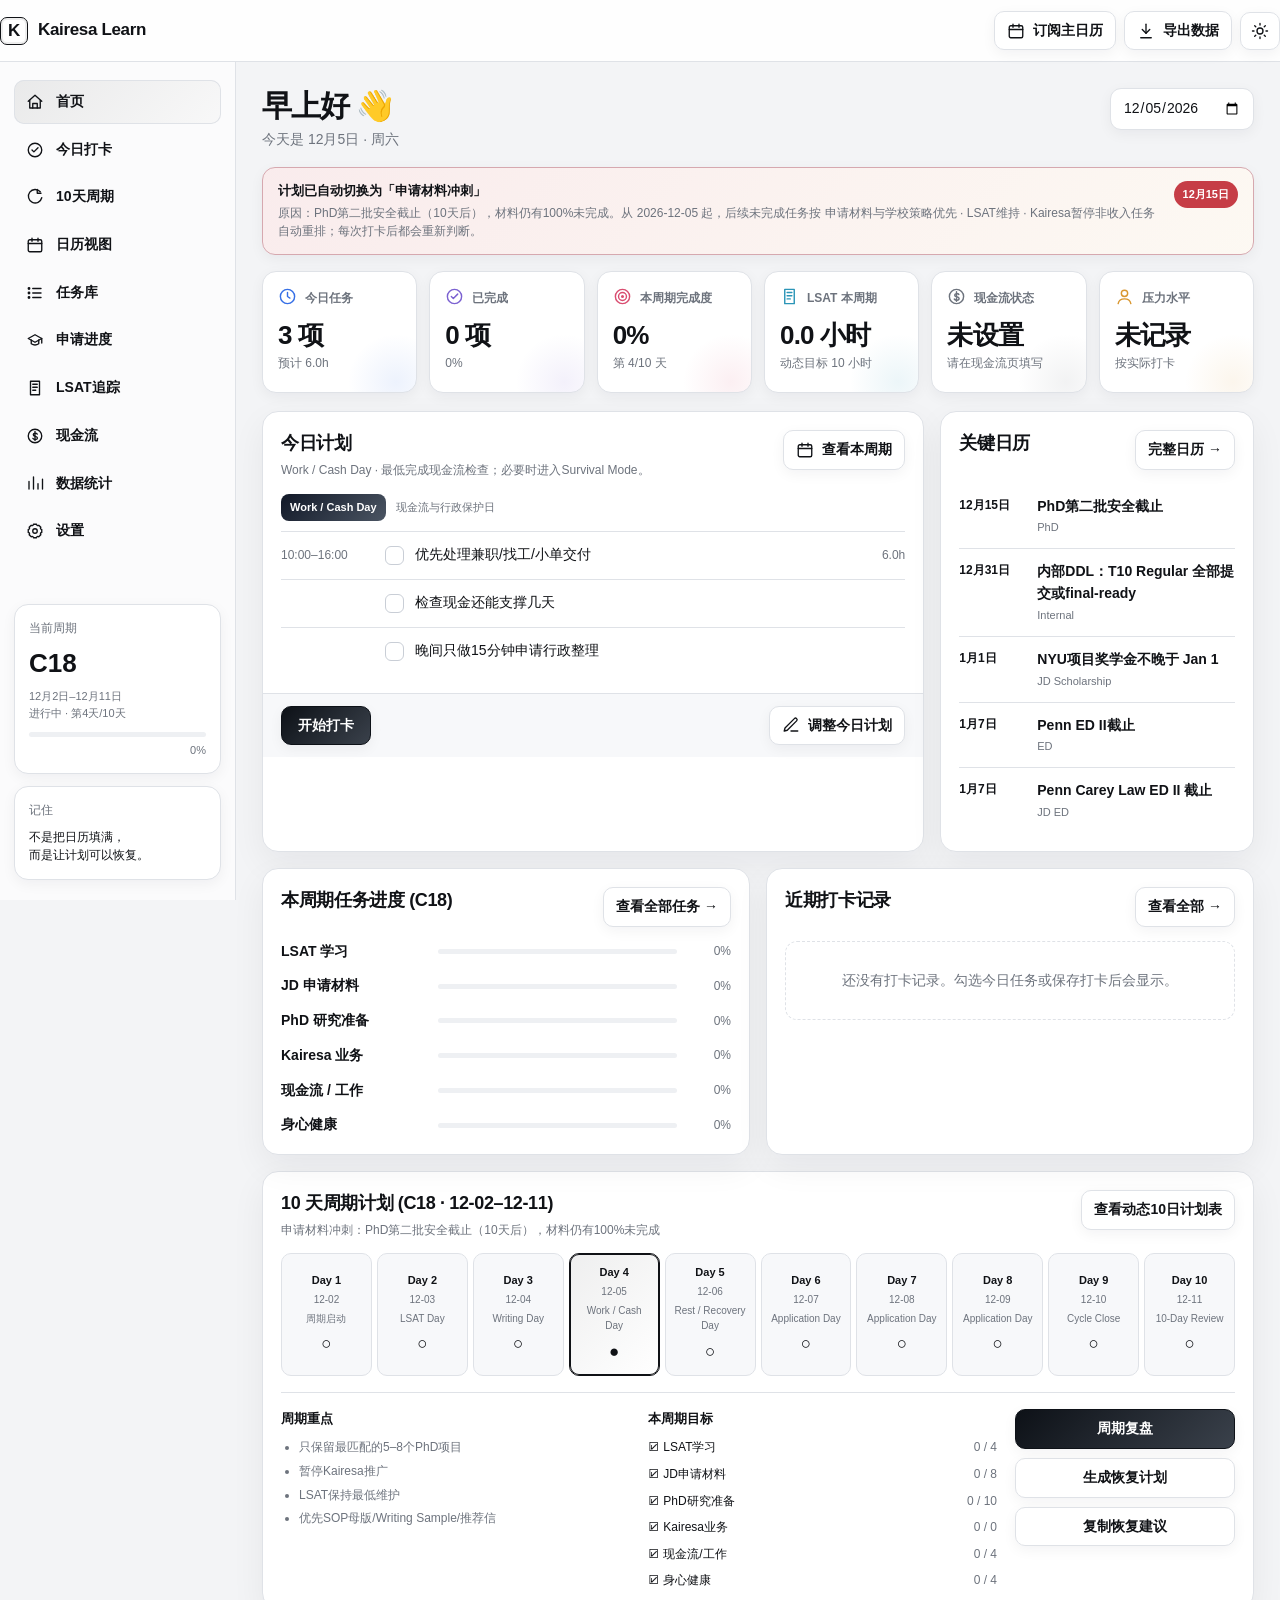
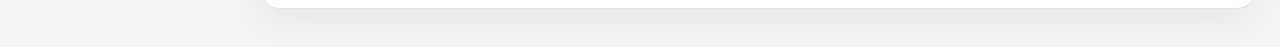
<file: index.html>
<!doctype html>
<html lang="zh-CN" data-theme="light">
<head>
  <meta charset="utf-8" />
  <meta name="viewport" content="width=device-width, initial-scale=1, viewport-fit=cover" />
  <meta name="theme-color" content="#f5f6f8" />
  <meta name="description" content="Kairesa Learn：JD / PhD / LSAT / 现金流与10天周期执行系统。" />
  <title>Kairesa Learn</title>
  <style>
    :root{
      --bg:#f3f4f6;--surface:#ffffff;--surface-2:#f7f8fa;--surface-3:#eef0f3;--text:#101216;--muted:#6d737d;--line:#dfe2e7;--line-strong:#c9ced6;
      --sidebar:#fbfbfc;--shadow:0 12px 34px rgba(17,24,39,.06);--shadow-soft:0 4px 14px rgba(17,24,39,.05);--black:#0d1117;--white:#fff;
      --blue:#356fe6;--violet:#7b61d1;--cyan:#2b95b7;--green:#39a86b;--orange:#d9962f;--rose:#d94d70;--danger:#c63d46;
      --grad:linear-gradient(135deg,#0e1116 0%,#3c424b 52%,#8f98a5 100%);--soft-grad:linear-gradient(135deg,rgba(13,17,23,.06),rgba(132,142,155,.03));
      --radius:16px;--radius-sm:11px;--header-h:62px;--sidebar-w:236px;
    }
    html[data-theme="dark"]{
      --bg:#0b0e12;--surface:#12161b;--surface-2:#171c22;--surface-3:#1f252d;--text:#f3f5f7;--muted:#9ca4af;--line:#2a313a;--line-strong:#3a434e;
      --sidebar:#0e1217;--shadow:0 16px 45px rgba(0,0,0,.28);--shadow-soft:0 5px 18px rgba(0,0,0,.22);--black:#f7f8fa;--white:#0b0e12;
      --grad:linear-gradient(135deg,#f7f8fa 0%,#a9b1bc 50%,#4a535f 100%);--soft-grad:linear-gradient(135deg,rgba(255,255,255,.06),rgba(255,255,255,.01));
    }
    *{box-sizing:border-box}
    html{scroll-behavior:smooth}
    body{margin:0;background:var(--bg);color:var(--text);font-family:Inter,-apple-system,BlinkMacSystemFont,"Segoe UI","PingFang SC","Hiragino Sans GB","Microsoft YaHei",sans-serif;font-size:14px;line-height:1.55;-webkit-font-smoothing:antialiased;overflow-x:hidden}
    button,input,select,textarea{font:inherit;color:inherit}
    button,a{touch-action:manipulation}
    a{color:inherit;text-decoration:none}
    button{border:0;background:none;cursor:pointer}
    .icon{width:18px;height:18px;display:inline-block;vertical-align:-3px;stroke:currentColor;fill:none;stroke-width:1.8;stroke-linecap:round;stroke-linejoin:round;flex:0 0 auto}
    .app{min-height:100vh}
    .topbar{height:var(--header-h);position:fixed;inset:0 0 auto 0;z-index:50;background:color-mix(in srgb,var(--surface) 88%,transparent);backdrop-filter:blur(18px);border-bottom:1px solid var(--line);display:flex;align-items:center;justify-content:space-between;padding:0 20px env(safe-area-inset-right) 0 calc(18px + env(safe-area-inset-left))}
    .brand{display:flex;align-items:center;gap:10px;font-weight:800;font-size:17px;letter-spacing:-.02em}
    .brandMark{width:28px;height:28px;border:1.5px solid var(--text);border-radius:7px;display:grid;place-items:center;font-weight:900;background:var(--surface);box-shadow:inset 0 0 0 2px color-mix(in srgb,var(--text) 7%,transparent)}
    .topActions{display:flex;align-items:center;gap:8px}
    .topBtn,.iconBtn,.softBtn,.primaryBtn,.dangerBtn{min-height:38px;border:1px solid var(--line);border-radius:10px;background:var(--surface);display:inline-flex;align-items:center;justify-content:center;gap:8px;padding:8px 12px;font-weight:650;box-shadow:var(--shadow-soft);transition:.18s ease}
    .topBtn:hover,.softBtn:hover,.iconBtn:hover{transform:translateY(-1px);border-color:var(--line-strong)}
    .iconBtn{width:40px;padding:0}
    .primaryBtn{background:linear-gradient(135deg,#0d1117,#3a414b);color:#fff;border-color:#0d1117;padding-inline:16px}
    html[data-theme="dark"] .primaryBtn{background:linear-gradient(135deg,#f4f5f7,#9aa3ae);color:#0d1117;border-color:#bfc6ce}
    .dangerBtn{color:var(--danger);border-color:color-mix(in srgb,var(--danger) 30%,var(--line));background:color-mix(in srgb,var(--danger) 7%,var(--surface))}
    .sidebar{position:fixed;top:var(--header-h);bottom:0;left:0;width:var(--sidebar-w);background:var(--sidebar);border-right:1px solid var(--line);padding:18px 14px calc(20px + env(safe-area-inset-bottom));z-index:40;display:flex;flex-direction:column;overflow:auto}
    .nav{display:grid;gap:4px}
    .navBtn{width:100%;display:flex;align-items:center;gap:12px;padding:11px 12px;border-radius:10px;color:var(--text);text-align:left;font-weight:600}
    .navBtn:hover{background:var(--surface-3)}
    .navBtn.active{background:linear-gradient(135deg,color-mix(in srgb,var(--text) 9%,var(--surface)),color-mix(in srgb,var(--text) 3%,var(--surface)));box-shadow:inset 0 0 0 1px var(--line)}
    .sidebarFoot{margin-top:auto;display:grid;gap:12px}
    .miniCard{border:1px solid var(--line);border-radius:14px;background:var(--surface);padding:14px;box-shadow:var(--shadow-soft)}
    .miniCard p{margin:0;color:var(--muted);font-size:12px}.miniCard .big{font-size:26px;font-weight:800;margin:5px 0}.tiny{font-size:11px;color:var(--muted)}
    .progressTrack{height:5px;border-radius:999px;background:var(--surface-3);overflow:hidden}.progressTrack>span{display:block;height:100%;background:var(--grad);border-radius:inherit;transition:width .3s ease}
    .main{margin-left:var(--sidebar-w);padding:calc(var(--header-h) + 26px) 26px 38px;min-height:100vh}
    .view{display:none;max-width:1380px;margin:0 auto}.view.active{display:block}
    .pageHead{display:flex;align-items:flex-start;justify-content:space-between;gap:20px;margin-bottom:20px}.pageHead h1{font-size:30px;line-height:1.2;margin:0 0 5px;letter-spacing:-.035em}.pageHead p{margin:0;color:var(--muted)}
    .datePick{height:42px;border:1px solid var(--line);background:var(--surface);border-radius:11px;padding:0 12px;box-shadow:var(--shadow-soft)}
    .kpiGrid{display:grid;grid-template-columns:repeat(6,minmax(0,1fr));gap:12px;margin-bottom:18px}
    .kpi{background:var(--surface);border:1px solid var(--line);border-radius:14px;padding:15px;min-height:122px;box-shadow:var(--shadow-soft);position:relative;overflow:hidden}
    .kpi:after{content:"";position:absolute;right:-30px;bottom:-40px;width:100px;height:100px;border-radius:50%;background:radial-gradient(circle,color-mix(in srgb,var(--accent,var(--text)) 9%,transparent),transparent 68%)}
    .kpiHead{display:flex;align-items:center;gap:8px;color:var(--muted);font-size:12px;font-weight:650}.metricIcon{color:var(--accent,var(--text))}.metricIcon .icon{width:19px;height:19px}
    .kpiValue{font-size:26px;font-weight:820;line-height:1.1;margin:12px 0 5px;letter-spacing:-.03em}.kpiSub{font-size:12px;color:var(--muted)}
    .grid{display:grid;gap:16px}.mainGrid{grid-template-columns:minmax(0,1.9fr) minmax(290px,.9fr)}.two{grid-template-columns:repeat(2,minmax(0,1fr))}.three{grid-template-columns:repeat(3,minmax(0,1fr))}
    .panel{background:var(--surface);border:1px solid var(--line);border-radius:var(--radius);box-shadow:var(--shadow);overflow:hidden}.panelPad{padding:18px}.panelFooter{padding:12px 18px;border-top:1px solid var(--line);display:flex;align-items:center;justify-content:space-between;gap:10px;background:var(--surface-2)}
    .sectionTitle{display:flex;align-items:flex-start;justify-content:space-between;gap:12px;margin-bottom:14px}.sectionTitle h2,.sectionTitle h3{margin:0;font-size:18px;letter-spacing:-.02em}.sectionTitle p{margin:3px 0 0;color:var(--muted);font-size:12px}
    .badge{display:inline-flex;align-items:center;gap:7px;border-radius:8px;padding:5px 9px;background:linear-gradient(135deg,#111827,#4b5563);color:white;font-size:11px;font-weight:700}.badge.soft{background:var(--surface-3);color:var(--text);border:1px solid var(--line)}
    .planList{border-top:1px solid var(--line)}.planRow{display:grid;grid-template-columns:92px 26px minmax(0,1fr) 48px;align-items:center;gap:8px;padding:11px 0;border-bottom:1px solid var(--line);cursor:pointer}.planRow:last-child{border-bottom:0}.planRow .time{font-variant-numeric:tabular-nums;color:var(--muted);font-size:12px}.taskCheck{appearance:none;width:19px;height:19px;border:1.5px solid var(--line-strong);border-radius:6px;background:var(--surface);position:relative}.taskCheck:checked{background:var(--text);border-color:var(--text)}.taskCheck:checked:after{content:"✓";position:absolute;color:var(--surface);font-size:12px;inset:0;display:grid;place-items:center;font-weight:900}.taskText{min-width:0}.taskText.done{text-decoration:line-through;color:var(--muted)}.taskDur{text-align:right;color:var(--muted);font-size:12px}
    .calendarList{display:grid}.calendarItem{display:grid;grid-template-columns:66px minmax(0,1fr);gap:12px;padding:12px 0;border-bottom:1px solid var(--line)}.calendarItem:last-child{border-bottom:0}.calendarDate{font-weight:750;font-size:12px}.calendarLabel{font-weight:700}.calendarMeta{font-size:11px;color:var(--muted);margin-top:2px}
    .progressRows{display:grid;gap:13px}.progressRow{display:grid;grid-template-columns:145px minmax(0,1fr) 42px;align-items:center;gap:12px}.progressLabel{display:flex;align-items:center;gap:8px;font-weight:620}.progressBar{height:5px;border-radius:999px;background:var(--surface-3);overflow:hidden}.progressBar span{display:block;height:100%;border-radius:inherit;background:var(--accent,var(--grad));transition:width .35s}.progressPct{text-align:right;color:var(--muted);font-size:12px}
    .logs{display:grid}.logItem{padding:11px 0;border-bottom:1px solid var(--line);display:grid;grid-template-columns:minmax(0,1fr) auto;gap:10px}.logItem:last-child{border-bottom:0}.logMain strong{display:block}.logMain span{color:var(--muted);font-size:12px}.statusDot{display:inline-flex;align-items:center;gap:6px;font-size:11px;color:var(--muted)}.statusDot:after{content:"";width:7px;height:7px;border-radius:50%;background:var(--dot,var(--green))}
    .cyclePanel{margin-top:16px}.days{display:grid;grid-template-columns:repeat(10,minmax(78px,1fr));gap:5px}.dayCard{border:1px solid var(--line);border-radius:10px;padding:10px 8px;text-align:center;background:var(--surface-2);cursor:pointer;min-height:96px;transition:.15s}.dayCard:hover{transform:translateY(-1px)}.dayCard.active{border-color:var(--text);box-shadow:inset 0 0 0 1px var(--text);background:linear-gradient(135deg,color-mix(in srgb,var(--text) 7%,var(--surface)),var(--surface))}.dayCard.done{background:color-mix(in srgb,var(--green) 8%,var(--surface))}.dayCard .dayNum{font-weight:750;font-size:11px}.dayCard .dayDate,.dayCard .dayType{font-size:10px;color:var(--muted);margin-top:3px}.dayMark{font-size:17px;margin-top:5px}.cycleBottom{display:grid;grid-template-columns:1fr 1fr 220px;gap:18px;border-top:1px solid var(--line);margin-top:16px;padding-top:16px}.cycleBottom h3{font-size:13px;margin:0 0 9px}.list{margin:0;padding-left:18px;color:var(--muted);font-size:12px}.list li{margin:5px 0}.goalList{display:grid;gap:8px}.goalItem{display:grid;grid-template-columns:minmax(0,1fr) auto;gap:8px;font-size:12px}.goalItem span:last-child{color:var(--muted)}.sideActions{display:grid;align-content:start;gap:9px}
    .formGrid{display:grid;grid-template-columns:repeat(3,minmax(0,1fr));gap:12px}.field{display:grid;gap:6px}.field.full{grid-column:1/-1}.field label{font-size:12px;color:var(--muted);font-weight:650}.field input,.field select,.field textarea{width:100%;border:1px solid var(--line);background:var(--surface-2);border-radius:10px;padding:10px 11px;outline:none;min-height:42px}.field textarea{min-height:88px;resize:vertical}.field input:focus,.field select:focus,.field textarea:focus{border-color:var(--text);box-shadow:0 0 0 3px color-mix(in srgb,var(--text) 8%,transparent)}
    .formActions{display:flex;gap:10px;align-items:center;flex-wrap:wrap;margin-top:14px}.hint{font-size:11px;color:var(--muted)}
    .tabs{display:flex;gap:6px;overflow:auto;padding-bottom:2px;margin-bottom:14px}.tab{white-space:nowrap;border:1px solid var(--line);background:var(--surface);padding:8px 12px;border-radius:9px;font-weight:650;font-size:12px}.tab.active{background:var(--text);color:var(--surface);border-color:var(--text)}
    .tableWrap{overflow:auto;border:1px solid var(--line);border-radius:12px}.dataTable{width:100%;border-collapse:collapse;min-width:840px}.dataTable th,.dataTable td{padding:12px;border-bottom:1px solid var(--line);text-align:left;vertical-align:top}.dataTable th{position:sticky;top:0;background:var(--surface-2);z-index:1;font-size:11px;color:var(--muted);text-transform:uppercase;letter-spacing:.05em}.dataTable td{font-size:12px}.dataTable tr:last-child td{border-bottom:0}.dataTable select{border:1px solid var(--line);background:var(--surface-2);border-radius:8px;padding:7px}
    .timeline{display:grid}.timelineItem{display:grid;grid-template-columns:92px 12px minmax(0,1fr);gap:12px;position:relative;padding-bottom:18px}.timelineItem:before{content:"";position:absolute;left:97px;top:12px;bottom:-2px;width:1px;background:var(--line)}.timelineItem:last-child:before{display:none}.timelineDot{width:9px;height:9px;border-radius:50%;background:var(--text);margin-top:5px;z-index:1}.timelineText strong{display:block}.timelineText span{font-size:11px;color:var(--muted)}
    .statHero{display:flex;align-items:flex-end;justify-content:space-between;gap:15px;padding:18px;border:1px solid var(--line);border-radius:14px;background:var(--soft-grad)}.statHero .big{font-size:38px;font-weight:850;line-height:1}.statHero p{margin:5px 0 0;color:var(--muted)}
    .cashEditor{display:grid;grid-template-columns:repeat(4,minmax(0,1fr));gap:12px}.runwayCard{padding:18px;border-radius:14px;background:linear-gradient(135deg,#0c1016,#3e4651);color:white;min-height:164px;display:flex;flex-direction:column;justify-content:space-between}.runwayCard .big{font-size:36px;font-weight:850}.runwayCard p{margin:0;color:#cbd1d8}.runwayMeta{display:flex;justify-content:space-between;font-size:11px;color:#cbd1d8}
    .scoreChart{width:100%;height:220px;border:1px solid var(--line);border-radius:12px;background:var(--surface-2);overflow:hidden}.scoreChart svg{width:100%;height:100%}.scoreAxis{stroke:var(--line);stroke-width:1}.scoreLine{fill:none;stroke:var(--blue);stroke-width:3}.scorePoint{fill:var(--surface);stroke:var(--blue);stroke-width:3}.scoreText{fill:var(--muted);font-size:10px}
    .modal{position:fixed;inset:0;z-index:100;display:none;align-items:center;justify-content:center;padding:18px;background:rgba(0,0,0,.52);backdrop-filter:blur(8px)}.modal.open{display:flex}.modalCard{width:min(760px,100%);max-height:min(88vh,860px);overflow:auto;background:var(--surface);border:1px solid var(--line);border-radius:18px;box-shadow:0 30px 80px rgba(0,0,0,.3)}.modalHead{position:sticky;top:0;z-index:2;background:var(--surface);display:flex;justify-content:space-between;align-items:center;padding:16px 18px;border-bottom:1px solid var(--line)}.modalHead h2{margin:0;font-size:18px}.modalBody{padding:18px}.closeBtn{width:38px;height:38px;border:1px solid var(--line);border-radius:10px;background:var(--surface-2);font-size:21px}
    .toast{position:fixed;z-index:200;left:50%;bottom:calc(22px + env(safe-area-inset-bottom));transform:translateX(-50%);background:var(--text);color:var(--surface);padding:10px 15px;border-radius:999px;box-shadow:var(--shadow);font-weight:700;font-size:12px;animation:toastIn .2s ease}@keyframes toastIn{from{opacity:0;transform:translate(-50%,8px)}to{opacity:1;transform:translate(-50%,0)}}
    .empty{padding:28px;text-align:center;color:var(--muted);border:1px dashed var(--line);border-radius:12px}.search{min-width:220px;border:1px solid var(--line);background:var(--surface);border-radius:10px;padding:10px 12px}.notice{padding:12px 14px;border-radius:11px;border:1px solid var(--line);background:var(--surface-2);color:var(--muted);font-size:12px}.notice strong{color:var(--text)}
    .modeBanner{display:none;margin:-4px 0 16px;padding:13px 15px;border:1px solid color-mix(in srgb,var(--danger) 35%,var(--line));border-radius:13px;background:linear-gradient(135deg,color-mix(in srgb,var(--danger) 10%,var(--surface)),color-mix(in srgb,var(--orange) 6%,var(--surface)));box-shadow:var(--shadow-soft)}.modeBanner.show{display:flex;align-items:flex-start;justify-content:space-between;gap:16px}.modeBannerTitle{font-weight:800;font-size:13px}.modeBannerText{margin-top:3px;color:var(--muted);font-size:12px}.modePill{white-space:nowrap;display:inline-flex;align-items:center;border-radius:999px;padding:5px 9px;background:var(--danger);color:#fff;font-size:11px;font-weight:800}
    .mobileNav,.menuBtn{display:none}
    @media(max-width:1180px){.kpiGrid{grid-template-columns:repeat(3,1fr)}.mainGrid{grid-template-columns:minmax(0,1.6fr) minmax(280px,1fr)}.days{grid-template-columns:repeat(5,1fr)}.cycleBottom{grid-template-columns:1fr 1fr}.sideActions{grid-column:1/-1;grid-template-columns:repeat(3,1fr)}.cashEditor{grid-template-columns:repeat(2,1fr)}}
    @media(max-width:900px){
      :root{--header-h:58px}.topbar{padding:0 12px}.topBtn span{display:none}.menuBtn{display:inline-flex}.sidebar{transform:translateX(-102%);transition:.22s ease;box-shadow:25px 0 55px rgba(0,0,0,.15);top:var(--header-h);width:min(82vw,290px)}.sidebar.open{transform:translateX(0)}.main{margin-left:0;padding:calc(var(--header-h) + 18px) 14px calc(88px + env(safe-area-inset-bottom))}.pageHead{align-items:center}.pageHead h1{font-size:25px}.kpiGrid{grid-template-columns:repeat(3,minmax(155px,1fr));overflow:auto;padding-bottom:4px;scroll-snap-type:x proximity}.kpi{scroll-snap-align:start}.mainGrid,.two,.three{grid-template-columns:1fr}.days{display:flex;overflow:auto;scroll-snap-type:x mandatory}.dayCard{min-width:98px;scroll-snap-align:start}.formGrid{grid-template-columns:repeat(2,1fr)}.mobileNav{position:fixed;z-index:45;display:grid;grid-template-columns:repeat(5,1fr);left:10px;right:10px;bottom:calc(8px + env(safe-area-inset-bottom));background:color-mix(in srgb,var(--surface) 90%,transparent);backdrop-filter:blur(18px);border:1px solid var(--line);border-radius:16px;box-shadow:0 12px 34px rgba(0,0,0,.16);padding:6px}.mobileNav button{display:grid;place-items:center;gap:2px;min-height:52px;border-radius:11px;color:var(--muted);font-size:10px}.mobileNav button.active{background:var(--surface-3);color:var(--text)}.mobileNav .icon{width:20px;height:20px}.cycleBottom{grid-template-columns:1fr}.sideActions{grid-template-columns:1fr}.cashEditor{grid-template-columns:1fr 1fr}.panelPad{padding:15px}.calendarItem{grid-template-columns:58px 1fr}}
    @media(max-width:580px){.brand span:last-child{font-size:15px}.pageHead{align-items:flex-start}.pageHead .datePick{max-width:145px}.kpiGrid{grid-template-columns:repeat(6,155px)}.kpi{min-height:112px;padding:13px}.planRow{grid-template-columns:70px 24px minmax(0,1fr) 34px;gap:6px}.formGrid{grid-template-columns:1fr}.progressRow{grid-template-columns:112px minmax(0,1fr) 38px}.cycleBottom{gap:14px}.cashEditor{grid-template-columns:1fr}.topActions .topBtn:nth-child(2){display:none}.modal{padding:8px}.modalCard{max-height:94vh;border-radius:16px}.tableWrap{margin-inline:-15px;border-left:0;border-right:0;border-radius:0}.sectionTitle{align-items:center}.sectionTitle h2{font-size:17px}}
    @media(prefers-reduced-motion:reduce){*{scroll-behavior:auto!important;transition:none!important;animation:none!important}}
  </style>
</head>
<body>
<svg aria-hidden="true" style="position:absolute;width:0;height:0;overflow:hidden">
  <symbol id="i-home" viewBox="0 0 24 24"><path d="m3 11 9-8 9 8"/><path d="M5 10v10h14V10"/><path d="M9 20v-6h6v6"/></symbol>
  <symbol id="i-check" viewBox="0 0 24 24"><circle cx="12" cy="12" r="9"/><path d="m8 12 2.5 2.5L16 9"/></symbol>
  <symbol id="i-cycle" viewBox="0 0 24 24"><path d="M20 7h-5V2"/><path d="M19 5a9 9 0 1 0 2 8"/></symbol>
  <symbol id="i-calendar" viewBox="0 0 24 24"><rect x="3" y="5" width="18" height="16" rx="2"/><path d="M8 3v4M16 3v4M3 10h18"/></symbol>
  <symbol id="i-list" viewBox="0 0 24 24"><path d="M9 6h11M9 12h11M9 18h11"/><circle cx="4" cy="6" r="1"/><circle cx="4" cy="12" r="1"/><circle cx="4" cy="18" r="1"/></symbol>
  <symbol id="i-school" viewBox="0 0 24 24"><path d="m3 10 9-5 9 5-9 5Z"/><path d="M7 12v5c3 2 7 2 10 0v-5"/><path d="M21 10v6"/></symbol>
  <symbol id="i-lsat" viewBox="0 0 24 24"><path d="M6 3h12v18H6z"/><path d="M9 7h6M9 11h6M9 15h4"/></symbol>
  <symbol id="i-cash" viewBox="0 0 24 24"><circle cx="12" cy="12" r="9"/><path d="M15 9.5c-.7-1-2-1.5-3.3-1.2-1.2.3-2 1.1-2 2.1 0 1.2 1.1 1.7 2.8 2 1.7.4 2.8.9 2.8 2.2 0 1.1-1 2-2.7 2.1-1.5.1-2.7-.5-3.4-1.5M12 6v12"/></symbol>
  <symbol id="i-chart" viewBox="0 0 24 24"><path d="M4 20V10M10 20V4M16 20v-7M22 20V7"/></symbol>
  <symbol id="i-settings" viewBox="0 0 24 24"><circle cx="12" cy="12" r="3"/><path d="M19.4 15a1.7 1.7 0 0 0 .3 1.9l.1.1-2.8 2.8-.1-.1a1.7 1.7 0 0 0-1.9-.3 1.7 1.7 0 0 0-1 1.6V21h-4v-.1A1.7 1.7 0 0 0 9 19.4a1.7 1.7 0 0 0-1.9.3l-.1.1L4.2 17l.1-.1a1.7 1.7 0 0 0 .3-1.9A1.7 1.7 0 0 0 3 14H3v-4h.1A1.7 1.7 0 0 0 4.6 9a1.7 1.7 0 0 0-.3-1.9L4.2 7 7 4.2l.1.1A1.7 1.7 0 0 0 9 4.6 1.7 1.7 0 0 0 10 3h4a1.7 1.7 0 0 0 1 1.6 1.7 1.7 0 0 0 1.9-.3l.1-.1L19.8 7l-.1.1a1.7 1.7 0 0 0-.3 1.9 1.7 1.7 0 0 0 1.6 1H21v4h-.1a1.7 1.7 0 0 0-1.5 1Z"/></symbol>
  <symbol id="i-download" viewBox="0 0 24 24"><path d="M12 3v12"/><path d="m7 10 5 5 5-5"/><path d="M5 21h14"/></symbol>
  <symbol id="i-sun" viewBox="0 0 24 24"><circle cx="12" cy="12" r="4"/><path d="M12 2v2M12 20v2M4.93 4.93l1.41 1.41M17.66 17.66l1.41 1.41M2 12h2M20 12h2M4.93 19.07l1.41-1.41M17.66 6.34l1.41-1.41"/></symbol>
  <symbol id="i-moon" viewBox="0 0 24 24"><path d="M21 14.4A8.5 8.5 0 0 1 9.6 3 8.5 8.5 0 1 0 21 14.4Z"/></symbol>
  <symbol id="i-menu" viewBox="0 0 24 24"><path d="M4 7h16M4 12h16M4 17h16"/></symbol>
  <symbol id="i-x" viewBox="0 0 24 24"><path d="m6 6 12 12M18 6 6 18"/></symbol>
  <symbol id="i-edit" viewBox="0 0 24 24"><path d="M12 20h9"/><path d="M16.5 3.5a2.1 2.1 0 0 1 3 3L7 19l-4 1 1-4Z"/></symbol>
  <symbol id="i-clock" viewBox="0 0 24 24"><circle cx="12" cy="12" r="9"/><path d="M12 7v5l3 2"/></symbol>
  <symbol id="i-target" viewBox="0 0 24 24"><circle cx="12" cy="12" r="9"/><circle cx="12" cy="12" r="5"/><circle cx="12" cy="12" r="1"/></symbol>
  <symbol id="i-user" viewBox="0 0 24 24"><circle cx="12" cy="8" r="4"/><path d="M4 21c.8-4 3.6-6 8-6s7.2 2 8 6"/></symbol>
</svg>
<div class="app">
  <header class="topbar">
    <div style="display:flex;align-items:center;gap:8px">
      <button class="iconBtn menuBtn" id="menuBtn" aria-label="打开菜单"><svg class="icon"><use href="#i-menu"/></svg></button>
      <a class="brand" href="#home" data-view-link="home"><span class="brandMark">K</span><span>Kairesa Learn</span></a>
    </div>
    <div class="topActions">
      <a class="topBtn" id="webcalTop" href="#"><svg class="icon"><use href="#i-calendar"/></svg><span>订阅主日历</span></a>
      <button class="topBtn" id="exportTop"><svg class="icon"><use href="#i-download"/></svg><span>导出数据</span></button>
      <button class="iconBtn" id="themeToggle" aria-label="切换亮暗模式"><svg class="icon"><use href="#i-sun"/></svg></button>
    </div>
  </header>
  <aside class="sidebar" id="sidebar">
    <nav class="nav" id="sideNav">
      <button class="navBtn active" data-view="home"><svg class="icon"><use href="#i-home"/></svg>首页</button>
      <button class="navBtn" data-view="checkin"><svg class="icon"><use href="#i-check"/></svg>今日打卡</button>
      <button class="navBtn" data-view="cycles"><svg class="icon"><use href="#i-cycle"/></svg>10天周期</button>
      <button class="navBtn" data-view="calendar"><svg class="icon"><use href="#i-calendar"/></svg>日历视图</button>
      <button class="navBtn" data-view="tasks"><svg class="icon"><use href="#i-list"/></svg>任务库</button>
      <button class="navBtn" data-view="applications"><svg class="icon"><use href="#i-school"/></svg>申请进度</button>
      <button class="navBtn" data-view="lsat"><svg class="icon"><use href="#i-lsat"/></svg>LSAT追踪</button>
      <button class="navBtn" data-view="cash"><svg class="icon"><use href="#i-cash"/></svg>现金流</button>
      <button class="navBtn" data-view="stats"><svg class="icon"><use href="#i-chart"/></svg>数据统计</button>
      <button class="navBtn" data-view="settings"><svg class="icon"><use href="#i-settings"/></svg>设置</button>
    </nav>
    <div class="sidebarFoot">
      <div class="miniCard" id="sideCycle"></div>
      <div class="miniCard"><p>记住</p><div style="font-size:12px;margin-top:8px">不是把日历填满，<br>而是让计划可以恢复。</div></div>
    </div>
  </aside>
  <main class="main">
    <section class="view active" data-view-panel="home">
      <div class="pageHead"><div><h1 id="greeting">下午好 👋</h1><p id="todayLabel">今天是 —</p></div><input class="datePick globalDate" type="date" /></div>
      <div class="modeBanner" id="homeModeBanner"></div>
      <div class="kpiGrid" id="homeKpis"></div>
      <div class="grid mainGrid">
        <article class="panel"><div class="panelPad"><div class="sectionTitle"><div><h2>今日计划</h2><p id="todayPlanMeta">加载中</p></div><button class="softBtn" data-view-jump="cycles"><svg class="icon"><use href="#i-calendar"/></svg>查看本周期</button></div><div id="todayPlan"></div></div><div class="panelFooter"><button class="primaryBtn" data-view-jump="checkin">开始打卡</button><button class="softBtn" id="editToday"><svg class="icon"><use href="#i-edit"/></svg>调整今日计划</button></div></article>
        <aside class="panel"><div class="panelPad"><div class="sectionTitle"><h2>关键日历</h2><button class="softBtn" data-view-jump="calendar">完整日历 →</button></div><div class="calendarList" id="homeEvents"></div></div></aside>
      </div>
      <div class="grid two" style="margin-top:16px">
        <article class="panel"><div class="panelPad"><div class="sectionTitle"><h2>本周期任务进度 <span id="homeCycleName"></span></h2><button class="softBtn" data-view-jump="tasks">查看全部任务 →</button></div><div class="progressRows" id="homeProgress"></div></div></article>
        <article class="panel"><div class="panelPad"><div class="sectionTitle"><h2>近期打卡记录</h2><button class="softBtn" data-view-jump="stats">查看全部 →</button></div><div class="logs" id="homeLogs"></div></div></article>
      </div>
      <article class="panel cyclePanel"><div class="panelPad"><div class="sectionTitle"><div><h2>10 天周期计划 <span id="homeCycleRange"></span></h2><p id="homeCycleFocus"></p></div><button class="softBtn" id="generate10DayHome">查看动态10日计划表</button></div><div class="days" id="homeCycleDays"></div><div class="cycleBottom"><div><h3>周期重点</h3><ul class="list" id="homeMust"></ul></div><div><h3>本周期目标</h3><div class="goalList" id="homeGoals"></div></div><div class="sideActions"><button class="primaryBtn" id="homeReview">周期复盘</button><button class="softBtn" id="homeRecovery">生成恢复计划</button><button class="softBtn" id="homeCopyAdvice">复制恢复建议</button></div></div></div></article>
    </section>

    <section class="view" data-view-panel="checkin">
      <div class="pageHead"><div><h1>今日打卡</h1><p>只显示当天任务相关字段；PT分数只在完整PT日出现。</p></div><input class="datePick globalDate" type="date" /></div>
      <div class="grid mainGrid">
        <article class="panel"><div class="panelPad"><div class="sectionTitle"><div><h2 id="checkinTitle">今日计划</h2><p id="checkinMeta"></p></div><button class="softBtn" id="clearDay">清空当天</button></div><div id="checkinTasks"></div></div></article>
        <aside class="panel"><div class="panelPad"><div class="sectionTitle"><h2>资金状态</h2><button class="softBtn" data-view-jump="cash">详细设置</button></div><div id="checkinCashMini"></div></div></aside>
      </div>
      <article class="panel" style="margin-top:16px"><div class="panelPad"><div class="sectionTitle"><div><h2>打卡表</h2><p>保存后首页、统计和恢复模式会立即更新。</p></div></div><form id="checkinForm"></form></div></article>
    </section>

    <section class="view" data-view-panel="cycles">
      <div class="pageHead"><div><h1>10天周期</h1><p>查看当前周期、生成详细10日计划表，并浏览全部25个周期。</p></div><input class="datePick globalDate" type="date" /></div>
      <div class="modeBanner" id="cycleModeBanner"></div>
      <article class="panel"><div class="panelPad"><div class="sectionTitle"><div><h2 id="cycleViewTitle">当前周期</h2><p id="cycleViewMeta"></p></div><div style="display:flex;gap:8px;flex-wrap:wrap"><button class="primaryBtn" id="generate10Day">查看动态10日计划表</button><button class="softBtn" id="generateRecoveryCycle">生成恢复日历</button></div></div><div class="days" id="cycleViewDays"></div><div id="cycleViewDetail" style="margin-top:16px"></div></div></article>
      <article class="panel" style="margin-top:16px"><div class="panelPad"><div class="sectionTitle"><div><h2>全部25个周期</h2><p>点击周期展开详细目标和逐日安排。</p></div><input class="search" id="cycleSearch" placeholder="搜索 LSAT / JD / PhD / Kairesa" /></div><div id="allCycles"></div></div></article>
    </section>

    <section class="view" data-view-panel="calendar">
      <div class="pageHead"><div><h1>日历视图</h1><p>主日历订阅一次；恢复日历每10天或严重落后时手动生成。</p></div></div>
      <div class="grid two">
        <article class="panel"><div class="panelPad"><div class="sectionTitle"><h2>主日历</h2></div><p class="notice"><strong>包含：</strong>JD / LSAT / PhD硬节点、内部deadline、每个周期第9天收尾提醒和第10天复盘提醒。</p><code id="icsUrl" style="display:block;overflow-wrap:anywhere;margin:14px 0;padding:11px;border-radius:10px;background:var(--surface-2);border:1px solid var(--line)">plan.ics</code><div class="formActions"><a class="primaryBtn" id="webcalBtn" href="#">订阅主日历</a><a class="softBtn" href="plan.ics" download>下载plan.ics</a><button class="softBtn" id="copyIcs">复制地址</button></div></div></article>
        <article class="panel"><div class="panelPad"><div class="sectionTitle"><h2>恢复日历</h2></div><div id="recoverySummary"></div><div class="formActions"><button class="primaryBtn" id="makeRecovery">生成并打开/分享</button><button class="softBtn" id="downloadRecovery">下载ICS</button><button class="softBtn" id="previewRecovery">预览事件</button></div></div></article>
      </div>
      <article class="panel" style="margin-top:16px"><div class="panelPad"><div class="sectionTitle"><h2>完整关键时间线</h2><input class="search" id="timelineSearch" placeholder="搜索学校 / LSAT / ED" /></div><div class="timeline" id="fullTimeline"></div></div></article>
    </section>

    <section class="view" data-view-panel="tasks">
      <div class="pageHead"><div><h1>任务库</h1><p>保留第一版的信息密度：周期目标、逐日任务、完成情况和分类进度。</p></div></div>
      <div class="tabs" id="taskTabs"><button class="tab active" data-filter="all">全部</button><button class="tab" data-filter="current">当前周期</button><button class="tab" data-filter="incomplete">未完成</button><button class="tab" data-filter="lsat">LSAT</button><button class="tab" data-filter="application">申请</button><button class="tab" data-filter="cash">现金流</button></div>
      <article class="panel"><div class="panelPad"><div id="taskLibrary"></div></div></article>
    </section>

    <section class="view" data-view-panel="applications">
      <div class="pageHead"><div><h1>申请进度</h1><p>JD T10/实际11所、内部提交线、材料清单和PhD安全节点。</p></div></div>
      <div class="grid two">
        <article class="panel"><div class="panelPad"><div class="sectionTitle"><h2>申请材料</h2><span class="badge soft" id="materialPct">0%</span></div><div id="materialList"></div></div></article>
        <article class="panel"><div class="panelPad"><div class="sectionTitle"><h2>内部节奏</h2></div><div class="calendarList" id="internalMilestones"></div></div></article>
      </div>
      <article class="panel" style="margin-top:16px"><div class="panelPad"><div class="sectionTitle"><div><h2>JD T10 / 实际11所</h2><p>Fall 2027官方页面更新后需逐校复核。</p></div></div><div class="tableWrap"><table class="dataTable" id="schoolTable"></table></div></div></article>
    </section>

    <section class="view" data-view-panel="lsat">
      <div class="pageHead"><div><h1>LSAT追踪</h1><p>日常记录学习小时、错题和正确率；完整PT才记录PT分数。</p></div></div>
      <div class="kpiGrid" id="lsatKpis"></div>
      <div class="grid two">
        <article class="panel"><div class="panelPad"><div class="sectionTitle"><h2>PT趋势</h2><button class="softBtn" data-view-jump="checkin">记录新数据</button></div><div class="scoreChart" id="scoreChart"></div></div></article>
        <article class="panel"><div class="panelPad"><div class="sectionTitle"><h2>考试节点</h2></div><div class="calendarList" id="lsatEvents"></div></div></article>
      </div>
      <article class="panel" style="margin-top:16px"><div class="panelPad"><div class="sectionTitle"><h2>LSAT记录</h2></div><div class="tableWrap"><table class="dataTable" id="lsatLogTable"></table></div></div></article>
    </section>

    <section class="view" data-view-panel="cash">
      <div class="pageHead"><div><h1>现金流</h1><p>可直接填写存款、必要月支出和收入；系统自动计算可支撑天数。</p></div></div>
      <div class="grid mainGrid">
        <div class="runwayCard" id="runwayCard"></div>
        <article class="panel"><div class="panelPad"><div class="sectionTitle"><h2>资金设置</h2><button class="softBtn" id="saveCash">保存</button></div><div class="cashEditor"><div class="field"><label>当前可用存款（USD）</label><input type="number" id="cashBalance" min="0" step="1"></div><div class="field"><label>每月必要支出（USD）</label><input type="number" id="monthlyEssential" min="1" step="1"></div><div class="field"><label>本月预计收入（USD）</label><input type="number" id="monthlyIncome" min="0" step="1"></div><div class="field"><label>10天工作目标（小时）</label><input type="number" id="workTarget" min="0" step="1"></div></div></div></article>
      </div>
      <div class="grid two" style="margin-top:16px"><article class="panel"><div class="panelPad"><div class="sectionTitle"><h2>现金流历史</h2></div><div class="tableWrap"><table class="dataTable" id="cashLogTable"></table></div></div></article><article class="panel"><div class="panelPad"><div class="sectionTitle"><h2>现金流规则</h2></div><div id="cashRules"></div></div></article></div>
    </section>

    <section class="view" data-view-panel="stats">
      <div class="pageHead"><div><h1>数据统计</h1><p>所有数值来自实际打卡，不使用静态占位数据。</p></div></div>
      <div class="kpiGrid" id="statsKpis"></div>
      <div class="grid two"><article class="panel"><div class="panelPad"><div class="sectionTitle"><h2>最近30天记录</h2></div><div class="tableWrap"><table class="dataTable" id="allLogsTable"></table></div></div></article><article class="panel"><div class="panelPad"><div class="sectionTitle"><h2>10天周期表现</h2></div><div class="progressRows" id="cycleStats"></div></div></article></div>
    </section>

    <section class="view" data-view-panel="settings">
      <div class="pageHead"><div><h1>设置</h1><p>主题、备份、导入和本地数据管理。</p></div></div>
      <div class="grid two">
        <article class="panel"><div class="panelPad"><div class="sectionTitle"><h2>外观</h2></div><div class="formActions"><button class="softBtn" id="setLight">亮色模式</button><button class="softBtn" id="setDark">暗色模式</button><button class="softBtn" id="useSystem">跟随系统</button></div></div></article>
        <article class="panel"><div class="panelPad"><div class="sectionTitle"><h2>数据</h2></div><div class="formActions"><button class="primaryBtn" id="exportJson">导出JSON</button><button class="softBtn" id="exportCsv">导出CSV</button><label class="softBtn" style="cursor:pointer">导入JSON<input type="file" id="importJson" accept="application/json" hidden></label><button class="dangerBtn" id="resetAll">清空全部数据</button></div><p class="hint" style="margin-top:12px">数据仅保存在当前浏览器。换设备前请导出JSON。</p></div></article>
      </div>
      <article class="panel" style="margin-top:16px"><div class="panelPad"><div class="sectionTitle"><h2>系统说明</h2></div><div class="notice"><strong>主日历：</strong>订阅一次，用于DDL和硬节点。<br><strong>网站：</strong>每天查看任务并打卡。<br><strong>恢复日历：</strong>每10天或严重落后时手动生成一次。<br><strong>PT分数：</strong>只有完整PT日才填写。</div></div></article>
    </section>
  </main>
  <nav class="mobileNav" id="mobileNav">
    <button class="active" data-view="home"><svg class="icon"><use href="#i-home"/></svg>首页</button><button data-view="checkin"><svg class="icon"><use href="#i-check"/></svg>打卡</button><button data-view="cycles"><svg class="icon"><use href="#i-cycle"/></svg>周期</button><button data-view="calendar"><svg class="icon"><use href="#i-calendar"/></svg>日历</button><button id="mobileMore"><svg class="icon"><use href="#i-menu"/></svg>更多</button>
  </nav>
</div>

<div class="modal" id="editModal" role="dialog" aria-modal="true"><div class="modalCard"><div class="modalHead"><h2>调整今日计划</h2><button class="closeBtn" data-close-modal><svg class="icon"><use href="#i-x"/></svg></button></div><div class="modalBody"><form id="editPlanForm"></form></div></div></div>
<div class="modal" id="planModal" role="dialog" aria-modal="true"><div class="modalCard" style="width:min(1040px,100%)"><div class="modalHead"><h2>10日计划表</h2><button class="closeBtn" data-close-modal><svg class="icon"><use href="#i-x"/></svg></button></div><div class="modalBody"><div id="generatedPlanTable"></div><div class="formActions"><button class="primaryBtn" id="exportPlanCsv">导出计划CSV</button><button class="softBtn" id="printPlan">打印/保存PDF</button></div></div></div></div>
<div class="modal" id="previewModal" role="dialog" aria-modal="true"><div class="modalCard"><div class="modalHead"><h2>恢复日历预览</h2><button class="closeBtn" data-close-modal><svg class="icon"><use href="#i-x"/></svg></button></div><div class="modalBody"><div id="recoveryPreview"></div></div></div></div>

<script>
const DATA = {"generated":"2026-06-15","timezone":"America/Los_Angeles","cycles":[{"id":"C01","start":"2026-06-15","end":"2026-06-24","title":"建立底盘","focus":"LSAT诊断、现金流计划、申请主线文件夹","mustComplete":["完成1套LSAT诊断PT","建立LSAC/学校/PhD资料文件夹","列出20个JD/PhD方向关键词","列出5个现金流岗位/兼职来源"],"days":[{"day":1,"date":"2026-06-15","type":"Planning","label":"C01 启动：确定本周期A类任务","time":"20:30–21:00","minimum":"10分钟选出A类任务即可。","tasks":["阅读本周期目标","从必须完成清单中选出3个A类任务","确认本周期是否需要恢复/现金流模式"]},{"day":2,"date":"2026-06-16","type":"LSAT","label":"LSAT专项训练日","time":"19:30–21:00","minimum":"最低90分钟；状态差则45分钟错题复盘。","tasks":["完成一个专项题组或RC passage组","复盘错题，不追求刷量","记录学习小时和错题数量"]},{"day":3,"date":"2026-06-17","type":"Writing","label":"申请/研究写作推进日","time":"19:30–21:00","minimum":"最低30分钟大纲/素材；不强迫产出字数。","tasks":["推进一个文档：PS/SOP/Resume/Why X/Writing Sample","只记录今天实际推进的文档","写不出来就做素材整理或大纲"]},{"day":4,"date":"2026-06-18","type":"Cash","label":"现金流与行政保护日","time":"10:00–16:00 / 晚间轻量","minimum":"最低完成现金流检查；必要时进入Survival Mode。","tasks":["优先处理兼职/找工/小单交付","检查现金还能支撑几天","晚间只做15分钟申请行政整理"]},{"day":5,"date":"2026-06-19","type":"LSAT","label":"LSAT专项训练日","time":"19:30–21:00","minimum":"最低90分钟；状态差则45分钟错题复盘。","tasks":["完成一个专项题组或RC passage组","复盘错题，不追求刷量","记录学习小时和错题数量"]},{"day":6,"date":"2026-06-20","type":"PT","label":"LSAT PT / 长计时块","time":"09:00–12:00","minimum":"如果不适合完整PT，改为2个计时题组 + 复盘。","tasks":["完整PT或同等强度分段模拟","只在今天填写PT分数","当天重点是复盘，不追加新任务"]},{"day":7,"date":"2026-06-21","type":"Rest","label":"完整自由日 / 恢复","time":"自由日","minimum":"不补债；只保留睡眠、吃饭、散步或轻量整理。","tasks":["不安排正式学习或公司任务","晚上可用10分钟看明日任务","如果有硬DDL，只做30分钟最低版本"]},{"day":8,"date":"2026-06-22","type":"Application","label":"申请材料/学校表行政日","time":"19:30–21:00","minimum":"最低核对/补齐1个申请阻塞项。","tasks":["核对学校要求、推荐信、CAS、成绩单或fee waiver","补齐一个可提交材料","把阻塞项写进10天总结"]},{"day":9,"date":"2026-06-23","type":"Close","label":"周期收尾：只清A类任务","time":"20:00–21:00","minimum":"只清1个A类任务。","tasks":["明天是10天总结","只清必须保留的A类任务","B/C类不补债，直接压缩或删除"]},{"day":10,"date":"2026-06-24","type":"Review","label":"10天总结 + 生成恢复计划","time":"20:30–21:00","minimum":"完成10天总结；不做新任务。","tasks":["完成本周期复盘","判断完成度/压力/现金流/LSAT状态","必要时生成下一周期恢复日历"]}]},{"id":"C02","start":"2026-06-25","end":"2026-07-04","title":"确定考试路线","focus":"LSAT基础训练与报名策略","mustComplete":["完成LR基础模块","决定August/September/October LSAT策略","设定每周工时上限","Kairesa服务一句话定位"],"days":[{"day":1,"date":"2026-06-25","type":"Planning","label":"C02 启动：确定本周期A类任务","time":"20:30–21:00","minimum":"10分钟选出A类任务即可。","tasks":["阅读本周期目标","从必须完成清单中选出3个A类任务","确认本周期是否需要恢复/现金流模式"]},{"day":2,"date":"2026-06-26","type":"LSAT","label":"LSAT专项训练日","time":"19:30–21:00","minimum":"最低90分钟；状态差则45分钟错题复盘。","tasks":["完成一个专项题组或RC passage组","复盘错题，不追求刷量","记录学习小时和错题数量"]},{"day":3,"date":"2026-06-27","type":"Writing","label":"申请/研究写作推进日","time":"19:30–21:00","minimum":"最低30分钟大纲/素材；不强迫产出字数。","tasks":["推进一个文档：PS/SOP/Resume/Why X/Writing Sample","只记录今天实际推进的文档","写不出来就做素材整理或大纲"]},{"day":4,"date":"2026-06-28","type":"Rest","label":"完整自由日 / 恢复","time":"自由日","minimum":"不补债；只保留睡眠、吃饭、散步或轻量整理。","tasks":["不安排正式学习或公司任务","晚上可用10分钟看明日任务","如果有硬DDL，只做30分钟最低版本"]},{"day":5,"date":"2026-06-29","type":"LSAT","label":"LSAT专项训练日","time":"19:30–21:00","minimum":"最低90分钟；状态差则45分钟错题复盘。","tasks":["完成一个专项题组或RC passage组","复盘错题，不追求刷量","记录学习小时和错题数量"]},{"day":6,"date":"2026-06-30","type":"DeepWork","label":"深度块：材料/研究集中推进","time":"09:00–12:00","minimum":"最低90分钟单点推进，不开新坑。","tasks":["完成本周期最重的一个材料任务","用90–180分钟连续推进","结束后写下下一步"]},{"day":7,"date":"2026-07-01","type":"Kairesa","label":"Kairesa最低可用推进","time":"13:00–15:00","minimum":"最低1个外联或1个可复用案例段落。","tasks":["只做能产生案例/客户/页面资产的任务","不做logo和无边界美化","记录外联数或完成资产"]},{"day":8,"date":"2026-07-02","type":"Application","label":"申请材料/学校表行政日","time":"19:30–21:00","minimum":"最低核对/补齐1个申请阻塞项。","tasks":["核对学校要求、推荐信、CAS、成绩单或fee waiver","补齐一个可提交材料","把阻塞项写进10天总结"]},{"day":9,"date":"2026-07-03","type":"Close","label":"周期收尾：只清A类任务","time":"20:00–21:00","minimum":"只清1个A类任务。","tasks":["明天是10天总结","只清必须保留的A类任务","B/C类不补债，直接压缩或删除"]},{"day":10,"date":"2026-07-04","type":"Review","label":"10天总结 + 生成恢复计划","time":"20:30–21:00","minimum":"完成10天总结；不做新任务。","tasks":["完成本周期复盘","判断完成度/压力/现金流/LSAT状态","必要时生成下一周期恢复日历"]}]},{"id":"C03","start":"2026-07-05","end":"2026-07-14","title":"LSAT LR核心","focus":"Assumption / Flaw / Strengthen","mustComplete":["完成至少120题LR","建立错题分类表","AI治理研究文献20篇初筛","保留现金流窗口"],"days":[{"day":1,"date":"2026-07-05","type":"Rest","label":"完整自由日 / 恢复","time":"自由日","minimum":"不补债；只保留睡眠、吃饭、散步或轻量整理。","tasks":["不安排正式学习或公司任务","晚上可用10分钟看明日任务","如果有硬DDL，只做30分钟最低版本"]},{"day":2,"date":"2026-07-06","type":"LSAT","label":"LSAT专项训练日","time":"19:30–21:00","minimum":"最低90分钟；状态差则45分钟错题复盘。","tasks":["完成一个专项题组或RC passage组","复盘错题，不追求刷量","记录学习小时和错题数量"]},{"day":3,"date":"2026-07-07","type":"Writing","label":"申请/研究写作推进日","time":"19:30–21:00","minimum":"最低30分钟大纲/素材；不强迫产出字数。","tasks":["推进一个文档：PS/SOP/Resume/Why X/Writing Sample","只记录今天实际推进的文档","写不出来就做素材整理或大纲"]},{"day":4,"date":"2026-07-08","type":"Cash","label":"现金流与行政保护日","time":"10:00–16:00 / 晚间轻量","minimum":"最低完成现金流检查；必要时进入Survival Mode。","tasks":["优先处理兼职/找工/小单交付","检查现金还能支撑几天","晚间只做15分钟申请行政整理"]},{"day":5,"date":"2026-07-09","type":"LSAT","label":"LSAT专项训练日","time":"19:30–21:00","minimum":"最低90分钟；状态差则45分钟错题复盘。","tasks":["完成一个专项题组或RC passage组","复盘错题，不追求刷量","记录学习小时和错题数量"]},{"day":6,"date":"2026-07-10","type":"DeepWork","label":"深度块：材料/研究集中推进","time":"09:00–12:00","minimum":"最低90分钟单点推进，不开新坑。","tasks":["完成本周期最重的一个材料任务","用90–180分钟连续推进","结束后写下下一步"]},{"day":7,"date":"2026-07-11","type":"Kairesa","label":"Kairesa最低可用推进","time":"13:00–15:00","minimum":"最低1个外联或1个可复用案例段落。","tasks":["只做能产生案例/客户/页面资产的任务","不做logo和无边界美化","记录外联数或完成资产"]},{"day":8,"date":"2026-07-12","type":"Rest","label":"完整自由日 / 恢复","time":"自由日","minimum":"不补债；只保留睡眠、吃饭、散步或轻量整理。","tasks":["不安排正式学习或公司任务","晚上可用10分钟看明日任务","如果有硬DDL，只做30分钟最低版本"]},{"day":9,"date":"2026-07-13","type":"Close","label":"周期收尾：只清A类任务","time":"20:00–21:00","minimum":"只清1个A类任务。","tasks":["明天是10天总结","只清必须保留的A类任务","B/C类不补债，直接压缩或删除"]},{"day":10,"date":"2026-07-14","type":"Review","label":"10天总结 + 生成恢复计划","time":"20:30–21:00","minimum":"完成10天总结；不做新任务。","tasks":["完成本周期复盘","判断完成度/压力/现金流/LSAT状态","必要时生成下一周期恢复日历"]}]},{"id":"C04","start":"2026-07-15","end":"2026-07-24","title":"LSAT RC核心","focus":"阅读结构与速度","mustComplete":["完成20篇RC passage","总结3类文章结构","研究文章详细大纲","列出10个潜在推荐人/导师/教授"],"days":[{"day":1,"date":"2026-07-15","type":"Planning","label":"C04 启动：确定本周期A类任务","time":"20:30–21:00","minimum":"10分钟选出A类任务即可。","tasks":["阅读本周期目标","从必须完成清单中选出3个A类任务","确认本周期是否需要恢复/现金流模式"]},{"day":2,"date":"2026-07-16","type":"LSAT","label":"LSAT专项训练日","time":"19:30–21:00","minimum":"最低90分钟；状态差则45分钟错题复盘。","tasks":["完成一个专项题组或RC passage组","复盘错题，不追求刷量","记录学习小时和错题数量"]},{"day":3,"date":"2026-07-17","type":"Writing","label":"申请/研究写作推进日","time":"19:30–21:00","minimum":"最低30分钟大纲/素材；不强迫产出字数。","tasks":["推进一个文档：PS/SOP/Resume/Why X/Writing Sample","只记录今天实际推进的文档","写不出来就做素材整理或大纲"]},{"day":4,"date":"2026-07-18","type":"Cash","label":"现金流与行政保护日","time":"10:00–16:00 / 晚间轻量","minimum":"最低完成现金流检查；必要时进入Survival Mode。","tasks":["优先处理兼职/找工/小单交付","检查现金还能支撑几天","晚间只做15分钟申请行政整理"]},{"day":5,"date":"2026-07-19","type":"Rest","label":"完整自由日 / 恢复","time":"自由日","minimum":"不补债；只保留睡眠、吃饭、散步或轻量整理。","tasks":["不安排正式学习或公司任务","晚上可用10分钟看明日任务","如果有硬DDL，只做30分钟最低版本"]},{"day":6,"date":"2026-07-20","type":"DeepWork","label":"深度块：材料/研究集中推进","time":"09:00–12:00","minimum":"最低90分钟单点推进，不开新坑。","tasks":["完成本周期最重的一个材料任务","用90–180分钟连续推进","结束后写下下一步"]},{"day":7,"date":"2026-07-21","type":"Kairesa","label":"Kairesa最低可用推进","time":"13:00–15:00","minimum":"最低1个外联或1个可复用案例段落。","tasks":["只做能产生案例/客户/页面资产的任务","不做logo和无边界美化","记录外联数或完成资产"]},{"day":8,"date":"2026-07-22","type":"Application","label":"申请材料/学校表行政日","time":"19:30–21:00","minimum":"最低核对/补齐1个申请阻塞项。","tasks":["核对学校要求、推荐信、CAS、成绩单或fee waiver","补齐一个可提交材料","把阻塞项写进10天总结"]},{"day":9,"date":"2026-07-23","type":"Close","label":"周期收尾：只清A类任务","time":"20:00–21:00","minimum":"只清1个A类任务。","tasks":["明天是10天总结","只清必须保留的A类任务","B/C类不补债，直接压缩或删除"]},{"day":10,"date":"2026-07-24","type":"Review","label":"10天总结 + 生成恢复计划","time":"20:30–21:00","minimum":"完成10天总结；不做新任务。","tasks":["完成本周期复盘","判断完成度/压力/现金流/LSAT状态","必要时生成下一周期恢复日历"]}]},{"id":"C05","start":"2026-07-25","end":"2026-08-03","title":"第一次强度校准","focus":"PT + 工作节奏复盘","mustComplete":["完成1套正式计时PT","分析分数差距","决定主考月份","Kairesa整理1个案例草稿"],"days":[{"day":1,"date":"2026-07-25","type":"Planning","label":"C05 启动：确定本周期A类任务","time":"20:30–21:00","minimum":"10分钟选出A类任务即可。","tasks":["阅读本周期目标","从必须完成清单中选出3个A类任务","确认本周期是否需要恢复/现金流模式"]},{"day":2,"date":"2026-07-26","type":"Rest","label":"完整自由日 / 恢复","time":"自由日","minimum":"不补债；只保留睡眠、吃饭、散步或轻量整理。","tasks":["不安排正式学习或公司任务","晚上可用10分钟看明日任务","如果有硬DDL，只做30分钟最低版本"]},{"day":3,"date":"2026-07-27","type":"Writing","label":"申请/研究写作推进日","time":"19:30–21:00","minimum":"最低30分钟大纲/素材；不强迫产出字数。","tasks":["推进一个文档：PS/SOP/Resume/Why X/Writing Sample","只记录今天实际推进的文档","写不出来就做素材整理或大纲"]},{"day":4,"date":"2026-07-28","type":"Cash","label":"现金流与行政保护日","time":"10:00–16:00 / 晚间轻量","minimum":"最低完成现金流检查；必要时进入Survival Mode。","tasks":["优先处理兼职/找工/小单交付","检查现金还能支撑几天","晚间只做15分钟申请行政整理"]},{"day":5,"date":"2026-07-29","type":"LSAT","label":"LSAT专项训练日","time":"19:30–21:00","minimum":"最低90分钟；状态差则45分钟错题复盘。","tasks":["完成一个专项题组或RC passage组","复盘错题，不追求刷量","记录学习小时和错题数量"]},{"day":6,"date":"2026-07-30","type":"PT","label":"LSAT PT / 长计时块","time":"09:00–12:00","minimum":"如果不适合完整PT，改为2个计时题组 + 复盘。","tasks":["完整PT或同等强度分段模拟","只在今天填写PT分数","当天重点是复盘，不追加新任务"]},{"day":7,"date":"2026-07-31","type":"Kairesa","label":"Kairesa最低可用推进","time":"13:00–15:00","minimum":"最低1个外联或1个可复用案例段落。","tasks":["只做能产生案例/客户/页面资产的任务","不做logo和无边界美化","记录外联数或完成资产"]},{"day":8,"date":"2026-08-01","type":"Application","label":"申请材料/学校表行政日","time":"19:30–21:00","minimum":"最低核对/补齐1个申请阻塞项。","tasks":["核对学校要求、推荐信、CAS、成绩单或fee waiver","补齐一个可提交材料","把阻塞项写进10天总结"]},{"day":9,"date":"2026-08-02","type":"Rest","label":"完整自由日 / 恢复","time":"自由日","minimum":"不补债；只保留睡眠、吃饭、散步或轻量整理。","tasks":["不安排正式学习或公司任务","晚上可用10分钟看明日任务","如果有硬DDL，只做30分钟最低版本"]},{"day":10,"date":"2026-08-03","type":"Review","label":"10天总结 + 生成恢复计划","time":"20:30–21:00","minimum":"完成10天总结；不做新任务。","tasks":["完成本周期复盘","判断完成度/压力/现金流/LSAT状态","必要时生成下一周期恢复日历"]}]},{"id":"C06","start":"2026-08-04","end":"2026-08-13","title":"8月节点","focus":"可选August LSAT/模拟考与学校长名单","mustComplete":["August LSAT或2套PT","JD学校长名单20所","PhD项目长名单15个","现金流节奏复盘"],"days":[{"day":1,"date":"2026-08-04","type":"Planning","label":"C06 启动：确定本周期A类任务","time":"20:30–21:00","minimum":"10分钟选出A类任务即可。","tasks":["阅读本周期目标","从必须完成清单中选出3个A类任务","确认本周期是否需要恢复/现金流模式"]},{"day":2,"date":"2026-08-05","type":"LSAT","label":"LSAT专项训练日","time":"19:30–21:00","minimum":"最低90分钟；状态差则45分钟错题复盘。","tasks":["完成一个专项题组或RC passage组","复盘错题，不追求刷量","记录学习小时和错题数量"]},{"day":3,"date":"2026-08-06","type":"Writing","label":"申请/研究写作推进日","time":"19:30–21:00","minimum":"最低30分钟大纲/素材；不强迫产出字数。","tasks":["推进一个文档：PS/SOP/Resume/Why X/Writing Sample","只记录今天实际推进的文档","写不出来就做素材整理或大纲"]},{"day":4,"date":"2026-08-07","type":"Cash","label":"现金流与行政保护日","time":"10:00–16:00 / 晚间轻量","minimum":"最低完成现金流检查；必要时进入Survival Mode。","tasks":["优先处理兼职/找工/小单交付","检查现金还能支撑几天","晚间只做15分钟申请行政整理"]},{"day":5,"date":"2026-08-08","type":"LSAT","label":"LSAT专项训练日","time":"19:30–21:00","minimum":"最低90分钟；状态差则45分钟错题复盘。","tasks":["完成一个专项题组或RC passage组","复盘错题，不追求刷量","记录学习小时和错题数量"]},{"day":6,"date":"2026-08-09","type":"Rest","label":"完整自由日 / 恢复","time":"自由日","minimum":"不补债；只保留睡眠、吃饭、散步或轻量整理。","tasks":["不安排正式学习或公司任务","晚上可用10分钟看明日任务","如果有硬DDL，只做30分钟最低版本"]},{"day":7,"date":"2026-08-10","type":"Kairesa","label":"Kairesa最低可用推进","time":"13:00–15:00","minimum":"最低1个外联或1个可复用案例段落。","tasks":["只做能产生案例/客户/页面资产的任务","不做logo和无边界美化","记录外联数或完成资产"]},{"day":8,"date":"2026-08-11","type":"Application","label":"申请材料/学校表行政日","time":"19:30–21:00","minimum":"最低核对/补齐1个申请阻塞项。","tasks":["核对学校要求、推荐信、CAS、成绩单或fee waiver","补齐一个可提交材料","把阻塞项写进10天总结"]},{"day":9,"date":"2026-08-12","type":"Close","label":"周期收尾：只清A类任务","time":"20:00–21:00","minimum":"只清1个A类任务。","tasks":["明天是10天总结","只清必须保留的A类任务","B/C类不补债，直接压缩或删除"]},{"day":10,"date":"2026-08-13","type":"Review","label":"10天总结 + 生成恢复计划","time":"20:30–21:00","minimum":"完成10天总结；不做新任务。","tasks":["完成本周期复盘","判断完成度/压力/现金流/LSAT状态","必要时生成下一周期恢复日历"]}]},{"id":"C07","start":"2026-08-14","end":"2026-08-23","title":"推荐信与研究主线","focus":"推荐人预热 + 文章推进","mustComplete":["联系/预热2–3位推荐人","AI研究文章1000–1500字","LSAT错题回炉","推荐信资料包框架"],"days":[{"day":1,"date":"2026-08-14","type":"Planning","label":"C07 启动：确定本周期A类任务","time":"20:30–21:00","minimum":"10分钟选出A类任务即可。","tasks":["阅读本周期目标","从必须完成清单中选出3个A类任务","确认本周期是否需要恢复/现金流模式"]},{"day":2,"date":"2026-08-15","type":"LSAT","label":"LSAT专项训练日","time":"19:30–21:00","minimum":"最低90分钟；状态差则45分钟错题复盘。","tasks":["完成一个专项题组或RC passage组","复盘错题，不追求刷量","记录学习小时和错题数量"]},{"day":3,"date":"2026-08-16","type":"Rest","label":"完整自由日 / 恢复","time":"自由日","minimum":"不补债；只保留睡眠、吃饭、散步或轻量整理。","tasks":["不安排正式学习或公司任务","晚上可用10分钟看明日任务","如果有硬DDL，只做30分钟最低版本"]},{"day":4,"date":"2026-08-17","type":"Cash","label":"现金流与行政保护日","time":"10:00–16:00 / 晚间轻量","minimum":"最低完成现金流检查；必要时进入Survival Mode。","tasks":["优先处理兼职/找工/小单交付","检查现金还能支撑几天","晚间只做15分钟申请行政整理"]},{"day":5,"date":"2026-08-18","type":"LSAT","label":"LSAT专项训练日","time":"19:30–21:00","minimum":"最低90分钟；状态差则45分钟错题复盘。","tasks":["完成一个专项题组或RC passage组","复盘错题，不追求刷量","记录学习小时和错题数量"]},{"day":6,"date":"2026-08-19","type":"DeepWork","label":"深度块：材料/研究集中推进","time":"09:00–12:00","minimum":"最低90分钟单点推进，不开新坑。","tasks":["完成本周期最重的一个材料任务","用90–180分钟连续推进","结束后写下下一步"]},{"day":7,"date":"2026-08-20","type":"Kairesa","label":"Kairesa最低可用推进","time":"13:00–15:00","minimum":"最低1个外联或1个可复用案例段落。","tasks":["只做能产生案例/客户/页面资产的任务","不做logo和无边界美化","记录外联数或完成资产"]},{"day":8,"date":"2026-08-21","type":"Application","label":"申请材料/学校表行政日","time":"19:30–21:00","minimum":"最低核对/补齐1个申请阻塞项。","tasks":["核对学校要求、推荐信、CAS、成绩单或fee waiver","补齐一个可提交材料","把阻塞项写进10天总结"]},{"day":9,"date":"2026-08-22","type":"Close","label":"周期收尾：只清A类任务","time":"20:00–21:00","minimum":"只清1个A类任务。","tasks":["明天是10天总结","只清必须保留的A类任务","B/C类不补债，直接压缩或删除"]},{"day":10,"date":"2026-08-23","type":"Review","label":"10天总结 + 生成恢复计划","time":"20:30–21:00","minimum":"完成10天总结；不做新任务。","tasks":["完成本周期复盘","判断完成度/压力/现金流/LSAT状态","必要时生成下一周期恢复日历"]}]},{"id":"C08","start":"2026-08-24","end":"2026-09-02","title":"路线调整","focus":"August分数/模拟分数后的路线重排","mustComplete":["查看August出分或PT趋势","决定是否重考","研究文章第一版","Kairesa网站/服务页最小可用版"],"days":[{"day":1,"date":"2026-08-24","type":"Planning","label":"C08 启动：确定本周期A类任务","time":"20:30–21:00","minimum":"10分钟选出A类任务即可。","tasks":["阅读本周期目标","从必须完成清单中选出3个A类任务","确认本周期是否需要恢复/现金流模式"]},{"day":2,"date":"2026-08-25","type":"LSAT","label":"LSAT专项训练日","time":"19:30–21:00","minimum":"最低90分钟；状态差则45分钟错题复盘。","tasks":["完成一个专项题组或RC passage组","复盘错题，不追求刷量","记录学习小时和错题数量"]},{"day":3,"date":"2026-08-26","type":"Writing","label":"申请/研究写作推进日","time":"19:30–21:00","minimum":"最低30分钟大纲/素材；不强迫产出字数。","tasks":["推进一个文档：PS/SOP/Resume/Why X/Writing Sample","只记录今天实际推进的文档","写不出来就做素材整理或大纲"]},{"day":4,"date":"2026-08-27","type":"Cash","label":"现金流与行政保护日","time":"10:00–16:00 / 晚间轻量","minimum":"最低完成现金流检查；必要时进入Survival Mode。","tasks":["优先处理兼职/找工/小单交付","检查现金还能支撑几天","晚间只做15分钟申请行政整理"]},{"day":5,"date":"2026-08-28","type":"LSAT","label":"LSAT专项训练日","time":"19:30–21:00","minimum":"最低90分钟；状态差则45分钟错题复盘。","tasks":["完成一个专项题组或RC passage组","复盘错题，不追求刷量","记录学习小时和错题数量"]},{"day":6,"date":"2026-08-29","type":"PT","label":"LSAT PT / 长计时块","time":"09:00–12:00","minimum":"如果不适合完整PT，改为2个计时题组 + 复盘。","tasks":["完整PT或同等强度分段模拟","只在今天填写PT分数","当天重点是复盘，不追加新任务"]},{"day":7,"date":"2026-08-30","type":"Rest","label":"完整自由日 / 恢复","time":"自由日","minimum":"不补债；只保留睡眠、吃饭、散步或轻量整理。","tasks":["不安排正式学习或公司任务","晚上可用10分钟看明日任务","如果有硬DDL，只做30分钟最低版本"]},{"day":8,"date":"2026-08-31","type":"Application","label":"申请材料/学校表行政日","time":"19:30–21:00","minimum":"最低核对/补齐1个申请阻塞项。","tasks":["核对学校要求、推荐信、CAS、成绩单或fee waiver","补齐一个可提交材料","把阻塞项写进10天总结"]},{"day":9,"date":"2026-09-01","type":"Close","label":"周期收尾：只清A类任务","time":"20:00–21:00","minimum":"只清1个A类任务。","tasks":["明天是10天总结","只清必须保留的A类任务","B/C类不补债，直接压缩或删除"]},{"day":10,"date":"2026-09-02","type":"Review","label":"10天总结 + 生成恢复计划","time":"20:30–21:00","minimum":"完成10天总结；不做新任务。","tasks":["完成本周期复盘","判断完成度/压力/现金流/LSAT状态","必要时生成下一周期恢复日历"]}]},{"id":"C09","start":"2026-09-03","end":"2026-09-12","title":"9月考试/开申请准备","focus":"申请季入口","mustComplete":["September LSAT或同等模拟","整理CV/Resume","JD个人陈述素材库","PhD教授名单25人"],"days":[{"day":1,"date":"2026-09-03","type":"Planning","label":"C09 启动：确定本周期A类任务","time":"20:30–21:00","minimum":"10分钟选出A类任务即可。","tasks":["阅读本周期目标","从必须完成清单中选出3个A类任务","确认本周期是否需要恢复/现金流模式"]},{"day":2,"date":"2026-09-04","type":"LSAT","label":"LSAT专项训练日","time":"19:30–21:00","minimum":"最低90分钟；状态差则45分钟错题复盘。","tasks":["完成一个专项题组或RC passage组","复盘错题，不追求刷量","记录学习小时和错题数量"]},{"day":3,"date":"2026-09-05","type":"Writing","label":"申请/研究写作推进日","time":"19:30–21:00","minimum":"最低30分钟大纲/素材；不强迫产出字数。","tasks":["推进一个文档：PS/SOP/Resume/Why X/Writing Sample","只记录今天实际推进的文档","写不出来就做素材整理或大纲"]},{"day":4,"date":"2026-09-06","type":"Rest","label":"完整自由日 / 恢复","time":"自由日","minimum":"不补债；只保留睡眠、吃饭、散步或轻量整理。","tasks":["不安排正式学习或公司任务","晚上可用10分钟看明日任务","如果有硬DDL，只做30分钟最低版本"]},{"day":5,"date":"2026-09-07","type":"LSAT","label":"LSAT专项训练日","time":"19:30–21:00","minimum":"最低90分钟；状态差则45分钟错题复盘。","tasks":["完成一个专项题组或RC passage组","复盘错题，不追求刷量","记录学习小时和错题数量"]},{"day":6,"date":"2026-09-08","type":"PT","label":"LSAT PT / 长计时块","time":"09:00–12:00","minimum":"如果不适合完整PT，改为2个计时题组 + 复盘。","tasks":["完整PT或同等强度分段模拟","只在今天填写PT分数","当天重点是复盘，不追加新任务"]},{"day":7,"date":"2026-09-09","type":"Kairesa","label":"Kairesa最低可用推进","time":"13:00–15:00","minimum":"最低1个外联或1个可复用案例段落。","tasks":["只做能产生案例/客户/页面资产的任务","不做logo和无边界美化","记录外联数或完成资产"]},{"day":8,"date":"2026-09-10","type":"Application","label":"申请材料/学校表行政日","time":"19:30–21:00","minimum":"最低核对/补齐1个申请阻塞项。","tasks":["核对学校要求、推荐信、CAS、成绩单或fee waiver","补齐一个可提交材料","把阻塞项写进10天总结"]},{"day":9,"date":"2026-09-11","type":"Close","label":"周期收尾：只清A类任务","time":"20:00–21:00","minimum":"只清1个A类任务。","tasks":["明天是10天总结","只清必须保留的A类任务","B/C类不补债，直接压缩或删除"]},{"day":10,"date":"2026-09-12","type":"Review","label":"10天总结 + 生成恢复计划","time":"20:30–21:00","minimum":"完成10天总结；不做新任务。","tasks":["完成本周期复盘","判断完成度/压力/现金流/LSAT状态","必要时生成下一周期恢复日历"]}]},{"id":"C10","start":"2026-09-13","end":"2026-09-22","title":"申请门户期","focus":"JD/PhD材料启动","mustComplete":["完成SOP结构","完成Personal Statement结构","建立学校要求表","核对T10最新官网日期"],"days":[{"day":1,"date":"2026-09-13","type":"Rest","label":"完整自由日 / 恢复","time":"自由日","minimum":"不补债；只保留睡眠、吃饭、散步或轻量整理。","tasks":["不安排正式学习或公司任务","晚上可用10分钟看明日任务","如果有硬DDL，只做30分钟最低版本"]},{"day":2,"date":"2026-09-14","type":"LSAT","label":"LSAT专项训练日","time":"19:30–21:00","minimum":"最低90分钟；状态差则45分钟错题复盘。","tasks":["完成一个专项题组或RC passage组","复盘错题，不追求刷量","记录学习小时和错题数量"]},{"day":3,"date":"2026-09-15","type":"Writing","label":"申请/研究写作推进日","time":"19:30–21:00","minimum":"最低30分钟大纲/素材；不强迫产出字数。","tasks":["推进一个文档：PS/SOP/Resume/Why X/Writing Sample","只记录今天实际推进的文档","写不出来就做素材整理或大纲"]},{"day":4,"date":"2026-09-16","type":"Cash","label":"现金流与行政保护日","time":"10:00–16:00 / 晚间轻量","minimum":"最低完成现金流检查；必要时进入Survival Mode。","tasks":["优先处理兼职/找工/小单交付","检查现金还能支撑几天","晚间只做15分钟申请行政整理"]},{"day":5,"date":"2026-09-17","type":"LSAT","label":"LSAT专项训练日","time":"19:30–21:00","minimum":"最低90分钟；状态差则45分钟错题复盘。","tasks":["完成一个专项题组或RC passage组","复盘错题，不追求刷量","记录学习小时和错题数量"]},{"day":6,"date":"2026-09-18","type":"DeepWork","label":"深度块：材料/研究集中推进","time":"09:00–12:00","minimum":"最低90分钟单点推进，不开新坑。","tasks":["完成本周期最重的一个材料任务","用90–180分钟连续推进","结束后写下下一步"]},{"day":7,"date":"2026-09-19","type":"Kairesa","label":"Kairesa最低可用推进","time":"13:00–15:00","minimum":"最低1个外联或1个可复用案例段落。","tasks":["只做能产生案例/客户/页面资产的任务","不做logo和无边界美化","记录外联数或完成资产"]},{"day":8,"date":"2026-09-20","type":"Rest","label":"完整自由日 / 恢复","time":"自由日","minimum":"不补债；只保留睡眠、吃饭、散步或轻量整理。","tasks":["不安排正式学习或公司任务","晚上可用10分钟看明日任务","如果有硬DDL，只做30分钟最低版本"]},{"day":9,"date":"2026-09-21","type":"Close","label":"周期收尾：只清A类任务","time":"20:00–21:00","minimum":"只清1个A类任务。","tasks":["明天是10天总结","只清必须保留的A类任务","B/C类不补债，直接压缩或删除"]},{"day":10,"date":"2026-09-22","type":"Review","label":"10天总结 + 生成恢复计划","time":"20:30–21:00","minimum":"完成10天总结；不做新任务。","tasks":["完成本周期复盘","判断完成度/压力/现金流/LSAT状态","必要时生成下一周期恢复日历"]}]},{"id":"C11","start":"2026-09-23","end":"2026-10-02","title":"October LSAT冲刺","focus":"PS第一版","mustComplete":["完成2套PT + 深度复盘","JD Personal Statement v1","PhD SOP v1","推荐信状态检查"],"days":[{"day":1,"date":"2026-09-23","type":"Planning","label":"C11 启动：确定本周期A类任务","time":"20:30–21:00","minimum":"10分钟选出A类任务即可。","tasks":["阅读本周期目标","从必须完成清单中选出3个A类任务","确认本周期是否需要恢复/现金流模式"]},{"day":2,"date":"2026-09-24","type":"LSAT","label":"LSAT专项训练日","time":"19:30–21:00","minimum":"最低90分钟；状态差则45分钟错题复盘。","tasks":["完成一个专项题组或RC passage组","复盘错题，不追求刷量","记录学习小时和错题数量"]},{"day":3,"date":"2026-09-25","type":"Writing","label":"申请/研究写作推进日","time":"19:30–21:00","minimum":"最低30分钟大纲/素材；不强迫产出字数。","tasks":["推进一个文档：PS/SOP/Resume/Why X/Writing Sample","只记录今天实际推进的文档","写不出来就做素材整理或大纲"]},{"day":4,"date":"2026-09-26","type":"Cash","label":"现金流与行政保护日","time":"10:00–16:00 / 晚间轻量","minimum":"最低完成现金流检查；必要时进入Survival Mode。","tasks":["优先处理兼职/找工/小单交付","检查现金还能支撑几天","晚间只做15分钟申请行政整理"]},{"day":5,"date":"2026-09-27","type":"Rest","label":"完整自由日 / 恢复","time":"自由日","minimum":"不补债；只保留睡眠、吃饭、散步或轻量整理。","tasks":["不安排正式学习或公司任务","晚上可用10分钟看明日任务","如果有硬DDL，只做30分钟最低版本"]},{"day":6,"date":"2026-09-28","type":"PT","label":"LSAT PT / 长计时块","time":"09:00–12:00","minimum":"如果不适合完整PT，改为2个计时题组 + 复盘。","tasks":["完整PT或同等强度分段模拟","只在今天填写PT分数","当天重点是复盘，不追加新任务"]},{"day":7,"date":"2026-09-29","type":"Kairesa","label":"Kairesa最低可用推进","time":"13:00–15:00","minimum":"最低1个外联或1个可复用案例段落。","tasks":["只做能产生案例/客户/页面资产的任务","不做logo和无边界美化","记录外联数或完成资产"]},{"day":8,"date":"2026-09-30","type":"Application","label":"申请材料/学校表行政日","time":"19:30–21:00","minimum":"最低核对/补齐1个申请阻塞项。","tasks":["核对学校要求、推荐信、CAS、成绩单或fee waiver","补齐一个可提交材料","把阻塞项写进10天总结"]},{"day":9,"date":"2026-10-01","type":"Close","label":"周期收尾：只清A类任务","time":"20:00–21:00","minimum":"只清1个A类任务。","tasks":["明天是10天总结","只清必须保留的A类任务","B/C类不补债，直接压缩或删除"]},{"day":10,"date":"2026-10-02","type":"Review","label":"10天总结 + 生成恢复计划","time":"20:30–21:00","minimum":"完成10天总结；不做新任务。","tasks":["完成本周期复盘","判断完成度/压力/现金流/LSAT状态","必要时生成下一周期恢复日历"]}]},{"id":"C12","start":"2026-10-03","end":"2026-10-12","title":"October LSAT与Writing Sample","focus":"考试/模拟 + 写作样本初稿","mustComplete":["October LSAT或同强度模拟","AI研究文章3000字","更新学校清单","材料缺口盘点"],"days":[{"day":1,"date":"2026-10-03","type":"Planning","label":"C12 启动：确定本周期A类任务","time":"20:30–21:00","minimum":"10分钟选出A类任务即可。","tasks":["阅读本周期目标","从必须完成清单中选出3个A类任务","确认本周期是否需要恢复/现金流模式"]},{"day":2,"date":"2026-10-04","type":"Rest","label":"完整自由日 / 恢复","time":"自由日","minimum":"不补债；只保留睡眠、吃饭、散步或轻量整理。","tasks":["不安排正式学习或公司任务","晚上可用10分钟看明日任务","如果有硬DDL，只做30分钟最低版本"]},{"day":3,"date":"2026-10-05","type":"Writing","label":"申请/研究写作推进日","time":"19:30–21:00","minimum":"最低30分钟大纲/素材；不强迫产出字数。","tasks":["推进一个文档：PS/SOP/Resume/Why X/Writing Sample","只记录今天实际推进的文档","写不出来就做素材整理或大纲"]},{"day":4,"date":"2026-10-06","type":"Cash","label":"现金流与行政保护日","time":"10:00–16:00 / 晚间轻量","minimum":"最低完成现金流检查；必要时进入Survival Mode。","tasks":["优先处理兼职/找工/小单交付","检查现金还能支撑几天","晚间只做15分钟申请行政整理"]},{"day":5,"date":"2026-10-07","type":"LSAT","label":"LSAT专项训练日","time":"19:30–21:00","minimum":"最低90分钟；状态差则45分钟错题复盘。","tasks":["完成一个专项题组或RC passage组","复盘错题，不追求刷量","记录学习小时和错题数量"]},{"day":6,"date":"2026-10-08","type":"PT","label":"LSAT PT / 长计时块","time":"09:00–12:00","minimum":"如果不适合完整PT，改为2个计时题组 + 复盘。","tasks":["完整PT或同等强度分段模拟","只在今天填写PT分数","当天重点是复盘，不追加新任务"]},{"day":7,"date":"2026-10-09","type":"Kairesa","label":"Kairesa最低可用推进","time":"13:00–15:00","minimum":"最低1个外联或1个可复用案例段落。","tasks":["只做能产生案例/客户/页面资产的任务","不做logo和无边界美化","记录外联数或完成资产"]},{"day":8,"date":"2026-10-10","type":"Application","label":"申请材料/学校表行政日","time":"19:30–21:00","minimum":"最低核对/补齐1个申请阻塞项。","tasks":["核对学校要求、推荐信、CAS、成绩单或fee waiver","补齐一个可提交材料","把阻塞项写进10天总结"]},{"day":9,"date":"2026-10-11","type":"Rest","label":"完整自由日 / 恢复","time":"自由日","minimum":"不补债；只保留睡眠、吃饭、散步或轻量整理。","tasks":["不安排正式学习或公司任务","晚上可用10分钟看明日任务","如果有硬DDL，只做30分钟最低版本"]},{"day":10,"date":"2026-10-12","type":"Review","label":"10天总结 + 生成恢复计划","time":"20:30–21:00","minimum":"完成10天总结；不做新任务。","tasks":["完成本周期复盘","判断完成度/压力/现金流/LSAT状态","必要时生成下一周期恢复日历"]}]},{"id":"C13","start":"2026-10-13","end":"2026-10-22","title":"材料系统化","focus":"第一批提交前最后组装","mustComplete":["CV/Resume定稿","Diversity/Optional Essay素材库","推荐信资料包发送","LSAT弱项专题训练"],"days":[{"day":1,"date":"2026-10-13","type":"Planning","label":"C13 启动：确定本周期A类任务","time":"20:30–21:00","minimum":"10分钟选出A类任务即可。","tasks":["阅读本周期目标","从必须完成清单中选出3个A类任务","确认本周期是否需要恢复/现金流模式"]},{"day":2,"date":"2026-10-14","type":"LSAT","label":"LSAT专项训练日","time":"19:30–21:00","minimum":"最低90分钟；状态差则45分钟错题复盘。","tasks":["完成一个专项题组或RC passage组","复盘错题，不追求刷量","记录学习小时和错题数量"]},{"day":3,"date":"2026-10-15","type":"Writing","label":"申请/研究写作推进日","time":"19:30–21:00","minimum":"最低30分钟大纲/素材；不强迫产出字数。","tasks":["推进一个文档：PS/SOP/Resume/Why X/Writing Sample","只记录今天实际推进的文档","写不出来就做素材整理或大纲"]},{"day":4,"date":"2026-10-16","type":"Cash","label":"现金流与行政保护日","time":"10:00–16:00 / 晚间轻量","minimum":"最低完成现金流检查；必要时进入Survival Mode。","tasks":["优先处理兼职/找工/小单交付","检查现金还能支撑几天","晚间只做15分钟申请行政整理"]},{"day":5,"date":"2026-10-17","type":"LSAT","label":"LSAT专项训练日","time":"19:30–21:00","minimum":"最低90分钟；状态差则45分钟错题复盘。","tasks":["完成一个专项题组或RC passage组","复盘错题，不追求刷量","记录学习小时和错题数量"]},{"day":6,"date":"2026-10-18","type":"Rest","label":"完整自由日 / 恢复","time":"自由日","minimum":"不补债；只保留睡眠、吃饭、散步或轻量整理。","tasks":["不安排正式学习或公司任务","晚上可用10分钟看明日任务","如果有硬DDL，只做30分钟最低版本"]},{"day":7,"date":"2026-10-19","type":"Kairesa","label":"Kairesa最低可用推进","time":"13:00–15:00","minimum":"最低1个外联或1个可复用案例段落。","tasks":["只做能产生案例/客户/页面资产的任务","不做logo和无边界美化","记录外联数或完成资产"]},{"day":8,"date":"2026-10-20","type":"Application","label":"申请材料/学校表行政日","time":"19:30–21:00","minimum":"最低核对/补齐1个申请阻塞项。","tasks":["核对学校要求、推荐信、CAS、成绩单或fee waiver","补齐一个可提交材料","把阻塞项写进10天总结"]},{"day":9,"date":"2026-10-21","type":"Close","label":"周期收尾：只清A类任务","time":"20:00–21:00","minimum":"只清1个A类任务。","tasks":["明天是10天总结","只清必须保留的A类任务","B/C类不补债，直接压缩或删除"]},{"day":10,"date":"2026-10-22","type":"Review","label":"10天总结 + 生成恢复计划","time":"20:30–21:00","minimum":"完成10天总结；不做新任务。","tasks":["完成本周期复盘","判断完成度/压力/现金流/LSAT状态","必要时生成下一周期恢复日历"]}]},{"id":"C14","start":"2026-10-23","end":"2026-11-01","title":"分数决策","focus":"Oct出分后调整 + 第一批提交窗口","mustComplete":["根据10/28出分决定重考","PhD最终项目名单","Kairesa案例2定稿","第一批JD申请包final review"],"days":[{"day":1,"date":"2026-10-23","type":"Planning","label":"C14 启动：确定本周期A类任务","time":"20:30–21:00","minimum":"10分钟选出A类任务即可。","tasks":["阅读本周期目标","从必须完成清单中选出3个A类任务","确认本周期是否需要恢复/现金流模式"]},{"day":2,"date":"2026-10-24","type":"LSAT","label":"LSAT专项训练日","time":"19:30–21:00","minimum":"最低90分钟；状态差则45分钟错题复盘。","tasks":["完成一个专项题组或RC passage组","复盘错题，不追求刷量","记录学习小时和错题数量"]},{"day":3,"date":"2026-10-25","type":"Rest","label":"完整自由日 / 恢复","time":"自由日","minimum":"不补债；只保留睡眠、吃饭、散步或轻量整理。","tasks":["不安排正式学习或公司任务","晚上可用10分钟看明日任务","如果有硬DDL，只做30分钟最低版本"]},{"day":4,"date":"2026-10-26","type":"Cash","label":"现金流与行政保护日","time":"10:00–16:00 / 晚间轻量","minimum":"最低完成现金流检查；必要时进入Survival Mode。","tasks":["优先处理兼职/找工/小单交付","检查现金还能支撑几天","晚间只做15分钟申请行政整理"]},{"day":5,"date":"2026-10-27","type":"LSAT","label":"LSAT专项训练日","time":"19:30–21:00","minimum":"最低90分钟；状态差则45分钟错题复盘。","tasks":["完成一个专项题组或RC passage组","复盘错题，不追求刷量","记录学习小时和错题数量"]},{"day":6,"date":"2026-10-28","type":"DeepWork","label":"深度块：材料/研究集中推进","time":"09:00–12:00","minimum":"最低90分钟单点推进，不开新坑。","tasks":["完成本周期最重的一个材料任务","用90–180分钟连续推进","结束后写下下一步"]},{"day":7,"date":"2026-10-29","type":"Kairesa","label":"Kairesa最低可用推进","time":"13:00–15:00","minimum":"最低1个外联或1个可复用案例段落。","tasks":["只做能产生案例/客户/页面资产的任务","不做logo和无边界美化","记录外联数或完成资产"]},{"day":8,"date":"2026-10-30","type":"Application","label":"申请材料/学校表行政日","time":"19:30–21:00","minimum":"最低核对/补齐1个申请阻塞项。","tasks":["核对学校要求、推荐信、CAS、成绩单或fee waiver","补齐一个可提交材料","把阻塞项写进10天总结"]},{"day":9,"date":"2026-10-31","type":"Close","label":"周期收尾：只清A类任务","time":"20:00–21:00","minimum":"只清1个A类任务。","tasks":["明天是10天总结","只清必须保留的A类任务","B/C类不补债，直接压缩或删除"]},{"day":10,"date":"2026-11-01","type":"Review","label":"10天总结 + 生成恢复计划","time":"20:30–21:00","minimum":"完成10天总结；不做新任务。","tasks":["完成本周期复盘","判断完成度/压力/现金流/LSAT状态","必要时生成下一周期恢复日历"]}]},{"id":"C15","start":"2026-11-02","end":"2026-11-11","title":"November LSAT/PhD定稿","focus":"考试或PT + PhD冲刺","mustComplete":["November LSAT或PT","PhD SOP v2","Writing Sample v2","申请费减免/资金计划"],"days":[{"day":1,"date":"2026-11-02","type":"Planning","label":"C15 启动：确定本周期A类任务","time":"20:30–21:00","minimum":"10分钟选出A类任务即可。","tasks":["阅读本周期目标","从必须完成清单中选出3个A类任务","确认本周期是否需要恢复/现金流模式"]},{"day":2,"date":"2026-11-03","type":"LSAT","label":"LSAT专项训练日","time":"19:30–21:00","minimum":"最低90分钟；状态差则45分钟错题复盘。","tasks":["完成一个专项题组或RC passage组","复盘错题，不追求刷量","记录学习小时和错题数量"]},{"day":3,"date":"2026-11-04","type":"Writing","label":"申请/研究写作推进日","time":"19:30–21:00","minimum":"最低30分钟大纲/素材；不强迫产出字数。","tasks":["推进一个文档：PS/SOP/Resume/Why X/Writing Sample","只记录今天实际推进的文档","写不出来就做素材整理或大纲"]},{"day":4,"date":"2026-11-05","type":"Cash","label":"现金流与行政保护日","time":"10:00–16:00 / 晚间轻量","minimum":"最低完成现金流检查；必要时进入Survival Mode。","tasks":["优先处理兼职/找工/小单交付","检查现金还能支撑几天","晚间只做15分钟申请行政整理"]},{"day":5,"date":"2026-11-06","type":"LSAT","label":"LSAT专项训练日","time":"19:30–21:00","minimum":"最低90分钟；状态差则45分钟错题复盘。","tasks":["完成一个专项题组或RC passage组","复盘错题，不追求刷量","记录学习小时和错题数量"]},{"day":6,"date":"2026-11-07","type":"PT","label":"LSAT PT / 长计时块","time":"09:00–12:00","minimum":"如果不适合完整PT，改为2个计时题组 + 复盘。","tasks":["完整PT或同等强度分段模拟","只在今天填写PT分数","当天重点是复盘，不追加新任务"]},{"day":7,"date":"2026-11-08","type":"Rest","label":"完整自由日 / 恢复","time":"自由日","minimum":"不补债；只保留睡眠、吃饭、散步或轻量整理。","tasks":["不安排正式学习或公司任务","晚上可用10分钟看明日任务","如果有硬DDL，只做30分钟最低版本"]},{"day":8,"date":"2026-11-09","type":"Application","label":"申请材料/学校表行政日","time":"19:30–21:00","minimum":"最低核对/补齐1个申请阻塞项。","tasks":["核对学校要求、推荐信、CAS、成绩单或fee waiver","补齐一个可提交材料","把阻塞项写进10天总结"]},{"day":9,"date":"2026-11-10","type":"Close","label":"周期收尾：只清A类任务","time":"20:00–21:00","minimum":"只清1个A类任务。","tasks":["明天是10天总结","只清必须保留的A类任务","B/C类不补债，直接压缩或删除"]},{"day":10,"date":"2026-11-11","type":"Review","label":"10天总结 + 生成恢复计划","time":"20:30–21:00","minimum":"完成10天总结；不做新任务。","tasks":["完成本周期复盘","判断完成度/压力/现金流/LSAT状态","必要时生成下一周期恢复日历"]}]},{"id":"C16","start":"2026-11-12","end":"2026-11-21","title":"PhD提交前审稿","focus":"审稿 + JD PS v2","mustComplete":["SOP/Writing Sample给至少1人审阅","JD PS v2","CAS/成绩单/推荐信检查","ED决定最终确认"],"days":[{"day":1,"date":"2026-11-12","type":"Planning","label":"C16 启动：确定本周期A类任务","time":"20:30–21:00","minimum":"10分钟选出A类任务即可。","tasks":["阅读本周期目标","从必须完成清单中选出3个A类任务","确认本周期是否需要恢复/现金流模式"]},{"day":2,"date":"2026-11-13","type":"LSAT","label":"LSAT专项训练日","time":"19:30–21:00","minimum":"最低90分钟；状态差则45分钟错题复盘。","tasks":["完成一个专项题组或RC passage组","复盘错题，不追求刷量","记录学习小时和错题数量"]},{"day":3,"date":"2026-11-14","type":"Writing","label":"申请/研究写作推进日","time":"19:30–21:00","minimum":"最低30分钟大纲/素材；不强迫产出字数。","tasks":["推进一个文档：PS/SOP/Resume/Why X/Writing Sample","只记录今天实际推进的文档","写不出来就做素材整理或大纲"]},{"day":4,"date":"2026-11-15","type":"Rest","label":"完整自由日 / 恢复","time":"自由日","minimum":"不补债；只保留睡眠、吃饭、散步或轻量整理。","tasks":["不安排正式学习或公司任务","晚上可用10分钟看明日任务","如果有硬DDL，只做30分钟最低版本"]},{"day":5,"date":"2026-11-16","type":"LSAT","label":"LSAT专项训练日","time":"19:30–21:00","minimum":"最低90分钟；状态差则45分钟错题复盘。","tasks":["完成一个专项题组或RC passage组","复盘错题，不追求刷量","记录学习小时和错题数量"]},{"day":6,"date":"2026-11-17","type":"DeepWork","label":"深度块：材料/研究集中推进","time":"09:00–12:00","minimum":"最低90分钟单点推进，不开新坑。","tasks":["完成本周期最重的一个材料任务","用90–180分钟连续推进","结束后写下下一步"]},{"day":7,"date":"2026-11-18","type":"Kairesa","label":"Kairesa最低可用推进","time":"13:00–15:00","minimum":"最低1个外联或1个可复用案例段落。","tasks":["只做能产生案例/客户/页面资产的任务","不做logo和无边界美化","记录外联数或完成资产"]},{"day":8,"date":"2026-11-19","type":"Application","label":"申请材料/学校表行政日","time":"19:30–21:00","minimum":"最低核对/补齐1个申请阻塞项。","tasks":["核对学校要求、推荐信、CAS、成绩单或fee waiver","补齐一个可提交材料","把阻塞项写进10天总结"]},{"day":9,"date":"2026-11-20","type":"Close","label":"周期收尾：只清A类任务","time":"20:00–21:00","minimum":"只清1个A类任务。","tasks":["明天是10天总结","只清必须保留的A类任务","B/C类不补债，直接压缩或删除"]},{"day":10,"date":"2026-11-21","type":"Review","label":"10天总结 + 生成恢复计划","time":"20:30–21:00","minimum":"完成10天总结；不做新任务。","tasks":["完成本周期复盘","判断完成度/压力/现金流/LSAT状态","必要时生成下一周期恢复日历"]}]},{"id":"C17","start":"2026-11-22","end":"2026-12-01","title":"PhD第一批截止","focus":"12月1日节点","mustComplete":["提交12/1截止PhD项目","确认1月LSAT报名","整理JD学校表","奖学金策略"],"days":[{"day":1,"date":"2026-11-22","type":"Rest","label":"完整自由日 / 恢复","time":"自由日","minimum":"不补债；只保留睡眠、吃饭、散步或轻量整理。","tasks":["不安排正式学习或公司任务","晚上可用10分钟看明日任务","如果有硬DDL，只做30分钟最低版本"]},{"day":2,"date":"2026-11-23","type":"LSAT","label":"LSAT专项训练日","time":"19:30–21:00","minimum":"最低90分钟；状态差则45分钟错题复盘。","tasks":["完成一个专项题组或RC passage组","复盘错题，不追求刷量","记录学习小时和错题数量"]},{"day":3,"date":"2026-11-24","type":"Writing","label":"申请/研究写作推进日","time":"19:30–21:00","minimum":"最低30分钟大纲/素材；不强迫产出字数。","tasks":["推进一个文档：PS/SOP/Resume/Why X/Writing Sample","只记录今天实际推进的文档","写不出来就做素材整理或大纲"]},{"day":4,"date":"2026-11-25","type":"Cash","label":"现金流与行政保护日","time":"10:00–16:00 / 晚间轻量","minimum":"最低完成现金流检查；必要时进入Survival Mode。","tasks":["优先处理兼职/找工/小单交付","检查现金还能支撑几天","晚间只做15分钟申请行政整理"]},{"day":5,"date":"2026-11-26","type":"LSAT","label":"LSAT专项训练日","time":"19:30–21:00","minimum":"最低90分钟；状态差则45分钟错题复盘。","tasks":["完成一个专项题组或RC passage组","复盘错题，不追求刷量","记录学习小时和错题数量"]},{"day":6,"date":"2026-11-27","type":"DeepWork","label":"深度块：材料/研究集中推进","time":"09:00–12:00","minimum":"最低90分钟单点推进，不开新坑。","tasks":["完成本周期最重的一个材料任务","用90–180分钟连续推进","结束后写下下一步"]},{"day":7,"date":"2026-11-28","type":"Kairesa","label":"Kairesa最低可用推进","time":"13:00–15:00","minimum":"最低1个外联或1个可复用案例段落。","tasks":["只做能产生案例/客户/页面资产的任务","不做logo和无边界美化","记录外联数或完成资产"]},{"day":8,"date":"2026-11-29","type":"Rest","label":"完整自由日 / 恢复","time":"自由日","minimum":"不补债；只保留睡眠、吃饭、散步或轻量整理。","tasks":["不安排正式学习或公司任务","晚上可用10分钟看明日任务","如果有硬DDL，只做30分钟最低版本"]},{"day":9,"date":"2026-11-30","type":"Close","label":"周期收尾：只清A类任务","time":"20:00–21:00","minimum":"只清1个A类任务。","tasks":["明天是10天总结","只清必须保留的A类任务","B/C类不补债，直接压缩或删除"]},{"day":10,"date":"2026-12-01","type":"Review","label":"10天总结 + 生成恢复计划","time":"20:30–21:00","minimum":"完成10天总结；不做新任务。","tasks":["完成本周期复盘","判断完成度/压力/现金流/LSAT状态","必要时生成下一周期恢复日历"]}]},{"id":"C18","start":"2026-12-02","end":"2026-12-11","title":"PhD第二批准备","focus":"12月15日前材料收口","mustComplete":["根据11月LSAT出分调整","提交剩余PhD材料草稿","JD个人陈述接近定稿","更新Resume"],"days":[{"day":1,"date":"2026-12-02","type":"Planning","label":"C18 启动：确定本周期A类任务","time":"20:30–21:00","minimum":"10分钟选出A类任务即可。","tasks":["阅读本周期目标","从必须完成清单中选出3个A类任务","确认本周期是否需要恢复/现金流模式"]},{"day":2,"date":"2026-12-03","type":"LSAT","label":"LSAT专项训练日","time":"19:30–21:00","minimum":"最低90分钟；状态差则45分钟错题复盘。","tasks":["完成一个专项题组或RC passage组","复盘错题，不追求刷量","记录学习小时和错题数量"]},{"day":3,"date":"2026-12-04","type":"Writing","label":"申请/研究写作推进日","time":"19:30–21:00","minimum":"最低30分钟大纲/素材；不强迫产出字数。","tasks":["推进一个文档：PS/SOP/Resume/Why X/Writing Sample","只记录今天实际推进的文档","写不出来就做素材整理或大纲"]},{"day":4,"date":"2026-12-05","type":"Cash","label":"现金流与行政保护日","time":"10:00–16:00 / 晚间轻量","minimum":"最低完成现金流检查；必要时进入Survival Mode。","tasks":["优先处理兼职/找工/小单交付","检查现金还能支撑几天","晚间只做15分钟申请行政整理"]},{"day":5,"date":"2026-12-06","type":"Rest","label":"完整自由日 / 恢复","time":"自由日","minimum":"不补债；只保留睡眠、吃饭、散步或轻量整理。","tasks":["不安排正式学习或公司任务","晚上可用10分钟看明日任务","如果有硬DDL，只做30分钟最低版本"]},{"day":6,"date":"2026-12-07","type":"DeepWork","label":"深度块：材料/研究集中推进","time":"09:00–12:00","minimum":"最低90分钟单点推进，不开新坑。","tasks":["完成本周期最重的一个材料任务","用90–180分钟连续推进","结束后写下下一步"]},{"day":7,"date":"2026-12-08","type":"Kairesa","label":"Kairesa最低可用推进","time":"13:00–15:00","minimum":"最低1个外联或1个可复用案例段落。","tasks":["只做能产生案例/客户/页面资产的任务","不做logo和无边界美化","记录外联数或完成资产"]},{"day":8,"date":"2026-12-09","type":"Application","label":"申请材料/学校表行政日","time":"19:30–21:00","minimum":"最低核对/补齐1个申请阻塞项。","tasks":["核对学校要求、推荐信、CAS、成绩单或fee waiver","补齐一个可提交材料","把阻塞项写进10天总结"]},{"day":9,"date":"2026-12-10","type":"Close","label":"周期收尾：只清A类任务","time":"20:00–21:00","minimum":"只清1个A类任务。","tasks":["明天是10天总结","只清必须保留的A类任务","B/C类不补债，直接压缩或删除"]},{"day":10,"date":"2026-12-11","type":"Review","label":"10天总结 + 生成恢复计划","time":"20:30–21:00","minimum":"完成10天总结；不做新任务。","tasks":["完成本周期复盘","判断完成度/压力/现金流/LSAT状态","必要时生成下一周期恢复日历"]}]},{"id":"C19","start":"2026-12-12","end":"2026-12-21","title":"PhD全部提交 + JD定稿","focus":"双线收尾","mustComplete":["提交12/15截止项目","JD PS/Resume/Optional Essays 80%定稿","Kairesa案例页整理","现金流预算复盘"],"days":[{"day":1,"date":"2026-12-12","type":"Planning","label":"C19 启动：确定本周期A类任务","time":"20:30–21:00","minimum":"10分钟选出A类任务即可。","tasks":["阅读本周期目标","从必须完成清单中选出3个A类任务","确认本周期是否需要恢复/现金流模式"]},{"day":2,"date":"2026-12-13","type":"Rest","label":"完整自由日 / 恢复","time":"自由日","minimum":"不补债；只保留睡眠、吃饭、散步或轻量整理。","tasks":["不安排正式学习或公司任务","晚上可用10分钟看明日任务","如果有硬DDL，只做30分钟最低版本"]},{"day":3,"date":"2026-12-14","type":"Writing","label":"申请/研究写作推进日","time":"19:30–21:00","minimum":"最低30分钟大纲/素材；不强迫产出字数。","tasks":["推进一个文档：PS/SOP/Resume/Why X/Writing Sample","只记录今天实际推进的文档","写不出来就做素材整理或大纲"]},{"day":4,"date":"2026-12-15","type":"Cash","label":"现金流与行政保护日","time":"10:00–16:00 / 晚间轻量","minimum":"最低完成现金流检查；必要时进入Survival Mode。","tasks":["优先处理兼职/找工/小单交付","检查现金还能支撑几天","晚间只做15分钟申请行政整理"]},{"day":5,"date":"2026-12-16","type":"LSAT","label":"LSAT专项训练日","time":"19:30–21:00","minimum":"最低90分钟；状态差则45分钟错题复盘。","tasks":["完成一个专项题组或RC passage组","复盘错题，不追求刷量","记录学习小时和错题数量"]},{"day":6,"date":"2026-12-17","type":"DeepWork","label":"深度块：材料/研究集中推进","time":"09:00–12:00","minimum":"最低90分钟单点推进，不开新坑。","tasks":["完成本周期最重的一个材料任务","用90–180分钟连续推进","结束后写下下一步"]},{"day":7,"date":"2026-12-18","type":"Kairesa","label":"Kairesa最低可用推进","time":"13:00–15:00","minimum":"最低1个外联或1个可复用案例段落。","tasks":["只做能产生案例/客户/页面资产的任务","不做logo和无边界美化","记录外联数或完成资产"]},{"day":8,"date":"2026-12-19","type":"Application","label":"申请材料/学校表行政日","time":"19:30–21:00","minimum":"最低核对/补齐1个申请阻塞项。","tasks":["核对学校要求、推荐信、CAS、成绩单或fee waiver","补齐一个可提交材料","把阻塞项写进10天总结"]},{"day":9,"date":"2026-12-20","type":"Rest","label":"完整自由日 / 恢复","time":"自由日","minimum":"不补债；只保留睡眠、吃饭、散步或轻量整理。","tasks":["不安排正式学习或公司任务","晚上可用10分钟看明日任务","如果有硬DDL，只做30分钟最低版本"]},{"day":10,"date":"2026-12-21","type":"Review","label":"10天总结 + 生成恢复计划","time":"20:30–21:00","minimum":"完成10天总结；不做新任务。","tasks":["完成本周期复盘","判断完成度/压力/现金流/LSAT状态","必要时生成下一周期恢复日历"]}]},{"id":"C20","start":"2026-12-22","end":"2026-12-31","title":"年末缓冲与系统修复","focus":"Dec 31 JD Regular内部安全线","mustComplete":["补齐CAS/成绩单/推荐信","做1套LSAT/申请总复盘","整理现金流预算","T10 Regular全部提交或进入final-ready"],"days":[{"day":1,"date":"2026-12-22","type":"Planning","label":"C20 启动：确定本周期A类任务","time":"20:30–21:00","minimum":"10分钟选出A类任务即可。","tasks":["阅读本周期目标","从必须完成清单中选出3个A类任务","确认本周期是否需要恢复/现金流模式"]},{"day":2,"date":"2026-12-23","type":"LSAT","label":"LSAT专项训练日","time":"19:30–21:00","minimum":"最低90分钟；状态差则45分钟错题复盘。","tasks":["完成一个专项题组或RC passage组","复盘错题，不追求刷量","记录学习小时和错题数量"]},{"day":3,"date":"2026-12-24","type":"Writing","label":"申请/研究写作推进日","time":"19:30–21:00","minimum":"最低30分钟大纲/素材；不强迫产出字数。","tasks":["推进一个文档：PS/SOP/Resume/Why X/Writing Sample","只记录今天实际推进的文档","写不出来就做素材整理或大纲"]},{"day":4,"date":"2026-12-25","type":"Cash","label":"现金流与行政保护日","time":"10:00–16:00 / 晚间轻量","minimum":"最低完成现金流检查；必要时进入Survival Mode。","tasks":["优先处理兼职/找工/小单交付","检查现金还能支撑几天","晚间只做15分钟申请行政整理"]},{"day":5,"date":"2026-12-26","type":"LSAT","label":"LSAT专项训练日","time":"19:30–21:00","minimum":"最低90分钟；状态差则45分钟错题复盘。","tasks":["完成一个专项题组或RC passage组","复盘错题，不追求刷量","记录学习小时和错题数量"]},{"day":6,"date":"2026-12-27","type":"Rest","label":"完整自由日 / 恢复","time":"自由日","minimum":"不补债；只保留睡眠、吃饭、散步或轻量整理。","tasks":["不安排正式学习或公司任务","晚上可用10分钟看明日任务","如果有硬DDL，只做30分钟最低版本"]},{"day":7,"date":"2026-12-28","type":"Kairesa","label":"Kairesa最低可用推进","time":"13:00–15:00","minimum":"最低1个外联或1个可复用案例段落。","tasks":["只做能产生案例/客户/页面资产的任务","不做logo和无边界美化","记录外联数或完成资产"]},{"day":8,"date":"2026-12-29","type":"Application","label":"申请材料/学校表行政日","time":"19:30–21:00","minimum":"最低核对/补齐1个申请阻塞项。","tasks":["核对学校要求、推荐信、CAS、成绩单或fee waiver","补齐一个可提交材料","把阻塞项写进10天总结"]},{"day":9,"date":"2026-12-30","type":"Close","label":"周期收尾：只清A类任务","time":"20:00–21:00","minimum":"只清1个A类任务。","tasks":["明天是10天总结","只清必须保留的A类任务","B/C类不补债，直接压缩或删除"]},{"day":10,"date":"2026-12-31","type":"Review","label":"10天总结 + 生成恢复计划","time":"20:30–21:00","minimum":"完成10天总结；不做新任务。","tasks":["完成本周期复盘","判断完成度/压力/现金流/LSAT状态","必要时生成下一周期恢复日历"]}]},{"id":"C21","start":"2027-01-01","end":"2027-01-10","title":"JD第一轮提交","focus":"提交最优先JD学校","mustComplete":["提交最优先JD学校","1月LSAT冲刺","奖学金/fee waiver检查","Kairesa保持最低频率"],"days":[{"day":1,"date":"2027-01-01","type":"Planning","label":"C21 启动：确定本周期A类任务","time":"20:30–21:00","minimum":"10分钟选出A类任务即可。","tasks":["阅读本周期目标","从必须完成清单中选出3个A类任务","确认本周期是否需要恢复/现金流模式"]},{"day":2,"date":"2027-01-02","type":"LSAT","label":"LSAT专项训练日","time":"19:30–21:00","minimum":"最低90分钟；状态差则45分钟错题复盘。","tasks":["完成一个专项题组或RC passage组","复盘错题，不追求刷量","记录学习小时和错题数量"]},{"day":3,"date":"2027-01-03","type":"Rest","label":"完整自由日 / 恢复","time":"自由日","minimum":"不补债；只保留睡眠、吃饭、散步或轻量整理。","tasks":["不安排正式学习或公司任务","晚上可用10分钟看明日任务","如果有硬DDL，只做30分钟最低版本"]},{"day":4,"date":"2027-01-04","type":"Cash","label":"现金流与行政保护日","time":"10:00–16:00 / 晚间轻量","minimum":"最低完成现金流检查；必要时进入Survival Mode。","tasks":["优先处理兼职/找工/小单交付","检查现金还能支撑几天","晚间只做15分钟申请行政整理"]},{"day":5,"date":"2027-01-05","type":"LSAT","label":"LSAT专项训练日","time":"19:30–21:00","minimum":"最低90分钟；状态差则45分钟错题复盘。","tasks":["完成一个专项题组或RC passage组","复盘错题，不追求刷量","记录学习小时和错题数量"]},{"day":6,"date":"2027-01-06","type":"DeepWork","label":"深度块：材料/研究集中推进","time":"09:00–12:00","minimum":"最低90分钟单点推进，不开新坑。","tasks":["完成本周期最重的一个材料任务","用90–180分钟连续推进","结束后写下下一步"]},{"day":7,"date":"2027-01-07","type":"Kairesa","label":"Kairesa最低可用推进","time":"13:00–15:00","minimum":"最低1个外联或1个可复用案例段落。","tasks":["只做能产生案例/客户/页面资产的任务","不做logo和无边界美化","记录外联数或完成资产"]},{"day":8,"date":"2027-01-08","type":"Application","label":"申请材料/学校表行政日","time":"19:30–21:00","minimum":"最低核对/补齐1个申请阻塞项。","tasks":["核对学校要求、推荐信、CAS、成绩单或fee waiver","补齐一个可提交材料","把阻塞项写进10天总结"]},{"day":9,"date":"2027-01-09","type":"Close","label":"周期收尾：只清A类任务","time":"20:00–21:00","minimum":"只清1个A类任务。","tasks":["明天是10天总结","只清必须保留的A类任务","B/C类不补债，直接压缩或删除"]},{"day":10,"date":"2027-01-10","type":"Review","label":"10天总结 + 生成恢复计划","time":"20:30–21:00","minimum":"完成10天总结；不做新任务。","tasks":["完成本周期复盘","判断完成度/压力/现金流/LSAT状态","必要时生成下一周期恢复日历"]}]},{"id":"C22","start":"2027-01-11","end":"2027-01-20","title":"January LSAT与最后修正","focus":"考试 + 余校材料","mustComplete":["参加January LSAT","完成剩余JD学校文书","准备面试/Why X Law","现金流保护"],"days":[{"day":1,"date":"2027-01-11","type":"Planning","label":"C22 启动：确定本周期A类任务","time":"20:30–21:00","minimum":"10分钟选出A类任务即可。","tasks":["阅读本周期目标","从必须完成清单中选出3个A类任务","确认本周期是否需要恢复/现金流模式"]},{"day":2,"date":"2027-01-12","type":"LSAT","label":"LSAT专项训练日","time":"19:30–21:00","minimum":"最低90分钟；状态差则45分钟错题复盘。","tasks":["完成一个专项题组或RC passage组","复盘错题，不追求刷量","记录学习小时和错题数量"]},{"day":3,"date":"2027-01-13","type":"Writing","label":"申请/研究写作推进日","time":"19:30–21:00","minimum":"最低30分钟大纲/素材；不强迫产出字数。","tasks":["推进一个文档：PS/SOP/Resume/Why X/Writing Sample","只记录今天实际推进的文档","写不出来就做素材整理或大纲"]},{"day":4,"date":"2027-01-14","type":"Cash","label":"现金流与行政保护日","time":"10:00–16:00 / 晚间轻量","minimum":"最低完成现金流检查；必要时进入Survival Mode。","tasks":["优先处理兼职/找工/小单交付","检查现金还能支撑几天","晚间只做15分钟申请行政整理"]},{"day":5,"date":"2027-01-15","type":"LSAT","label":"LSAT专项训练日","time":"19:30–21:00","minimum":"最低90分钟；状态差则45分钟错题复盘。","tasks":["完成一个专项题组或RC passage组","复盘错题，不追求刷量","记录学习小时和错题数量"]},{"day":6,"date":"2027-01-16","type":"PT","label":"LSAT PT / 长计时块","time":"09:00–12:00","minimum":"如果不适合完整PT，改为2个计时题组 + 复盘。","tasks":["完整PT或同等强度分段模拟","只在今天填写PT分数","当天重点是复盘，不追加新任务"]},{"day":7,"date":"2027-01-17","type":"Rest","label":"完整自由日 / 恢复","time":"自由日","minimum":"不补债；只保留睡眠、吃饭、散步或轻量整理。","tasks":["不安排正式学习或公司任务","晚上可用10分钟看明日任务","如果有硬DDL，只做30分钟最低版本"]},{"day":8,"date":"2027-01-18","type":"Application","label":"申请材料/学校表行政日","time":"19:30–21:00","minimum":"最低核对/补齐1个申请阻塞项。","tasks":["核对学校要求、推荐信、CAS、成绩单或fee waiver","补齐一个可提交材料","把阻塞项写进10天总结"]},{"day":9,"date":"2027-01-19","type":"Close","label":"周期收尾：只清A类任务","time":"20:00–21:00","minimum":"只清1个A类任务。","tasks":["明天是10天总结","只清必须保留的A类任务","B/C类不补债，直接压缩或删除"]},{"day":10,"date":"2027-01-20","type":"Review","label":"10天总结 + 生成恢复计划","time":"20:30–21:00","minimum":"完成10天总结；不做新任务。","tasks":["完成本周期复盘","判断完成度/压力/现金流/LSAT状态","必要时生成下一周期恢复日历"]}]},{"id":"C23","start":"2027-01-21","end":"2027-01-30","title":"JD剩余申请提交","focus":"第二批JD提交","mustComplete":["不等完美，提交第二批JD","准备出分后更新策略","现金流安排到3月","面试素材库"],"days":[{"day":1,"date":"2027-01-21","type":"Planning","label":"C23 启动：确定本周期A类任务","time":"20:30–21:00","minimum":"10分钟选出A类任务即可。","tasks":["阅读本周期目标","从必须完成清单中选出3个A类任务","确认本周期是否需要恢复/现金流模式"]},{"day":2,"date":"2027-01-22","type":"LSAT","label":"LSAT专项训练日","time":"19:30–21:00","minimum":"最低90分钟；状态差则45分钟错题复盘。","tasks":["完成一个专项题组或RC passage组","复盘错题，不追求刷量","记录学习小时和错题数量"]},{"day":3,"date":"2027-01-23","type":"Writing","label":"申请/研究写作推进日","time":"19:30–21:00","minimum":"最低30分钟大纲/素材；不强迫产出字数。","tasks":["推进一个文档：PS/SOP/Resume/Why X/Writing Sample","只记录今天实际推进的文档","写不出来就做素材整理或大纲"]},{"day":4,"date":"2027-01-24","type":"Rest","label":"完整自由日 / 恢复","time":"自由日","minimum":"不补债；只保留睡眠、吃饭、散步或轻量整理。","tasks":["不安排正式学习或公司任务","晚上可用10分钟看明日任务","如果有硬DDL，只做30分钟最低版本"]},{"day":5,"date":"2027-01-25","type":"LSAT","label":"LSAT专项训练日","time":"19:30–21:00","minimum":"最低90分钟；状态差则45分钟错题复盘。","tasks":["完成一个专项题组或RC passage组","复盘错题，不追求刷量","记录学习小时和错题数量"]},{"day":6,"date":"2027-01-26","type":"DeepWork","label":"深度块：材料/研究集中推进","time":"09:00–12:00","minimum":"最低90分钟单点推进，不开新坑。","tasks":["完成本周期最重的一个材料任务","用90–180分钟连续推进","结束后写下下一步"]},{"day":7,"date":"2027-01-27","type":"Kairesa","label":"Kairesa最低可用推进","time":"13:00–15:00","minimum":"最低1个外联或1个可复用案例段落。","tasks":["只做能产生案例/客户/页面资产的任务","不做logo和无边界美化","记录外联数或完成资产"]},{"day":8,"date":"2027-01-28","type":"Application","label":"申请材料/学校表行政日","time":"19:30–21:00","minimum":"最低核对/补齐1个申请阻塞项。","tasks":["核对学校要求、推荐信、CAS、成绩单或fee waiver","补齐一个可提交材料","把阻塞项写进10天总结"]},{"day":9,"date":"2027-01-29","type":"Close","label":"周期收尾：只清A类任务","time":"20:00–21:00","minimum":"只清1个A类任务。","tasks":["明天是10天总结","只清必须保留的A类任务","B/C类不补债，直接压缩或删除"]},{"day":10,"date":"2027-01-30","type":"Review","label":"10天总结 + 生成恢复计划","time":"20:30–21:00","minimum":"完成10天总结；不做新任务。","tasks":["完成本周期复盘","判断完成度/压力/现金流/LSAT状态","必要时生成下一周期恢复日历"]}]},{"id":"C24","start":"2027-01-31","end":"2027-02-09","title":"1月出分后最终调整","focus":"补充材料 + 财务援助","mustComplete":["2/3出分后决定更新学校","提交补充材料","奖学金/财务援助准备","最终缺口清单"],"days":[{"day":1,"date":"2027-01-31","type":"Rest","label":"完整自由日 / 恢复","time":"自由日","minimum":"不补债；只保留睡眠、吃饭、散步或轻量整理。","tasks":["不安排正式学习或公司任务","晚上可用10分钟看明日任务","如果有硬DDL，只做30分钟最低版本"]},{"day":2,"date":"2027-02-01","type":"LSAT","label":"LSAT专项训练日","time":"19:30–21:00","minimum":"最低90分钟；状态差则45分钟错题复盘。","tasks":["完成一个专项题组或RC passage组","复盘错题，不追求刷量","记录学习小时和错题数量"]},{"day":3,"date":"2027-02-02","type":"Writing","label":"申请/研究写作推进日","time":"19:30–21:00","minimum":"最低30分钟大纲/素材；不强迫产出字数。","tasks":["推进一个文档：PS/SOP/Resume/Why X/Writing Sample","只记录今天实际推进的文档","写不出来就做素材整理或大纲"]},{"day":4,"date":"2027-02-03","type":"Cash","label":"现金流与行政保护日","time":"10:00–16:00 / 晚间轻量","minimum":"最低完成现金流检查；必要时进入Survival Mode。","tasks":["优先处理兼职/找工/小单交付","检查现金还能支撑几天","晚间只做15分钟申请行政整理"]},{"day":5,"date":"2027-02-04","type":"LSAT","label":"LSAT专项训练日","time":"19:30–21:00","minimum":"最低90分钟；状态差则45分钟错题复盘。","tasks":["完成一个专项题组或RC passage组","复盘错题，不追求刷量","记录学习小时和错题数量"]},{"day":6,"date":"2027-02-05","type":"PT","label":"LSAT PT / 长计时块","time":"09:00–12:00","minimum":"如果不适合完整PT，改为2个计时题组 + 复盘。","tasks":["完整PT或同等强度分段模拟","只在今天填写PT分数","当天重点是复盘，不追加新任务"]},{"day":7,"date":"2027-02-06","type":"Kairesa","label":"Kairesa最低可用推进","time":"13:00–15:00","minimum":"最低1个外联或1个可复用案例段落。","tasks":["只做能产生案例/客户/页面资产的任务","不做logo和无边界美化","记录外联数或完成资产"]},{"day":8,"date":"2027-02-07","type":"Rest","label":"完整自由日 / 恢复","time":"自由日","minimum":"不补债；只保留睡眠、吃饭、散步或轻量整理。","tasks":["不安排正式学习或公司任务","晚上可用10分钟看明日任务","如果有硬DDL，只做30分钟最低版本"]},{"day":9,"date":"2027-02-08","type":"Close","label":"周期收尾：只清A类任务","time":"20:00–21:00","minimum":"只清1个A类任务。","tasks":["明天是10天总结","只清必须保留的A类任务","B/C类不补债，直接压缩或删除"]},{"day":10,"date":"2027-02-09","type":"Review","label":"10天总结 + 生成恢复计划","time":"20:30–21:00","minimum":"完成10天总结；不做新任务。","tasks":["完成本周期复盘","判断完成度/压力/现金流/LSAT状态","必要时生成下一周期恢复日历"]}]},{"id":"C25","start":"2027-02-10","end":"2027-02-15","title":"最终截止安全网","focus":"所有JD申请提交","mustComplete":["所有JD申请在2/15前提交","归档材料","等待期工作/Kairesa/面试计划","最终复盘"],"days":[{"day":1,"date":"2027-02-10","type":"Planning","label":"C25 启动：确定本周期A类任务","time":"20:30–21:00","minimum":"10分钟选出A类任务即可。","tasks":["阅读本周期目标","从必须完成清单中选出3个A类任务","确认本周期是否需要恢复/现金流模式"]},{"day":2,"date":"2027-02-11","type":"LSAT","label":"LSAT专项训练日","time":"19:30–21:00","minimum":"最低90分钟；状态差则45分钟错题复盘。","tasks":["完成一个专项题组或RC passage组","复盘错题，不追求刷量","记录学习小时和错题数量"]},{"day":3,"date":"2027-02-12","type":"Writing","label":"申请/研究写作推进日","time":"19:30–21:00","minimum":"最低30分钟大纲/素材；不强迫产出字数。","tasks":["推进一个文档：PS/SOP/Resume/Why X/Writing Sample","只记录今天实际推进的文档","写不出来就做素材整理或大纲"]},{"day":4,"date":"2027-02-13","type":"Cash","label":"现金流与行政保护日","time":"10:00–16:00 / 晚间轻量","minimum":"最低完成现金流检查；必要时进入Survival Mode。","tasks":["优先处理兼职/找工/小单交付","检查现金还能支撑几天","晚间只做15分钟申请行政整理"]},{"day":5,"date":"2027-02-14","type":"Rest","label":"完整自由日 / 恢复","time":"自由日","minimum":"不补债；只保留睡眠、吃饭、散步或轻量整理。","tasks":["不安排正式学习或公司任务","晚上可用10分钟看明日任务","如果有硬DDL，只做30分钟最低版本"]},{"day":6,"date":"2027-02-15","type":"DeepWork","label":"深度块：材料/研究集中推进","time":"09:00–12:00","minimum":"最低90分钟单点推进，不开新坑。","tasks":["完成本周期最重的一个材料任务","用90–180分钟连续推进","结束后写下下一步"]},{"day":7,"date":"2027-02-16","type":"Kairesa","label":"Kairesa最低可用推进","time":"13:00–15:00","minimum":"最低1个外联或1个可复用案例段落。","tasks":["只做能产生案例/客户/页面资产的任务","不做logo和无边界美化","记录外联数或完成资产"]},{"day":8,"date":"2027-02-17","type":"Application","label":"申请材料/学校表行政日","time":"19:30–21:00","minimum":"最低核对/补齐1个申请阻塞项。","tasks":["核对学校要求、推荐信、CAS、成绩单或fee waiver","补齐一个可提交材料","把阻塞项写进10天总结"]},{"day":9,"date":"2027-02-18","type":"Close","label":"周期收尾：只清A类任务","time":"20:00–21:00","minimum":"只清1个A类任务。","tasks":["明天是10天总结","只清必须保留的A类任务","B/C类不补债，直接压缩或删除"]},{"day":10,"date":"2027-02-19","type":"Review","label":"10天总结 + 生成恢复计划","time":"20:30–21:00","minimum":"完成10天总结；不做新任务。","tasks":["完成本周期复盘","判断完成度/压力/现金流/LSAT状态","必要时生成下一周期恢复日历"]}]}],"schools":[{"school":"Stanford Law","rank":"T10/11","open":"约 2026-09-15","regular":"2027-02-16 11:59 PM PT","special":"无传统ED；以Regular为主","internal":"2026-11-01 第一批提交目标"},{"school":"UChicago Law","rank":"T10/11","open":"2026-09-01","regular":"2027-03-01","special":"ED / Chicago Law Scholars：2026-12-01","internal":"2026-11-01 Regular第一批；2026-11-15前ED决定"},{"school":"Yale Law","rank":"T10/11","open":"2026-09-01 开放；2026-10-01 可提交","regular":"2027-02-15","special":"无ED；Yale说明早交不增加录取概率","internal":"2026-12-31前完成即可，不牺牲质量"},{"school":"Penn Carey Law","rank":"T10/11","open":"2026-09 上旬","regular":"2027-03-01；文件最好2027-03-15前complete","special":"ED I：2026-11-15；ED II：2027-01-07","internal":"2026-11-01 Regular第一批；ED需11/15前决定"},{"school":"UVA Law","rank":"T10/11","open":"2026-09-01","regular":"2027-03-01 5 PM ET","special":"Binding Expedited Decision同为2027-03-01","internal":"2026-11-01 第一批提交目标"},{"school":"Harvard Law","rank":"T10/11","open":"2026-09-15","regular":"2027-02-15 11:59 PM ET","special":"无ED；fee waiver request通常2026-09-01–2027-02-10","internal":"2026-11-01 第一批提交目标"},{"school":"Duke Law","rank":"T10/11","open":"2026-09-01","regular":"2027-02-15 / mid-February","special":"Binding ED：Round I early Nov；Round II early Jan","internal":"2026-11-01 第一批；ED需提前确认"},{"school":"NYU Law","rank":"T10/11","open":"2026-09-01 左右","regular":"2027-02-15","special":"ED：2026-11-15；项目奖学金建议2026-12-01，不晚于2027-01-01","internal":"2026-11-01 第一批提交目标"},{"school":"Columbia Law","rank":"T10/11","open":"2026-09-15","regular":"2027-02-15","special":"ED：2026-11-15","internal":"2026-11-01 第一批提交目标"},{"school":"Northwestern Pritzker","rank":"T10/11","open":"2026-09-01","regular":"2027-02-15","special":"ED：2026-11-01；JD video interview也要2027-02-15前完成","internal":"2026-11-01 第一批/ED节点"},{"school":"Michigan Law","rank":"T10/11","open":"可查看 early Aug；可提交 2026-08-25","regular":"2027-02-28","special":"ED：2026-11-15","internal":"2026-10-15–11-01 第一批提交目标"}],"lsat":[{"label":"August 2026 LSAT 注册截止","date":"2026-06-25","type":"LSAT"},{"label":"August 2026 LSAT 考试窗口","date":"2026-08-05","end":"2026-08-08","type":"LSAT"},{"label":"August 2026 LSAT 出分","date":"2026-08-26","type":"LSAT"},{"label":"September 2026 LSAT 注册截止","date":"2026-07-28","type":"LSAT"},{"label":"September 2026 LSAT 考试窗口","date":"2026-09-09","end":"2026-09-12","type":"LSAT"},{"label":"September 2026 LSAT 出分","date":"2026-09-30","type":"LSAT"},{"label":"October 2026 LSAT 注册截止","date":"2026-08-27","type":"LSAT"},{"label":"October 2026 LSAT 考试窗口","date":"2026-10-07","end":"2026-10-10","type":"LSAT"},{"label":"October 2026 LSAT 出分","date":"2026-10-28","type":"LSAT"},{"label":"November 2026 LSAT 注册截止","date":"2026-10-01","type":"LSAT"},{"label":"November 2026 LSAT 考试窗口","date":"2026-11-11","end":"2026-11-14","type":"LSAT"},{"label":"November 2026 LSAT 出分","date":"2026-12-02","type":"LSAT"},{"label":"January 2027 LSAT 注册截止","date":"2026-12-01","type":"LSAT"},{"label":"January 2027 LSAT 考试窗口","date":"2027-01-13","end":"2027-01-16","type":"LSAT"},{"label":"January 2027 LSAT 出分","date":"2027-02-03","type":"LSAT"}],"milestones":[{"date":"2026-08-25","label":"Michigan Law 可提交申请","type":"JD"},{"date":"2026-09-01","label":"多数T10 JD申请开放 / HLS fee waiver窗口通常开启","type":"JD"},{"date":"2026-09-15","label":"Stanford / Harvard / Columbia 约开放申请","type":"JD"},{"date":"2026-10-01","label":"Yale Law 可提交；November LSAT注册截止","type":"JD/LSAT"},{"date":"2026-10-15","label":"内部DDL：第一批JD提交窗口开始","type":"Internal"},{"date":"2026-11-01","label":"内部DDL：第一批JD提交窗口结束；Northwestern ED节点","type":"Internal"},{"date":"2026-11-15","label":"所有ED决定截止线：Penn/NYU/Columbia/Michigan等","type":"ED"},{"date":"2026-12-01","label":"PhD第一批安全截止；UChicago ED/Scholars；NYU奖学金建议；January LSAT注册截止","type":"PhD/JD/LSAT"},{"date":"2026-12-15","label":"PhD第二批安全截止","type":"PhD"},{"date":"2026-12-31","label":"内部DDL：T10 Regular 全部提交或final-ready","type":"Internal"},{"date":"2027-01-07","label":"Penn ED II截止","type":"ED"},{"date":"2027-02-10","label":"HLS fee waiver request安全尾端","type":"JD"},{"date":"2027-02-15","label":"JD主安全线：Yale/Harvard/Duke/NYU/Columbia/Northwestern等Regular","type":"JD"},{"date":"2027-02-16","label":"Stanford Regular安全线","type":"JD"},{"date":"2027-02-28","label":"Michigan Regular安全线","type":"JD"},{"date":"2027-03-01","label":"UChicago/Penn/UVA Regular官方线；不要作为你的内部目标","type":"JD"}],"schoolEvents":[{"date":"2026-08-25","label":"Michigan Law 可提交申请","type":"JD School"},{"date":"2026-09-01","label":"UChicago / Yale / UVA / Duke / Northwestern 申请开放；NYU约开放","type":"JD School"},{"date":"2026-09-15","label":"Stanford / Harvard / Columbia 约开放申请","type":"JD School"},{"date":"2026-10-01","label":"Yale Law 可提交申请","type":"JD School"},{"date":"2026-11-01","label":"Northwestern ED 截止；Duke ED Round I 约 early Nov","type":"JD ED"},{"date":"2026-11-15","label":"Penn ED I / NYU ED / Columbia ED / Michigan ED 截止","type":"JD ED"},{"date":"2026-12-01","label":"UChicago ED / Chicago Law Scholars；NYU项目奖学金建议日期","type":"JD ED/Scholarship"},{"date":"2027-01-01","label":"NYU项目奖学金不晚于 Jan 1","type":"JD Scholarship"},{"date":"2027-01-07","label":"Penn Carey Law ED II 截止","type":"JD ED"},{"date":"2027-02-15","label":"Yale / Harvard / Duke / NYU / Columbia / Northwestern Regular 截止；Northwestern video interview截止","type":"JD Regular"},{"date":"2027-02-16","label":"Stanford Law Regular 截止 11:59 PM PT","type":"JD Regular"},{"date":"2027-02-28","label":"Michigan Law Regular 截止","type":"JD Regular"},{"date":"2027-03-01","label":"UChicago / Penn / UVA Regular 官方截止；UVA 5 PM ET；Penn文件最好3/15前complete","type":"JD Regular"},{"date":"2027-03-15","label":"Penn Carey Law 文件 complete 建议尾端","type":"JD Complete"}]};
(() => {
  'use strict';
  const STORE='kairesa-learn-v5';
  const THEME='kairesa-learn-theme-v5';
  const MATERIALS=[
    ['ps','Personal Statement'],['resume','Resume / CV'],['optional','Diversity / Optional Essay'],['whyx','Why X素材库'],['lor','推荐信资料包'],['cas','CAS / 成绩单'],['schoollist','学校要求表'],['fee','Fee Waiver / 奖学金'],['phdSop','PhD SOP'],['writingSample','Writing Sample']
  ];
  const STATUS_OPTIONS=['未开始','进行中','待审阅','已完成','已提交'];
  const $=(s,e=document)=>e.querySelector(s), $$=(s,e=document)=>Array.from(e.querySelectorAll(s));
  const esc=s=>String(s??'').replace(/[&<>"']/g,m=>({'&':'&amp;','<':'&lt;','>':'&gt;','"':'&quot;',"'":'&#39;'}[m]));
  const pad=n=>String(n).padStart(2,'0');
  const parse=s=>{const [y,m,d]=String(s).split('-').map(Number);return new Date(y,m-1,d)};
  const iso=d=>d.getFullYear()+'-'+pad(d.getMonth()+1)+'-'+pad(d.getDate());
  const add=(s,n)=>{const d=parse(s);d.setDate(d.getDate()+n);return iso(d)};
  const today=()=>iso(new Date());
  const fmt=s=>{const d=parse(s);return `${d.getMonth()+1}月${d.getDate()}日`};
  const weekday=s=>['周日','周一','周二','周三','周四','周五','周六'][parse(s).getDay()];
  const daysBetween=(a,b)=>Math.round((parse(b)-parse(a))/86400000);
  const icon=(id)=>`<svg class="icon"><use href="#${id}"/></svg>`;
  const clamp=(n,a,b)=>Math.max(a,Math.min(b,n));
  const num=v=>Number(v)||0;
  const currency=v=>new Intl.NumberFormat('en-US',{style:'currency',currency:'USD',maximumFractionDigits:0}).format(num(v));
  const planIcsHref=()=>new URL('plan.ics',(location.protocol==='http:'||location.protocol==='https:')?location.href:document.baseURI).href;
  function defaultState(){return {version:6,checkins:{},customPlans:{},profile:{cashBalance:'',monthlyEssential:3000,monthlyIncome:0,workTarget:40,cashConfigured:false,cashAsOf:''},materials:{},schools:{},reviews:{},ui:{},automation:{locks:{mentalUntil:'',emergencyUntil:'',cashUntil:'',recoveryUntil:''},lastMode:'normal',lastReason:'',lastChangedAt:'',lastRecoveryPair:'',lastRepairCycle:''}}}
  function mergeState(base,extra){return {...base,...extra,checkins:{...base.checkins,...(extra.checkins||{})},customPlans:{...base.customPlans,...(extra.customPlans||{})},profile:{...base.profile,...(extra.profile||{})},materials:{...base.materials,...(extra.materials||{})},schools:{...base.schools,...(extra.schools||{})},reviews:{...base.reviews,...(extra.reviews||{})},ui:{...base.ui,...(extra.ui||{})},automation:{...base.automation,...(extra.automation||{}),locks:{...base.automation.locks,...(extra.automation?.locks||{})}}}}
  function loadState(){
    let st=defaultState();
    try{const v=JSON.parse(localStorage.getItem(STORE)||'null');if(v)return mergeState(st,v)}catch(e){}
    for(const key of ['kairesa-learn-applyos-v4','applyos_checkins_v2']){
      try{const old=JSON.parse(localStorage.getItem(key)||'null');if(old&&typeof old==='object'){
        const mapped={};Object.entries(old).forEach(([k,v])=>{if(/^\d{4}-\d{2}-\d{2}$/.test(k)&&v&&typeof v==='object')mapped[k]={...v,tasks:v.taskChecks||v.tasks||[]}});
        if(Object.keys(mapped).length){st.checkins={...st.checkins,...mapped};break}
      }}catch(e){}
    }
    return st;
  }
  let state=loadState();
  let selectedDate=today();
  if(selectedDate<DATA.cycles[0].start)selectedDate=DATA.cycles[0].start;
  let currentView='home';
  let currentTaskFilter='all';
  let recoveryCache=null;
  const save=()=>localStorage.setItem(STORE,JSON.stringify(state));
  function toast(msg){const t=document.createElement('div');t.className='toast';t.textContent=msg;document.body.appendChild(t);setTimeout(()=>t.remove(),2200)}
  function cycleFor(date){return DATA.cycles.find(c=>date>=c.start&&date<=c.end)||DATA.cycles.find(c=>date<c.start)||DATA.cycles.at(-1)}
  function baseDay(date){const c=cycleFor(date);return c.days.find(d=>d.date===date)||c.days[0]}
  function checkin(date){return state.checkins[date]||{}}
  function checkedTasks(date){return Array.isArray(checkin(date).tasks)?checkin(date).tasks:Array.isArray(checkin(date).taskChecks)?checkin(date).taskChecks:[]}
  function maxIso(a,b){if(!a)return b||'';if(!b)return a;return a>b?a:b}
  function runwayDays(){
    const p=state.profile;if(!p.cashConfigured)return null;
    const asOf=p.cashAsOf||today(),elapsed=Math.max(0,daysBetween(asOf,today())),essential=num(p.monthlyEssential),forecastIncome=num(p.monthlyIncome);
    const actualIncome=Object.entries(state.checkins).filter(([date])=>date>asOf&&date<=today()).reduce((sum,[,o])=>sum+num(o.income),0);
    const accruedIncome=Math.max(forecastIncome/30*elapsed,actualIncome),effective=Math.max(0,num(p.cashBalance)-essential/30*elapsed+accruedIncome),futureNet=Math.max(1,essential-forecastIncome);
    return Math.floor(effective/futureNet*30);
  }
  function cashPlanMode(days=runwayDays()){if(days===null)return 'unconfigured';if(days<=3)return 'critical';if(days<=7)return 'emergency';if(days<14)return 'survival';if(days<30)return 'restricted';return 'normal'}
  function cashModeCn(mode=cashPlanMode()){return {unconfigured:'未设置',critical:'极限现金流',emergency:'现金流紧急',survival:'生存优先',restricted:'现金流受限',normal:'正常模式'}[mode]||mode}
  function cashModePriority(mode=cashPlanMode()){return {critical:'收入 65% · LSAT 15% · 申请 10% · 恢复 10%',emergency:'收入 55% · LSAT 20% · 申请 15% · 恢复 10%',survival:'收入 45% · LSAT 25% · 申请 20% · 恢复 10%',restricted:'收入 35% · LSAT 30% · 申请 25% · 恢复 10%'}[mode]||'按原计划推进'}
  function lsatTargetForMode(mode=cashPlanMode()){return {critical:4,emergency:6,survival:8,restricted:12,normal:18,unconfigured:18}[mode]||18}
  function cashStatus(days=runwayDays()){if(days===null)return ['未设置','var(--muted)'];return days>=45?['安全','var(--green)']:days>=30?['注意','var(--orange)']:days>=14?['风险','var(--rose)']:days>=8?['高风险','var(--rose)']:['紧急','var(--danger)']}

  function rawDay(date){
    const base=baseDay(date),o=checkin(date),snap=o.planSnapshot;
    let resolved=snap&&date<=today()?{...base,...snap,tasks:Array.isArray(snap.tasks)?snap.tasks:base.tasks}:base;
    const custom=state.customPlans[date]||{};
    if(Object.keys(custom).length)resolved={...resolved,...custom,tasks:Array.isArray(custom.tasks)?custom.tasks:resolved.tasks};
    return resolved;
  }
  function rawTaskProgress(date){const d=rawDay(date),done=checkedTasks(date).filter(t=>d.tasks.includes(t)).length;return {done,total:d.tasks.length,pct:d.tasks.length?Math.round(done/d.tasks.length*100):0}}
  function cycleCompletionRaw(c){let total=0,done=0;c.days.forEach(x=>{const p=rawTaskProgress(x.date);total+=p.total;done+=p.done});return total?Math.round(done/total*100):0}
  function recentEntries(ref=today(),windowDays=7){return Object.entries(state.checkins).filter(([date])=>date<=ref&&daysBetween(date,ref)>=0&&daysBetween(date,ref)<windowDays).map(([date,o])=>({date,...o})).sort((a,b)=>a.date.localeCompare(b.date))}
  function consecutiveRecent(entries,n=3){if(entries.length<n)return [];const x=entries.slice(-n);return daysBetween(x[0].date,x.at(-1).date)<=n+1?x:[]}
  function unableToFunction(entry){
    const p=rawTaskProgress(entry.date),status=entry.status||'';
    const activity=num(entry.lsatHours)+num(entry.workHours)+num(entry.words)+num(entry.outreach)+num(entry.applications);
    if(rawDay(entry.date).type==='Rest')return entry.restQuality==='没有'||(num(entry.energy)>0&&num(entry.energy)<=3&&num(entry.stress)>=8);
    return status==='跳过'||(status==='部分完成'&&p.pct<=20)||(p.pct===0&&activity===0&&num(entry.stress)>=7);
  }
  function detectSignals(ref=today()){
    const entries=recentEntries(ref,8),three=consecutiveRecent(entries,3),latest=entries.at(-1)||{};
    const note=String(latest.note||'').toLowerCase();
    const severeNote=/(精神崩溃|崩溃|撑不住|完全无法|强烈逃避|panic|breakdown|失控)/i.test(note);
    const urgentNote=/(急事|家庭|家人|健康|生病|住院|事故|受伤|发烧|焦虑发作|panic attack)/i.test(note);
    const sleepCrash=three.length===3&&three.every(x=>num(x.sleep)>0&&num(x.sleep)<5.5);
    const functionCrash=three.length===3&&three.every(unableToFunction);
    const stressCrash=three.length===3&&three.every(x=>num(x.stress)>=8)&&three.reduce((a,b)=>a+num(b.stress),0)/3>=8.5;
    const restFailed=entries.slice().reverse().find(x=>parse(x.date).getDay()===0&&(x.restQuality==='没有'||(num(x.energy)>0&&num(x.energy)<=3)))||null;
    const acute=num(latest.stress)>=10;
    const emergency=urgentNote||num(latest.stress)>=9||restFailed||((three.filter(x=>num(x.stress)>0).reduce((a,b)=>a+num(b.stress),0)/Math.max(1,three.filter(x=>num(x.stress)>0).length))>=8);
    const severe=severeNote||sleepCrash||functionCrash||stressCrash||acute;
    const reasons=[];
    if(sleepCrash)reasons.push('连续3次记录睡眠不足');
    if(functionCrash)reasons.push('连续3次无法正常推进任务');
    if(stressCrash||acute)reasons.push('压力持续处于高位');
    if(severeNote)reasons.push('备注中记录了明显崩溃/失控信号');
    if(urgentNote)reasons.push('记录了家庭、健康或突发急事');
    if(restFailed)reasons.push('休息日仍未恢复');
    return {severe,emergency:!severe&&!!emergency,reasons,latest,entries};
  }
  function deadlineEvents(ref=today()){
    const seen=new Set();return [...DATA.milestones,...(DATA.schoolEvents||[]),...DATA.lsat].filter(e=>{
      if(e.date<ref)return false;
      const text=`${e.label} ${e.type||''}`;
      if(!/(截止|ddl|安全线|考试窗口|regular|\bed\b|提交)/i.test(text)||/(开放|可提交申请)/i.test(text))return false;
      const key=e.date+'|'+e.label;if(seen.has(key))return false;seen.add(key);return true;
    }).sort((a,b)=>a.date.localeCompare(b.date));
  }
  function nextDeadline(ref=today(),within=999){const e=deadlineEvents(ref).find(x=>daysBetween(ref,x.date)<=within);return e?{...e,days:daysBetween(ref,e.date)}:null}
  function materialGapRatio(){const vals=MATERIALS.map(([k])=>state.materials[k]||'未开始'),done=vals.filter(x=>['已完成','已提交'].includes(x)).length;return 1-done/Math.max(1,vals.length)}
  function latestPt(ref=today()){return Object.entries(state.checkins).filter(([date,o])=>date<=ref&&num(o.ptScore)>=120).map(([date,o])=>({date,score:num(o.ptScore)})).sort((a,b)=>a.date.localeCompare(b.date)).at(-1)||null}
  function priorCycleInfo(ref=today()){
    const completed=DATA.cycles.filter(c=>c.end<ref),previous=completed.at(-1)||null;
    const hasData=c=>c.days.some(x=>checkin(x.date).updatedAt||checkedTasks(x.date).length||Object.keys(checkin(x.date)).length);
    const scored=completed.filter(hasData).map(c=>({cycle:c,completion:cycleCompletionRaw(c)}));
    const lastTwo=scored.slice(-2),twoLow=lastTwo.length===2&&lastTwo.every(x=>x.completion<60);
    const repair48=previous&&hasData(previous)&&daysBetween(previous.end,ref)>=1&&daysBetween(previous.end,ref)<=2&&cycleCompletionRaw(previous)<80;
    return {previous,scored,lastTwo,twoLow,repair48};
  }
  function taskPriority(day,task,date){
    const x=`${day.type} ${day.label||''} ${task}`.toLowerCase();
    if(/截止|ddl|注册|考试|提交|cas|推荐信|personal statement|resume|ps\b|lsat|pt|现金|收入|工作|兼职|客户|付款|睡眠|吃饭|健康/.test(x))return 'A';
    if(/phd|研究|writing sample|sop|案例|服务页|外联/.test(x))return 'B';
    if(/logo|动画|美化|品牌|排版|网站视觉|无边界/.test(x))return 'C';
    return ['Rest','Cash','LSAT','PT','Application'].includes(day.type)?'A':'B';
  }
  function carryoverATasks(ref=today()){
    const rows=[],cycles=DATA.cycles.filter(c=>c.start<=ref).slice(-2);
    cycles.forEach(c=>c.days.filter(x=>x.date<ref).forEach(x=>{const d=rawDay(x.date);d.tasks.forEach(t=>{if(!checkedTasks(x.date).includes(t)&&taskPriority(d,t,x.date)==='A')rows.push(t)})}));
    return [...new Set(rows)].slice(0,6);
  }
  function refreshAutomationLocks(ref=today()){
    state.automation=state.automation||defaultState().automation;state.automation.locks=state.automation.locks||{};
    const locks=state.automation.locks,signals=detectSignals(ref),cash=cashPlanMode(),prior=priorCycleInfo(ref);
    if(signals.severe)locks.mentalUntil=maxIso(locks.mentalUntil,add(ref,6));
    else if(signals.emergency)locks.emergencyUntil=maxIso(locks.emergencyUntil,add(ref,6));
    if(['critical','emergency','survival'].includes(cash))locks.cashUntil=maxIso(locks.cashUntil,add(ref,13));
    if(cash==='normal'&&runwayDays()>=30)locks.cashUntil='';
    const pairKey=prior.twoLow?prior.lastTwo.map(x=>x.cycle.id).join('|'):'';
    if(pairKey&&state.automation.lastRecoveryPair!==pairKey){locks.recoveryUntil=add(ref,9);state.automation.lastRecoveryPair=pairKey}
    const repairKey=prior.repair48&&prior.previous?prior.previous.id:'';
    if(repairKey&&state.automation.lastRepairCycle!==repairKey){locks.recoveryUntil=maxIso(locks.recoveryUntil,add(ref,1));state.automation.lastRepairCycle=repairKey}
    const ctx=automationContext(ref),changed=state.automation.lastMode!==ctx.mode||state.automation.lastReason!==ctx.reason;
    if(changed){state.automation.lastMode=ctx.mode;state.automation.lastReason=ctx.reason;state.automation.lastChangedAt=new Date().toISOString()}
    save();return ctx;
  }
  function automationContext(ref=today()){
    const locks=state.automation?.locks||{},signals=detectSignals(ref),cashMode=cashPlanMode(),runway=runwayDays();
    const deadline7=nextDeadline(ref,7),deadline20=nextDeadline(ref,20),prior=priorCycleInfo(ref),pt=latestPt(ref),gap=materialGapRatio();
    const mentalActive=(locks.mentalUntil||'')>=ref||signals.severe;
    const emergencyActive=(locks.emergencyUntil||'')>=ref||signals.emergency;
    const cashLock=(locks.cashUntil||'')>=ref&&runway!==null&&runway<30;
    const recoveryActive=(locks.recoveryUntil||'')>=ref||prior.repair48;
    let mode='normal',reason='按原计划推进',until='';
    if(mentalActive){mode='mental_breakdown';reason=signals.reasons[0]||'精神与身体负荷达到保护阈值';until=locks.mentalUntil||add(ref,6)}
    else if(emergencyActive){mode='emergency_week';reason=signals.reasons[0]||'近期压力、睡眠或突发事件需要降载';until=locks.emergencyUntil||add(ref,6)}
    else if(deadline7){mode='hard_deadline';reason=`${deadline7.label}（${deadline7.days}天后）`;until=deadline7.date}
    else if(cashLock||['critical','emergency','survival'].includes(cashMode)){mode=`cash_${cashLock&&cashMode==='restricted'?'survival':cashMode}`;reason=`现金可支撑${runway}天`;until=locks.cashUntil||add(ref,13)}
    else if(cashMode==='restricted'){mode='cash_restricted';reason=`现金可支撑${runway}天，需要增加收入窗口`;until='现金覆盖30天后'}
    else if(recoveryActive){mode='cycle_recovery';reason=prior.twoLow?'连续两个周期完成度低于60%':'上一周期存在A类缺口，执行48小时补救';until=locks.recoveryUntil||add(ref,1)}
    else if(pt&&pt.score<160){mode='lsat_intensive';reason=`最新PT ${pt.score}，优先补LSAT基础`;until='下一次PT后重算'}
    else if(pt&&pt.score<166){mode='lsat_boost';reason=`最新PT ${pt.score}，增加LSAT训练窗口`;until='下一次PT后重算'}
    else if(deadline20&&/lsat/i.test(`${deadline20.label} ${deadline20.type||''}`)&&deadline20.days<=10&&(!pt||pt.score<170)){mode='lsat_boost';reason=`${deadline20.label}（${deadline20.days}天后），优先完成考试路线与注册动作`;until=deadline20.date}
    else if(deadline20&&!/lsat/i.test(`${deadline20.label} ${deadline20.type||''}`)&&gap>.2){mode='application_sprint';reason=`${deadline20.label}（${deadline20.days}天后），材料仍有${Math.round(gap*100)}%未完成`;until=deadline20.date}
    else if(pt&&pt.score>=173){mode='jd_strong';reason=`最新PT ${pt.score}，JD成为绝对主线，PhD转为可选补充`;until='下一次PT或材料状态变化后重算'}
    else if(pt&&pt.score>=170){mode='jd_focus';reason=`最新PT ${pt.score}，优先T14/HYS叙事与文书质量`;until='下一次PT或材料状态变化后重算'}
    else if(pt&&pt.score>=166){mode='jd_balanced';reason=`最新PT ${pt.score}，保留T14冲刺并补充奖学金/安全选项`;until='下一次PT后重算'}
    return {mode,reason,until,signals,cashMode,runway,deadline7,deadline20,prior,pt,gap,ref};
  }
  function modeLabel(mode){return {normal:'正常推进',mental_breakdown:'7日身心保护',emergency_week:'Emergency Week',hard_deadline:'硬截止冲刺',cash_critical:'极限现金流',cash_emergency:'现金流紧急',cash_survival:'Survival Mode',cash_restricted:'现金流受限',cycle_recovery:'周期恢复',lsat_intensive:'LSAT基础强化',lsat_boost:'LSAT加速',application_sprint:'申请材料冲刺',jd_balanced:'JD平衡申请',jd_focus:'高分JD申请',jd_strong:'强JD主线'}[mode]||mode}
  function modePriorityText(ctx=automationContext()){
    const m=ctx.mode;
    if(m==='mental_breakdown')return '睡眠/吃饭优先 · 必要现金流 · 每天45分钟LSAT · Kairesa暂停7天';
    if(m==='emergency_week')return '保留睡眠 · 每天30分钟LSAT · 只做必要现金流与A类任务';
    if(m==='hard_deadline')return '硬截止第一 · 暂停Kairesa · 仅保留现金流和最低LSAT维护';
    if(m.startsWith('cash_'))return cashModePriority(ctx.cashMode==='restricted'?'restricted':m.replace('cash_',''));
    if(m==='cycle_recovery')return '前48小时只补A类 · 删除C类 · 连续失败时目标降级10天';
    if(m==='lsat_intensive')return 'LSAT 50% · 现金流 30% · 申请 15% · Kairesa 5%';
    if(m==='lsat_boost')return 'LSAT 40% · 现金流 30% · 申请 25% · Kairesa 5%';
    if(['application_sprint','jd_balanced','jd_focus','jd_strong'].includes(m))return '申请材料与学校策略优先 · LSAT维持 · Kairesa暂停非收入任务';
    return '按原计划推进';
  }
  function lsatTargetForContext(ctx=automationContext()){return {mental_breakdown:4.5,emergency_week:3,hard_deadline:ctx.deadline7&&/lsat/i.test(`${ctx.deadline7.label} ${ctx.deadline7.type}`)?16:6,cash_critical:4,cash_emergency:6,cash_survival:8,cash_restricted:12,cycle_recovery:9,lsat_intensive:22,lsat_boost:18,application_sprint:10,jd_balanced:12,jd_focus:10,jd_strong:8,normal:18}[ctx.mode]||18}

  function adaptiveCashDay(base,date,mode){
    if(!['critical','emergency','survival','restricted'].includes(mode))return base;
    const dow=parse(date).getDay(),day=base.day||1;
    if(dow===0||base.type==='Rest')return {...base,type:'Rest',label:'完整自由日 / 现金流恢复保护',time:'自由日',minimum:'不补债；只处理真正的硬截止或已确认的有偿工作。',tasks:['保护睡眠与恢复','最多10分钟检查明日现金流动作','有硬截止时只做最低版本']};
    const cashTasks={critical:['完成5–10个高匹配收入岗位/即时工作投递','跟进3个可在72小时内产生收入的客户、岗位或欠款','完成1个可结算交付、报价或接单动作'],emergency:['完成4–6个高匹配收入岗位/即时工作投递','跟进2–3个客户、岗位或待付款项目','完成1个可在本周产生现金的交付或面试动作'],survival:['完成3–5个高匹配岗位或客户外联','推进1个可结算项目/面试/兼职班次','记录今日收入动作与下一次跟进时间'],restricted:['完成2–3个高匹配岗位或客户外联','推进1个直接产生收入的Kairesa或兼职任务','检查本周现金流与工作小时']};
    const cashDay={...base,type:'Cash',label:`${cashModeCn(mode)} · 收入行动日`,time:mode==='critical'?'09:30–16:30 / 晚间最低维护':'10:00–15:00 / 晚间最低维护',minimum:'至少完成1次投递/外联 + 1次跟进；停止非收入型美化与扩展。',tasks:cashTasks[mode]};
    const lsatDay={...base,type:'LSAT',label:`${cashModeCn(mode)} · LSAT最低维护`,time:'19:30–20:30',minimum:'45–60分钟即可；只做一个题组和错题复盘。',tasks:['完成45–60分钟LR/RC单项训练','复盘5–10道错题，不追求刷量','记录学习小时后停止，不挤占收入窗口']};
    const appDay={...base,type:'Application',label:`${cashModeCn(mode)} · 申请最低维护`,time:'20:00–20:45',minimum:'只推进一个会阻塞申请的关键材料。',tasks:['推进1个申请阻塞项：PS/SOP/Resume/推荐信/CAS','只完成最低可提交版本，不做无边界修改','记录下一步并在45分钟后停止']};
    const reviewDay={...base,type:'Review',label:`${cashModeCn(mode)} · 现金流复盘与下周期重排`,time:'20:00–20:45',minimum:'更新余额、收入和未来7天已确认工作，再由系统重新排程。',tasks:['更新当前余额、必要支出与已确认收入','复盘本周期收入动作、工作小时和实际到账','确认下周期继续紧急模式或自动恢复正常计划']};
    if(base.type==='Review'||day===10)return reviewDay;
    if(mode==='critical'){if(day===5)return lsatDay;if(day===8)return appDay;return cashDay}
    if(mode==='emergency'){if([3,7].includes(day))return lsatDay;if(day===8)return appDay;return cashDay}
    if(mode==='survival'){if([2,5].includes(day))return lsatDay;if([3,8].includes(day))return appDay;return cashDay}
    if(mode==='restricted'){if(['Kairesa','Cash'].includes(base.type))return cashDay;if(['DeepWork','Writing'].includes(base.type)&&day%2===0)return cashDay;return base}
    return base;
  }
  function adaptiveMentalDay(base,date,ctx,severe=true){
    const dow=parse(date).getDay(),hasDeadline=ctx.deadline7&&ctx.deadline7.days<=7,needsCash=ctx.runway!==null&&ctx.runway<30;
    if(dow===0||base.type==='Rest')return {...base,type:'Rest',label:severe?'身心保护 · 完整恢复日':'Emergency Week · 恢复日',time:'自由日',minimum:'不补债，不做重大决定；只保留吃饭、睡眠和必要联络。',tasks:['保证吃饭、饮水与睡眠','关闭非必要Kairesa与长期规划','最多10分钟确认明日唯一任务']};
    const tasks=[needsCash?'完成一个最可能带来收入的必要动作（控制在3–4小时内）':'完成一个低难度、可在30分钟内结束的掌控任务',severe?'完成45分钟LSAT轻量错题复盘':'完成30分钟LSAT轻量维护','保证按时吃饭并为今晚8小时睡眠留出空间'];
    if(hasDeadline)tasks[0]=`只推进硬截止最低版本：${ctx.deadline7.label}`;
    return {...base,type:needsCash?'Cash':'LSAT',label:severe?'7日身心保护 · 低负荷执行':'Emergency Week · 低负荷执行',time:needsCash?'10:30–14:00 / 19:30–20:15':'19:30–20:15',minimum:'今天只做3件事；完成最低版后立即停止。',tasks};
  }
  function adaptiveDeadlineDay(base,date,ctx){
    const e=ctx.deadline7,eventText=`${e?.label||''} ${e?.type||''}`,isLsat=/lsat/i.test(eventText),isPhd=/phd/i.test(eventText),dow=parse(date).getDay();
    if(dow===0||base.type==='Rest')return {...base,type:isLsat?'LSAT':'Application',label:'硬截止前 · 半日保护执行',time:'10:00–12:00 / 其余时间休息',minimum:'只完成截止所需最低版本，下午恢复。',tasks:[isLsat?'完成考试/报名所需的唯一关键动作':isPhd?'完成最接近提交的SOP/Writing Sample':'完成最接近提交的JD材料','核对提交条件、账号、付款或文件状态','完成后停止，不补其他任务']};
    const applicationTasks=isPhd?['只保留最匹配且能完成的5–8个项目','完成SOP母版/Writing Sample可用版/推荐信阻塞项','提交可用版本，不为完美错过截止']:['优先完成CAS/PS/Resume/推荐信或提交阻塞项','完成可提交版本并核对文件状态','只保留30分钟LSAT维护和必要现金流'];
    return {...base,type:isLsat?'LSAT':'Application',label:`硬截止冲刺 · ${e?.label||'关键节点'}`,time:isLsat?'09:00–12:00 / 19:30–20:30':'10:00–13:00 / 19:30–21:00',minimum:'只做直接影响截止的任务；Kairesa与非必要研究自动暂停。',tasks:isLsat?['完成当天最关键的LSAT考试/报名/计时训练动作','复盘当前最高频错误，不新增学习模块','保留必要现金流并保证睡眠']:applicationTasks};
  }
  function adaptiveRecoveryDay(base,date,ctx){
    const dow=parse(date).getDay(),offset=daysBetween(ctx.ref,date),carry=carryoverATasks(ctx.ref);
    if(dow===0||base.type==='Rest')return {...base,type:'Rest',label:'恢复周期 · 不补债自由日',time:'自由日',minimum:'不补B/C类任务。',tasks:['完整休息','最多10分钟确认A类任务','不新增任务']};
    if(offset<=2&&carry.length){const start=Math.max(0,(offset-1)*2),items=carry.slice(start,start+2);return {...base,type:'Application',label:'48小时补救 · 只补A类',time:'19:00–20:30',minimum:'最多补2个A类缺口，B类压缩，C类删除。',tasks:[...items,'记录剩余A类任务并停止补债'].slice(0,3)}}
    const kept=base.tasks.filter(t=>taskPriority(base,t,date)!=='C').slice(0,3);
    if(base.type==='Kairesa')return {...base,type:'Cash',label:'恢复周期 · 只保留收入型外联',time:'13:00–14:00',minimum:'只做一个直接客户/收入动作。',tasks:['完成1个高匹配客户或岗位外联','跟进1个已有线索','停止品牌、美化和无明确回报的扩展']};
    return {...base,label:`恢复周期 · ${base.label}`,minimum:'只保A类与压缩后的B类，不新增C类任务。',tasks:kept.length?kept:['完成今天唯一A类任务','记录下一步','完成后停止']};
  }
  function adaptiveLsatDay(base,date,ctx,intensive=true){
    const dow=parse(date).getDay();if(dow===0||base.type==='Rest'||base.type==='Cash')return base;
    if(base.type==='Application'&&ctx.deadline20)return base;
    if(['Kairesa','Writing','DeepWork','Planning'].includes(base.type))return {...base,type:'LSAT',label:intensive?'LSAT基础强化日':'LSAT加速日',time:intensive?'07:30–09:30 / 19:30–20:30':'19:00–21:00',minimum:intensive?'至少90分钟基础模块 + 错题':'至少90分钟计时题组 + 复盘',tasks:[intensive?'完成1个LR/RC基础模块或2个短题组':'完成1个计时题组或RC passage组','复盘最高频错误并更新错题分类','记录学习小时；Kairesa仅保留已有客户']};
    return base;
  }
  function syncMaterialsFromCheckin(o){
    const map={'Personal Statement':'ps','SOP':'phdSop','Resume/CV':'resume','Why X':'whyx','Optional Essay':'optional','Writing Sample':'writingSample','研究文章':'writingSample'};
    let key=map[o.docType];
    if(o.docType==='CAS/推荐信/行政材料'){
      const note=String(o.note||'');key=/cas|成绩单/i.test(note)?'cas':/推荐信|lor/i.test(note)?'lor':'schoollist';
    }
    if(!key)return;
    const next=o.writingStatus==='定稿'||o.status==='完成'?'已完成':'进行中';
    const rank={'未开始':0,'进行中':1,'待审阅':2,'已完成':3,'已提交':4};
    if((rank[next]||0)>(rank[state.materials[key]||'未开始']||0))state.materials[key]=next;
  }
  function incompleteMaterialNames(ctx=automationContext()){
    const isPhd=/phd/i.test(`${ctx.deadline7?.label||ctx.deadline20?.label||''} ${ctx.deadline7?.type||ctx.deadline20?.type||''}`);
    const order=isPhd?['phdSop','writingSample','lor','resume','schoollist','fee']:['cas','ps','resume','lor','fee','optional','whyx','schoollist'];
    const map=Object.fromEntries(MATERIALS);return order.filter(k=>!['已完成','已提交'].includes(state.materials[k])).map(k=>map[k]||k);
  }
  function adaptiveApplicationDay(base,date,ctx,strong=false){
    const dow=parse(date).getDay(),gaps=incompleteMaterialNames(ctx),eventText=`${ctx.deadline7?.label||ctx.deadline20?.label||''} ${ctx.deadline7?.type||ctx.deadline20?.type||''}`,isPhd=/phd/i.test(eventText);if(dow===0||base.type==='Rest'||base.type==='Cash')return base;
    if(base.type==='LSAT'||base.type==='PT')return {...base,minimum:'完成LSAT最低版后，只推进一个申请阻塞项。',tasks:[...base.tasks.slice(0,2),`推进申请缺口：${gaps[0]||'核对提交状态'}`]};
    if(['Kairesa','Writing','DeepWork','Planning','Application'].includes(base.type))return {...base,type:'Application',label:isPhd?'PhD材料收口日':strong?'高分JD申请 · 材料质量日':'申请材料冲刺日',time:'19:00–21:00',minimum:'每次只关闭一个材料缺口，不做品牌建设。',tasks:isPhd?[`只保留最匹配的5–8个PhD项目`,`完成或推进：${gaps[0]||'SOP母版'}`,`推进下一项：${gaps[1]||'Writing Sample可用版'}`]:[`完成或推进：${gaps[0]||'CAS / Personal Statement'}`,`核对下一项：${gaps[1]||'Resume / 推荐信'}`,'更新材料状态并停止无边界修改']};
    return base;
  }
  function adaptiveBalancedJdDay(base,date,ctx){
    if(base.type==='Kairesa')return {...base,type:'Application',label:'JD学校组合与奖学金策略',time:'19:30–20:30',minimum:'只完成学校组合调整，不扩大任务。',tasks:['保留T14冲刺学校','补充区域强校/奖学金安全选项','更新学校表后停止']};
    return base;
  }
  function applyAutomation(base,date,ctx){
    if(ctx.mode==='mental_breakdown')return adaptiveMentalDay(base,date,ctx,true);
    if(ctx.mode==='emergency_week')return adaptiveMentalDay(base,date,ctx,false);
    if(ctx.mode==='hard_deadline')return adaptiveDeadlineDay(base,date,ctx);
    if(ctx.mode.startsWith('cash_'))return adaptiveCashDay(base,date,ctx.mode.replace('cash_',''));
    if(ctx.mode==='cycle_recovery')return adaptiveRecoveryDay(base,date,ctx);
    if(ctx.mode==='lsat_intensive')return adaptiveLsatDay(base,date,ctx,true);
    if(ctx.mode==='lsat_boost')return adaptiveLsatDay(base,date,ctx,false);
    if(ctx.mode==='application_sprint')return adaptiveApplicationDay(base,date,ctx,false);
    if(ctx.mode==='jd_balanced')return adaptiveBalancedJdDay(base,date,ctx);
    if(ctx.mode==='jd_focus'||ctx.mode==='jd_strong')return adaptiveApplicationDay(base,date,ctx,true);
    return base;
  }
  function dayFor(date){
    const base=rawDay(date),snapshot=checkin(date).planSnapshot,ctx=automationContext();
    let resolved=date<today()||snapshot&&date<=today()?base:applyAutomation(base,date,ctx);
    const completed=checkedTasks(date).filter(Boolean);
    if(completed.length){const merged=[...completed,...resolved.tasks.filter(t=>!completed.includes(t))];resolved={...resolved,tasks:merged}}
    return resolved;
  }
  function taskProgress(date){const d=dayFor(date),done=checkedTasks(date).filter(t=>d.tasks.includes(t)).length;return {done,total:d.tasks.length,pct:d.tasks.length?Math.round(done/d.tasks.length*100):0}}
  function adaptiveCycleInfo(c){
    const ctx=automationContext();if(c.end<today()||ctx.mode==='normal')return {title:c.title,focus:c.focus,mustComplete:c.mustComplete,mode:'normal'};
    const common={mental_breakdown:['保证睡眠与吃饭','每天45分钟LSAT轻量维护','只做必要现金流','暂停Kairesa 7天'],emergency_week:['保留睡眠','每天30分钟LSAT','只保留必要现金流和A类任务','删除至少30%低优先级任务'],hard_deadline:[`完成硬截止：${ctx.deadline7?.label||'关键节点'}`,'暂停Kairesa非收入任务','保留最低LSAT与必要现金流','核对提交状态'],cash_critical:['完成至少30次高匹配收入动作','争取1笔72小时内收入','LSAT最低维护4小时','推进1个申请阻塞项'],cash_emergency:['完成至少24次收入动作','确认1个本周收入来源','LSAT最低维护6小时','推进1个申请阻塞项'],cash_survival:['工作/找工目标40小时/周','LSAT最低维护8小时/10天','PhD只保留最低维护','Kairesa只做即时收入'],cash_restricted:['完成至少12次收入动作','LSAT动态目标12小时','推进关键申请材料','停止非收入型Kairesa扩展'],cycle_recovery:['前48小时只补A类','删除C类任务','连续失败时PhD目标减半','Kairesa只保留客户外联'],lsat_intensive:['LSAT动态目标22小时','完成基础模块与错题分类','PhD扩展压缩','Kairesa仅保已有客户'],lsat_boost:['LSAT动态目标18小时','增加计时题组与复盘','申请材料持续推进','Kairesa压缩'],application_sprint:[/phd/i.test(`${ctx.deadline7?.label||ctx.deadline20?.label||''}`)?'只保留最匹配的5–8个PhD项目':'关闭最关键申请材料缺口','暂停Kairesa推广','LSAT保持最低维护',/phd/i.test(`${ctx.deadline7?.label||ctx.deadline20?.label||''}`)?'优先SOP母版/Writing Sample/推荐信':'优先CAS/PS/Resume/推荐信'],jd_balanced:['保留T14冲刺','增加区域强校/奖学金安全选项','保持LSAT训练','推进核心材料'],jd_focus:['优先T14/HYS叙事与文书质量','保持LSAT状态','PhD作为次线','Kairesa暂停非收入任务'],jd_strong:['JD成为绝对主线','优先PS/Why X/推荐信质量','PhD仅保留最匹配项目','Kairesa仅保留真实客户']}[ctx.mode]||c.mustComplete;
    return {title:`${c.title} · ${modeLabel(ctx.mode)}`,focus:`${modeLabel(ctx.mode)}：${ctx.reason}`,mustComplete:common,mode:ctx.mode};
  }
  function renderModeBanner(target){
    const el=$(target);if(!el)return;const ctx=automationContext();if(ctx.mode==='normal'){el.classList.remove('show');el.innerHTML='';return}
    el.classList.add('show');const pill=ctx.until&&/^\d{4}-/.test(ctx.until)?fmt(ctx.until):ctx.runway!==null&&ctx.mode.startsWith('cash_')?ctx.runway+' 天':'自动';
    el.innerHTML=`<div><div class="modeBannerTitle">计划已自动切换为「${esc(modeLabel(ctx.mode))}」</div><div class="modeBannerText">原因：${esc(ctx.reason)}。从 ${today()} 起，后续未完成任务按 ${esc(modePriorityText(ctx))} 自动重排；每次打卡后都会重新判断。</div></div><span class="modePill">${esc(pill)}</span>`;
  }
  function cycleSummary(c){
    const dates=c.days.map(d=>d.date);let total=0,done=0,lsat=0,wrong=0,work=0,stress=0,stressN=0,sleep=0,sleepN=0,words=0,outreach=0,income=0;
    dates.forEach(date=>{const d=dayFor(date),o=checkin(date),arr=checkedTasks(date);total+=d.tasks.length;done+=arr.filter(t=>d.tasks.includes(t)).length;lsat+=num(o.lsatHours);wrong+=num(o.wrongReview);work+=num(o.workHours);words+=num(o.words||o.writingUnits);outreach+=num(o.outreach);income+=num(o.income);if(num(o.stress)>0){stress+=num(o.stress);stressN++}if(num(o.sleep)>0){sleep+=num(o.sleep);sleepN++}});
    const completion=total?Math.round(done/total*100):0;
    return {total,done,completion,lsat,wrong,work,words,outreach,income,avgStress:stressN?stress/stressN:0,avgSleep:sleepN?sleep/sleepN:0,runway:runwayDays()};
  }
  function recoveryMode(){return automationContext().mode}
  function modeCn(m){return modeLabel(m)}
  function modeAdvice(m){const ctx=automationContext();return m===ctx.mode?`${ctx.reason}。${modePriorityText(ctx)}。`:'系统将根据最新打卡自动重排后续计划。'}
  function typeLabel(type){return {Planning:'周期启动',LSAT:'LSAT Day',Writing:'Writing Day',Cash:'Work / Cash Day',PT:'PT Day',Rest:'Rest / Recovery Day',Application:'Application Day',Close:'Cycle Close',Review:'10-Day Review',DeepWork:'Deep Work',Kairesa:'Kairesa Day'}[type]||type}
  function categoryOf(day,task=''){
    const x=(day.type+' '+task).toLowerCase();
    if(/lsat|pt|lr|rc|错题/.test(x))return 'LSAT';
    if(/phd|research|研究|writing sample|sop/.test(x))return 'PhD';
    if(/kairesa|客户|外联|案例|服务页/.test(x))return 'Kairesa';
    if(/cash|work|现金|工作|兼职|找工|预算/.test(x))return 'Cash';
    if(/rest|sleep|恢复|自由日|睡眠/.test(x))return 'Health';
    return 'JD';
  }
  function categoryProgress(c){
    const cats={LSAT:[0,0],JD:[0,0],PhD:[0,0],Kairesa:[0,0],Cash:[0,0],Health:[0,0]};
    c.days.forEach(day=>dayFor(day.date).tasks.forEach(task=>{const cat=categoryOf(day,task);cats[cat][1]++;if(checkedTasks(day.date).includes(task))cats[cat][0]++}));
    return cats;
  }
  function durationFrom(day,index){if(index>0)return '';const m=String(day.time).match(/(\d{1,2}):(\d{2})[–-](\d{1,2}):(\d{2})/);if(!m)return '';let a=+m[1]*60+ +m[2],b=+m[3]*60+ +m[4];return `${Math.max(.5,(b-a)/60).toFixed(1)}h`}
  function setSelectedDate(date){selectedDate=date;$$('.globalDate').forEach(i=>i.value=date);renderAll()}
  function setView(view){currentView=view;$$('[data-view-panel]').forEach(v=>v.classList.toggle('active',v.dataset.viewPanel===view));$$('[data-view]').forEach(b=>b.classList.toggle('active',b.dataset.view===view));$('#sidebar').classList.remove('open');window.scrollTo({top:0,behavior:'smooth'});renderAll()}
  function setTask(date,task,on){const plan=dayFor(date),o={...checkin(date)};if(!o.planSnapshot)o.planSnapshot={type:plan.type,label:plan.label,time:plan.time,minimum:plan.minimum,tasks:[...plan.tasks]};const set=new Set(checkedTasks(date));on?set.add(task):set.delete(task);o.tasks=[...set];o.updatedAt=new Date().toISOString();state.checkins[date]=o;const ctx=refreshAutomationLocks();renderAll(false)}
  function upcomingEvents(date,limit=5){return [...DATA.milestones,...(DATA.schoolEvents||[]),...DATA.lsat].filter(e=>e.date>=date).sort((a,b)=>a.date.localeCompare(b.date)).slice(0,limit)}
  function allEntries(){return Object.entries(state.checkins).map(([date,o])=>({date,...o})).sort((a,b)=>b.date.localeCompare(a.date))}
  function kpi(label,value,sub,accent='var(--blue)',iconId='i-check'){return `<div class="kpi" style="--accent:${accent}"><div class="kpiHead"><span class="metricIcon">${icon(iconId)}</span>${esc(label)}</div><div class="kpiValue">${value}</div><div class="kpiSub">${esc(sub)}</div></div>`}
  function renderSidebar(){const c=cycleFor(selectedDate),s=cycleSummary(c),idx=c.days.findIndex(d=>d.date===selectedDate)+1;$('#sideCycle').innerHTML=`<p>当前周期</p><div class="big">${esc(c.id)}</div><div class="tiny">${fmt(c.start)}–${fmt(c.end)}</div><div class="tiny">进行中 · 第${idx>0?idx:1}天/10天</div><div class="progressTrack" style="margin-top:10px"><span style="width:${s.completion}%"></span></div><div class="tiny" style="text-align:right;margin-top:5px">${s.completion}%</div>`}
  function renderHome(){
    const c=cycleFor(selectedDate),d=dayFor(selectedDate),s=cycleSummary(c),tp=taskProgress(selectedDate),cash=cashStatus(s.runway),idx=c.days.findIndex(x=>x.date===selectedDate)+1;
    const h=new Date().getHours();$('#greeting').textContent=(h<12?'早上好':h<18?'下午好':'晚上好')+' 👋';$('#todayLabel').textContent=`今天是 ${fmt(selectedDate)} · ${weekday(selectedDate)}`;
    renderModeBanner('#homeModeBanner');
    $('#homeKpis').innerHTML=[kpi('今日任务',`${d.tasks.length} 项`,`预计 ${durationFrom(d,0)||'按计划执行'}`,'var(--blue)','i-clock'),kpi('已完成',`${tp.done} 项`,`${tp.pct}%`,'var(--violet)','i-check'),kpi('本周期完成度',`${s.completion}%`,`第 ${idx>0?idx:1}/10 天`,'var(--rose)','i-target'),kpi('LSAT 本周期',`${s.lsat.toFixed(1)} 小时`,`动态目标 ${lsatTargetForContext()} 小时`,'var(--cyan)','i-lsat'),kpi('现金流状态',cash[0],s.runway===null?'请在现金流页填写':`可用 ${s.runway} 天`,cash[1],'i-cash'),kpi('压力水平',s.avgStress?`${s.avgStress.toFixed(1)}/10`:'未记录',s.avgStress>=8?'需要降载':'按实际打卡','var(--orange)','i-user')].join('');
    renderPlan('#todayPlan','#todayPlanMeta',selectedDate);
    $('#homeEvents').innerHTML=upcomingEvents(selectedDate).map(e=>`<div class="calendarItem"><div class="calendarDate">${fmt(e.date)}</div><div><div class="calendarLabel">${esc(e.label)}</div><div class="calendarMeta">${esc(e.type||'节点')}</div></div></div>`).join('')||'<div class="empty">暂无后续节点</div>';
    const ci=adaptiveCycleInfo(c);$('#homeCycleName').textContent=`(${c.id})`;$('#homeCycleRange').textContent=`(${c.id} · ${c.start.slice(5)}–${c.end.slice(5)})`;$('#homeCycleFocus').textContent=ci.focus||ci.title;
    renderProgress('#homeProgress',c,s);renderLogs('#homeLogs',5);renderCycleStrip('#homeCycleDays',c);$('#homeMust').innerHTML=ci.mustComplete.map(x=>`<li>${esc(x)}</li>`).join('');
    const cats=categoryProgress(c);$('#homeGoals').innerHTML=[['LSAT学习','LSAT'],['JD申请材料','JD'],['PhD研究准备','PhD'],['Kairesa业务','Kairesa'],['现金流/工作','Cash'],['身心健康','Health']].map(([name,key])=>{const [a,b]=cats[key];return `<div class="goalItem"><span>☑ ${name}</span><span>${a} / ${b}</span></div>`}).join('');
  }
  function renderPlan(target,metaTarget,date){const d=dayFor(date),checked=checkedTasks(date);$(metaTarget).textContent=`${typeLabel(d.type)} · ${d.minimum}`;$(target).innerHTML=`<div style="display:flex;gap:10px;align-items:center;margin-bottom:10px"><span class="badge">${esc(typeLabel(d.type))}</span><span class="tiny">${esc(d.label)}</span></div><div class="planList">${d.tasks.map((t,i)=>`<label class="planRow"><span class="time">${i===0?esc(d.time.split('/')[0].trim()):''}</span><input class="taskCheck quickTask" type="checkbox" data-date="${date}" data-task="${esc(t)}" ${checked.includes(t)?'checked':''}><span class="taskText ${checked.includes(t)?'done':''}">${esc(t)}</span><span class="taskDur">${durationFrom(d,i)}</span></label>`).join('')}</div>`;bindQuickTasks()}
  function bindQuickTasks(){$$('.quickTask').forEach(cb=>{if(cb.dataset.bound)return;cb.dataset.bound='1';cb.addEventListener('change',()=>setTask(cb.dataset.date,cb.dataset.task,cb.checked))})}
  function renderProgress(target,c,s){const cats=categoryProgress(c),colors={LSAT:'var(--blue)',JD:'var(--violet)',PhD:'var(--cyan)',Kairesa:'var(--orange)',Cash:'var(--green)',Health:'var(--rose)'},labels={LSAT:'LSAT 学习',JD:'JD 申请材料',PhD:'PhD 研究准备',Kairesa:'Kairesa 业务',Cash:'现金流 / 工作',Health:'身心健康'};$(target).innerHTML=Object.entries(cats).map(([k,[a,b]])=>{const pct=b?Math.round(a/b*100):0;return `<div class="progressRow"><div class="progressLabel">${labels[k]}</div><div class="progressBar"><span style="width:${pct}%;--accent:${colors[k]};background:${colors[k]}"></span></div><div class="progressPct">${pct}%</div></div>`}).join('')}
  function renderLogs(target,limit=10){const rows=allEntries().slice(0,limit);$(target).innerHTML=rows.length?rows.map(o=>{const d=dayFor(o.date),p=taskProgress(o.date),status=p.pct>=80?'正常':p.pct>=50?'部分完成':'待恢复',dot=p.pct>=80?'var(--green)':p.pct>=50?'var(--orange)':'var(--rose)';return `<div class="logItem"><div class="logMain"><strong>${fmt(o.date)}　${weekday(o.date)}</strong><span>${typeLabel(d.type)} · 任务完成 ${p.pct}%${num(o.lsatHours)?` · LSAT ${num(o.lsatHours).toFixed(1)}h`:''}${num(o.workHours)?` · 工作 ${num(o.workHours).toFixed(1)}h`:''}</span></div><span class="statusDot" style="--dot:${dot}">${status}</span></div>`}).join(''):'<div class="empty">还没有打卡记录。勾选今日任务或保存打卡后会显示。</div>'}
  function renderCycleStrip(target,c){$(target).innerHTML=c.days.map(day=>{const p=taskProgress(day.date);return `<button class="dayCard ${day.date===selectedDate?'active':''} ${p.pct===100?'done':''}" data-date-select="${day.date}"><div class="dayNum">Day ${day.day}</div><div class="dayDate">${day.date.slice(5)}</div><div class="dayType">${typeLabel(dayFor(day.date).type)}</div><div class="dayMark">${p.pct===100?'✓':day.date===selectedDate?'●':'○'}</div></button>`}).join('');$$('[data-date-select]').forEach(b=>b.addEventListener('click',()=>setSelectedDate(b.dataset.dateSelect)))}
  function renderCheckin(){const c=cycleFor(selectedDate),d=dayFor(selectedDate);$('#checkinTitle').textContent=d.label;$('#checkinMeta').textContent=`${c.id} Day ${d.day} · ${typeLabel(d.type)} · ${d.time}`;renderPlan('#checkinTasks','#checkinMeta',selectedDate);renderCheckinForm(d);const days=runwayDays(),st=cashStatus(days);$('#checkinCashMini').innerHTML=`<div class="statHero"><div><div class="big">${days===null?'—':days+'天'}</div><p>当前可支撑时间</p></div><span class="badge" style="background:${st[1]}">${st[0]}</span></div><div class="goalList" style="margin-top:13px"><div class="goalItem"><span>可用存款</span><span>${currency(state.profile.cashBalance)}</span></div><div class="goalItem"><span>必要月支出</span><span>${currency(state.profile.monthlyEssential)}</span></div></div>`}
  function field(name,label,type='number',value='',options=[]){if(type==='select')return `<div class="field"><label>${esc(label)}</label><select name="${name}">${options.map(o=>`<option ${String(value)===String(o)?'selected':''}>${esc(o)}</option>`).join('')}</select></div>`;if(type==='textarea')return `<div class="field full"><label>${esc(label)}</label><textarea name="${name}">${esc(value)}</textarea></div>`;return `<div class="field"><label>${esc(label)}</label><input name="${name}" type="${type}" value="${esc(value)}" ${type==='number'?'step="0.1"':''}></div>`}
  function renderCheckinForm(day){const o=checkin(selectedDate);let fs=[field('status','完成状态','select',o.status||'', ['自动按任务','完成','部分完成','跳过','休息/不适用']),field('stress','压力 1–10','number',o.stress||''),field('sleep','睡眠小时','number',o.sleep||'')];
    if(day.type==='LSAT')fs.push(field('lsatHours','LSAT学习小时','number',o.lsatHours||''),field('lsatMode','训练类型','select',o.lsatMode||'', ['LR','RC','Drill','Review','Timed Set']),field('wrongReview','错题复盘数量','number',o.wrongReview||''),field('accuracy','Timed Set正确率 %（可选）','number',o.accuracy||''),field('didPt','今天是否完整PT','select',o.didPt||'否',['否','是']));
    else if(day.type==='PT')fs.push(field('lsatHours','PT与复盘总小时','number',o.lsatHours||''),field('ptScore','完整PT分数','number',o.ptScore||''),field('wrongReview','错题复盘数量','number',o.wrongReview||''),field('accuracy','分段正确率 %（可选）','number',o.accuracy||''));
    else if(['Writing','DeepWork','Application'].includes(day.type))fs.push(field('docType','推进对象','select',o.docType||'', ['Personal Statement','SOP','Resume/CV','Why X','Optional Essay','Writing Sample','研究文章','CAS/推荐信/行政材料']),field('writingStatus','推进阶段','select',o.writingStatus||'', ['素材整理','大纲','初稿','修改','定稿','卡住']),field('words','新增/修改字数（可选）','number',o.words||''));
    else if(day.type==='Cash')fs.push(field('workHours','工作/兼职小时','number',o.workHours||''),field('income','当日收入 USD（可选）','number',o.income||''),field('cashAction','现金流动作','select',o.cashAction||'', ['工作/兼职','找工投递','面试','小单交付','预算复盘']),field('applications','投递/外联数量','number',o.applications||''));
    else if(day.type==='Kairesa')fs.push(field('outreach','Kairesa外联数','number',o.outreach||''),field('kairesaAsset','完成资产','select',o.kairesaAsset||'', ['客户对接','服务页','案例页','报价/合同','内容发布']),field('income','产生收入 USD（可选）','number',o.income||''));
    else if(day.type==='Rest')fs.push(field('restQuality','是否真正休息','select',o.restQuality||'', ['是','部分','没有']),field('energy','精力 1–10','number',o.energy||''));
    else if(day.type==='Review')fs.push(field('reviewCompletion','你对本周期完成度判断 %','number',o.reviewCompletion||''),field('reviewMode','下一周期模式','select',o.reviewMode||'', ['正常推进','轻度恢复','恢复周期','现金流优先','低强度恢复']));
    else fs.push(field('workHours','工作/兼职小时（可选）','number',o.workHours||''));
    fs.push(field('note','今日备注 / 卡点','textarea',o.note||''));
    $('#checkinForm').innerHTML=`<div class="formGrid">${fs.join('')}</div><div class="formActions"><button class="primaryBtn" type="submit">保存今日打卡</button><button class="softBtn" type="button" id="openEditFromForm">调整今日任务</button><span class="hint">任务勾选会自动保存；指标点击保存后更新。</span></div>`;$('#openEditFromForm').addEventListener('click',openEditPlan)}
  function renderCycles(){const c=cycleFor(selectedDate),s=cycleSummary(c),ci=adaptiveCycleInfo(c);renderModeBanner('#cycleModeBanner');$('#cycleViewTitle').textContent=`${c.id} · ${ci.title}`;$('#cycleViewMeta').textContent=`${c.start} → ${c.end} · 完成度 ${s.completion}% · ${ci.mode!=='normal'?modeLabel(ci.mode):modeCn(recoveryMode(s))}`;renderCycleStrip('#cycleViewDays',c);const d=dayFor(selectedDate);$('#cycleViewDetail').innerHTML=`<div class="grid two"><div class="notice"><strong>${fmt(selectedDate)} · ${typeLabel(d.type)}</strong><br>${esc(d.label)}<br><span class="tiny">最低版：${esc(d.minimum)}</span></div><div class="notice"><strong>本周期动态必须完成</strong><br>${ci.mustComplete.map(esc).join('；')}</div></div>`;renderAllCycles()}
  function renderAllCycles(){const q=($('#cycleSearch')?.value||'').toLowerCase();$('#allCycles').innerHTML=DATA.cycles.filter(c=>(c.id+' '+c.title+' '+c.focus+' '+c.mustComplete.join(' ')).toLowerCase().includes(q)).map(c=>{const s=cycleSummary(c),ci=adaptiveCycleInfo(c);return `<details style="border-bottom:1px solid var(--line);padding:10px 0" ${c.id===cycleFor(selectedDate).id?'open':''}><summary style="cursor:pointer;display:grid;grid-template-columns:60px minmax(0,1fr) 55px;gap:12px;align-items:center"><strong>${c.id}</strong><span><strong>${esc(ci.title)}</strong><br><span class="tiny">${c.start} → ${c.end} · ${esc(ci.focus)}</span></span><span class="badge soft">${s.completion}%</span></summary><div style="padding:12px 0 4px 72px"><div class="notice"><strong>${ci.mode!=='normal'?'动态必须完成':'必须完成'}：</strong>${ci.mustComplete.map(esc).join('；')}</div><div class="tableWrap" style="margin-top:10px"><table class="dataTable" style="min-width:720px"><thead><tr><th>Day</th><th>日期</th><th>类型</th><th>任务</th><th>时间</th><th>完成</th></tr></thead><tbody>${c.days.map(d=>{const dd=dayFor(d.date),p=taskProgress(d.date);return `<tr><td>${d.day}</td><td>${d.date}</td><td>${typeLabel(dd.type)}</td><td>${esc(dd.label)}</td><td>${esc(dd.time)}</td><td>${p.done}/${p.total}</td></tr>`}).join('')}</tbody></table></div></div></details>`}).join('')}
  function taskRows(filter=currentTaskFilter){const c=cycleFor(selectedDate),rows=[];DATA.cycles.forEach(cy=>cy.days.forEach(day=>dayFor(day.date).tasks.forEach(task=>rows.push({cycle:cy.id,date:day.date,type:dayFor(day.date).type,task,done:checkedTasks(day.date).includes(task)}))));return rows.filter(r=>filter==='all'||filter==='current'&&r.cycle===c.id||filter==='incomplete'&&!r.done||filter==='lsat'&&categoryOf({type:r.type},r.task)==='LSAT'||filter==='application'&&['JD','PhD'].includes(categoryOf({type:r.type},r.task))||filter==='cash'&&categoryOf({type:r.type},r.task)==='Cash')}
  function renderTaskLibrary(){const rows=taskRows();$('#taskLibrary').innerHTML=rows.length?`<div class="tableWrap"><table class="dataTable"><thead><tr><th>周期</th><th>日期</th><th>类型</th><th>任务</th><th>完成</th></tr></thead><tbody>${rows.map(r=>`<tr><td>${r.cycle}</td><td><button class="softBtn" style="padding:5px 8px;min-height:28px" data-task-date="${r.date}">${r.date}</button></td><td>${typeLabel(r.type)}</td><td>${esc(r.task)}</td><td><input class="taskCheck libraryCheck" type="checkbox" data-date="${r.date}" data-task="${esc(r.task)}" ${r.done?'checked':''}></td></tr>`).join('')}</tbody></table></div>`:'<div class="empty">没有匹配任务</div>';$$('[data-task-date]').forEach(b=>b.addEventListener('click',()=>{setSelectedDate(b.dataset.taskDate);setView('checkin')}));$$('.libraryCheck').forEach(cb=>cb.addEventListener('change',()=>setTask(cb.dataset.date,cb.dataset.task,cb.checked)))}
  function renderApplications(){
    const done=MATERIALS.filter(([k])=>['已完成','已提交'].includes(state.materials[k])).length;$('#materialPct').textContent=Math.round(done/MATERIALS.length*100)+'%';$('#materialList').innerHTML=MATERIALS.map(([k,l])=>`<div class="logItem"><div class="logMain"><strong>${esc(l)}</strong><span>${esc(state.materials[k]||'未开始')}</span></div><select data-material="${k}">${STATUS_OPTIONS.map(s=>`<option ${state.materials[k]===s?'selected':''}>${s}</option>`).join('')}</select></div>`).join('');$$('[data-material]').forEach(s=>s.addEventListener('change',()=>{state.materials[s.dataset.material]=s.value;save();renderAll(false)}));
    const internals=DATA.milestones.filter(m=>/Internal|ED|PhD/.test(m.type)).slice(0,8);$('#internalMilestones').innerHTML=internals.map(e=>`<div class="calendarItem"><div class="calendarDate">${fmt(e.date)}</div><div><div class="calendarLabel">${esc(e.label)}</div><div class="calendarMeta">${esc(e.type)}</div></div></div>`).join('');
    $('#schoolTable').innerHTML=`<thead><tr><th>学校</th><th>开放</th><th>Regular</th><th>ED/特殊</th><th>内部线</th><th>进度</th></tr></thead><tbody>${DATA.schools.map((s,i)=>`<tr><td><strong>${esc(s.school)}</strong></td><td>${esc(s.open)}</td><td>${esc(s.regular)}</td><td>${esc(s.special)}</td><td>${esc(s.internal)}</td><td><select data-school="${i}">${STATUS_OPTIONS.map(x=>`<option ${state.schools[i]===x?'selected':''}>${x}</option>`).join('')}</select></td></tr>`).join('')}</tbody>`;$$('[data-school]').forEach(s=>s.addEventListener('change',()=>{state.schools[s.dataset.school]=s.value;save();renderAll(false)}))
  }
  function lsatEntries(){return allEntries().filter(o=>num(o.lsatHours)>0||num(o.ptScore)>0||num(o.wrongReview)>0).sort((a,b)=>a.date.localeCompare(b.date))}
  function renderLsat(){const entries=lsatEntries(),hours=entries.reduce((a,b)=>a+num(b.lsatHours),0),wrong=entries.reduce((a,b)=>a+num(b.wrongReview),0),pts=entries.filter(x=>num(x.ptScore)>=120),latest=pts.at(-1)?.ptScore||'—';$('#lsatKpis').innerHTML=[kpi('累计学习',`${hours.toFixed(1)}h`,'所有打卡','var(--blue)','i-clock'),kpi('错题复盘',wrong,'累计题数','var(--violet)','i-list'),kpi('最新PT',latest,'仅完整PT','var(--cyan)','i-target'),kpi('PT次数',pts.length,'不要求每日','var(--green)','i-lsat'),kpi('本周期',`${cycleSummary(cycleFor(selectedDate)).lsat.toFixed(1)}h`,`动态目标${lsatTargetForContext()}小时`,'var(--orange)','i-cycle'),kpi('下一节点',DATA.lsat.find(e=>e.date>=selectedDate)?.date||'—','以LSAC为准','var(--rose)','i-calendar')].join('');renderScoreChart(pts);$('#lsatEvents').innerHTML=DATA.lsat.filter(e=>e.date>=selectedDate).slice(0,6).map(e=>`<div class="calendarItem"><div class="calendarDate">${fmt(e.date)}</div><div><div class="calendarLabel">${esc(e.label)}</div><div class="calendarMeta">${esc(e.type)}</div></div></div>`).join('');$('#lsatLogTable').innerHTML=`<thead><tr><th>日期</th><th>类型</th><th>小时</th><th>错题</th><th>正确率</th><th>PT</th></tr></thead><tbody>${entries.slice().reverse().map(o=>`<tr><td>${o.date}</td><td>${esc(o.lsatMode||typeLabel(dayFor(o.date).type))}</td><td>${num(o.lsatHours).toFixed(1)}</td><td>${num(o.wrongReview)||'—'}</td><td>${o.accuracy?esc(o.accuracy)+'%':'—'}</td><td>${o.ptScore||'—'}</td></tr>`).join('')||'<tr><td colspan="6">暂无记录</td></tr>'}</tbody>`}
  function renderScoreChart(pts){const el=$('#scoreChart');if(!pts.length){el.innerHTML='<div class="empty" style="margin:20px">暂无PT记录。完整PT日保存分数后会自动生成趋势。</div>';return}const W=600,H=220,padX=42,padY=25,min=120,max=180;const xs=pts.map((_,i)=>padX+(W-padX*2)*(pts.length===1?.5:i/(pts.length-1))),ys=pts.map(p=>H-padY-(num(p.ptScore)-min)/(max-min)*(H-padY*2));const path=xs.map((x,i)=>(i?'L':'M')+x+' '+ys[i]).join(' ');el.innerHTML=`<svg viewBox="0 0 ${W} ${H}" preserveAspectRatio="none">${[130,140,150,160,170,180].map(v=>{const y=H-padY-(v-min)/(max-min)*(H-padY*2);return `<line class="scoreAxis" x1="${padX}" y1="${y}" x2="${W-padX}" y2="${y}"/><text class="scoreText" x="8" y="${y+3}">${v}</text>`}).join('')}<path class="scoreLine" d="${path}"/>${xs.map((x,i)=>`<circle class="scorePoint" cx="${x}" cy="${ys[i]}" r="4"/><text class="scoreText" x="${x-10}" y="${ys[i]-9}">${pts[i].ptScore}</text>`).join('')}</svg>`}
  function renderCash(){const days=runwayDays(),st=cashStatus(days);$('#runwayCard').innerHTML=`<div><p>当前可支撑时间</p><div class="big">${days===null?'未设置':days+' 天'}</div></div><div class="runwayMeta"><span>${st[0]}</span><span>净必要支出 ${currency(Math.max(0,num(state.profile.monthlyEssential)-num(state.profile.monthlyIncome)))}/月</span></div>`;$('#cashBalance').value=state.profile.cashBalance;$('#monthlyEssential').value=state.profile.monthlyEssential;$('#monthlyIncome').value=state.profile.monthlyIncome;$('#workTarget').value=state.profile.workTarget;const rows=allEntries().filter(o=>num(o.workHours)||num(o.income));$('#cashLogTable').innerHTML=`<thead><tr><th>日期</th><th>工作小时</th><th>收入</th><th>动作</th></tr></thead><tbody>${rows.map(o=>`<tr><td>${o.date}</td><td>${num(o.workHours).toFixed(1)}</td><td>${o.income?currency(o.income):'—'}</td><td>${esc(o.cashAction||typeLabel(dayFor(o.date).type))}</td></tr>`).join('')||'<tr><td colspan="4">暂无现金流打卡</td></tr>'}</tbody>`;const mode=cashPlanMode(days);$('#cashRules').innerHTML=`<div class="notice"><strong>${days===null?'请先填写资金信息':cashModeCn(mode)}</strong><br>${days===null?'填写当前可用存款、必要月支出和预计收入后，系统会自动计算可支撑天数。':mode==='normal'?'保持现金流，不要让公司或申请吞掉全部可用时间。':`计划已按「${cashModePriority(mode)}」自动重排。当前周期与后续周期会持续随余额变化重新计算。`}</div><div class="goalList" style="margin-top:14px"><div class="goalItem"><span>自设10天工作目标</span><span>${state.profile.workTarget}h</span></div><div class="goalItem"><span>本周期已记录</span><span>${cycleSummary(cycleFor(selectedDate)).work.toFixed(1)}h</span></div><div class="goalItem"><span>LSAT动态目标</span><span>${lsatTargetForMode(mode)}h</span></div></div>`}
  function renderCalendar(){const href=planIcsHref();$('#icsUrl').textContent=href;$('#webcalBtn').href=href.replace(/^https?:\/\//,'webcal://');$('#webcalTop').href=href.replace(/^https?:\/\//,'webcal://');const c=cycleFor(selectedDate),s=cycleSummary(c),m=recoveryMode(s);$('#recoverySummary').innerHTML=`<div class="statHero"><div><div class="big">${modeCn(m)}</div><p>${c.id} 完成度 ${s.completion}%</p></div><span class="badge soft">${s.runway===null?'现金未设置':s.runway+'天现金流'}</span></div><p class="notice" style="margin-top:12px">${modeAdvice(m)}</p>`;renderTimeline()}
  function renderTimeline(){const q=($('#timelineSearch')?.value||'').toLowerCase();const events=[...DATA.milestones,...(DATA.schoolEvents||[]),...DATA.lsat].sort((a,b)=>a.date.localeCompare(b.date)).filter(e=>(e.date+' '+e.label+' '+e.type).toLowerCase().includes(q));$('#fullTimeline').innerHTML=events.map(e=>`<div class="timelineItem"><div class="tiny">${e.date}</div><div class="timelineDot"></div><div class="timelineText"><strong>${esc(e.label)}</strong><span>${esc(e.type)}</span></div></div>`).join('')}
  function renderStats(){const rows=allEntries(),last30=rows.filter(o=>daysBetween(o.date,today())<=30&&daysBetween(o.date,today())>=0),hours=rows.reduce((a,b)=>a+num(b.lsatHours),0),work=rows.reduce((a,b)=>a+num(b.workHours),0),tasks=rows.reduce((a,b)=>a+(Array.isArray(b.tasks)?b.tasks.length:0),0),avg=rows.filter(x=>num(x.stress)).reduce((a,b)=>a+num(b.stress),0)/Math.max(1,rows.filter(x=>num(x.stress)).length);$('#statsKpis').innerHTML=[kpi('打卡天数',rows.length,'所有记录','var(--blue)','i-check'),kpi('近30天',last30.length,'有记录的天数','var(--violet)','i-calendar'),kpi('完成任务',tasks,'勾选累计','var(--green)','i-list'),kpi('LSAT小时',hours.toFixed(1),'累计','var(--cyan)','i-lsat'),kpi('工作小时',work.toFixed(1),'累计','var(--orange)','i-cash'),kpi('平均压力',avg?avg.toFixed(1):'—','1–10','var(--rose)','i-user')].join('');$('#allLogsTable').innerHTML=`<thead><tr><th>日期</th><th>日类型</th><th>任务</th><th>LSAT</th><th>工作</th><th>压力</th><th>备注</th></tr></thead><tbody>${rows.slice(0,30).map(o=>{const p=taskProgress(o.date);return `<tr><td>${o.date}</td><td>${typeLabel(dayFor(o.date).type)}</td><td>${p.done}/${p.total}</td><td>${num(o.lsatHours).toFixed(1)}h</td><td>${num(o.workHours).toFixed(1)}h</td><td>${o.stress||'—'}</td><td>${esc(o.note||'')}</td></tr>`}).join('')||'<tr><td colspan="7">暂无记录</td></tr>'}</tbody>`;$('#cycleStats').innerHTML=DATA.cycles.map(c=>{const s=cycleSummary(c);return `<div class="progressRow"><div class="progressLabel">${c.id} ${esc(c.title)}</div><div class="progressBar"><span style="width:${s.completion}%;background:var(--grad)"></span></div><div class="progressPct">${s.completion}%</div></div>`}).join('')}
  function renderAll(updateForm=true){renderSidebar();if(currentView==='home')renderHome();if(currentView==='checkin')renderCheckin();if(currentView==='cycles')renderCycles();if(currentView==='calendar')renderCalendar();if(currentView==='tasks')renderTaskLibrary();if(currentView==='applications')renderApplications();if(currentView==='lsat')renderLsat();if(currentView==='cash')renderCash();if(currentView==='stats')renderStats();updateThemeIcon()}
  function saveCheckin(e){e.preventDefault();const before=automationContext(),plan=dayFor(selectedDate),fd=new FormData(e.target),o={...checkin(selectedDate)};for(const [k,v] of fd.entries())o[k]=v;syncMaterialsFromCheckin(o);if(!o.planSnapshot)o.planSnapshot={type:plan.type,label:plan.label,time:plan.time,minimum:plan.minimum,tasks:[...plan.tasks]};o.updatedAt=new Date().toISOString();state.checkins[selectedDate]=o;const after=refreshAutomationLocks();renderAll();toast(before.mode===after.mode?`打卡已保存 · 后续计划已按${modeLabel(after.mode)}重新计算`:`打卡已保存 · 已自动切换为${modeLabel(after.mode)}`)}
  function openEditPlan(){const d=dayFor(selectedDate);$('#editPlanForm').innerHTML=`<div class="formGrid">${field('label','今日标题','text',d.label)}${field('type','任务类型','select',d.type,['Planning','LSAT','Writing','Cash','PT','Rest','Application','Close','Review','DeepWork','Kairesa'])}${field('time','时间安排','text',d.time)}${field('minimum','最低可执行版','text',d.minimum)}<div class="field full"><label>任务（每行一个）</label><textarea name="tasks" style="min-height:150px">${esc(d.tasks.join('\n'))}</textarea></div></div><div class="formActions"><button class="primaryBtn" type="submit">保存调整</button><button class="softBtn" type="button" id="resetCustom">恢复默认</button></div>`;$('#editModal').classList.add('open');$('#resetCustom').addEventListener('click',()=>{delete state.customPlans[selectedDate];save();$('#editModal').classList.remove('open');renderAll();toast('已恢复默认计划')})}
  function saveEditPlan(e){e.preventDefault();const fd=new FormData(e.target);state.customPlans[selectedDate]={label:fd.get('label'),type:fd.get('type'),time:fd.get('time'),minimum:fd.get('minimum'),tasks:String(fd.get('tasks')||'').split('\n').map(x=>x.trim()).filter(Boolean)};save();$('#editModal').classList.remove('open');renderAll();toast('今日计划已调整')}
  function generatedPlan(c=cycleFor(selectedDate)){return c.days.map(day=>{const d=dayFor(day.date),p=taskProgress(day.date);return {day:day.day,date:day.date,weekday:weekday(day.date),type:typeLabel(d.type),time:d.time,label:d.label,minimum:d.minimum,tasks:d.tasks.join('；'),status:`${p.done}/${p.total}`}})}
  function openPlanTable(){const c=cycleFor(selectedDate),ci=adaptiveCycleInfo(c),rows=generatedPlan(c);$('#generatedPlanTable').innerHTML=`<div class="notice" style="margin-bottom:12px"><strong>${c.id} · ${esc(ci.title)}</strong><br>${c.start} → ${c.end} · ${esc(ci.focus)}</div><div class="tableWrap"><table class="dataTable"><thead><tr><th>Day</th><th>日期</th><th>类型</th><th>时间</th><th>安排</th><th>最低版</th><th>完成</th></tr></thead><tbody>${rows.map(r=>`<tr><td>${r.day}</td><td>${r.date}<br>${r.weekday}</td><td>${esc(r.type)}</td><td>${esc(r.time)}</td><td><strong>${esc(r.label)}</strong><br><span class="tiny">${esc(r.tasks)}</span></td><td>${esc(r.minimum)}</td><td>${r.status}</td></tr>`).join('')}</tbody></table></div>`;$('#planModal').classList.add('open')}
  function csvEscape(v){return '"'+String(v??'').replace(/"/g,'""')+'"'}
  function download(name,text,type='text/plain'){const blob=new Blob([text],{type});const a=document.createElement('a');a.href=URL.createObjectURL(blob);a.download=name;document.body.appendChild(a);a.click();setTimeout(()=>{URL.revokeObjectURL(a.href);a.remove()},200)}
  function exportPlan(){const c=cycleFor(selectedDate),rows=generatedPlan(c),keys=Object.keys(rows[0]);download(`Kairesa-Learn-${c.id}-10day-plan.csv`,[keys.join(','),...rows.map(r=>keys.map(k=>csvEscape(r[k])).join(','))].join('\n'),'text/csv;charset=utf-8')}
  function incompleteTasks(c,date=selectedDate){const rows=[];c.days.filter(d=>d.date<=date).forEach(day=>dayFor(day.date).tasks.forEach(t=>{if(!checkedTasks(day.date).includes(t))rows.push({date:day.date,day:dayFor(day.date),task:t})}));return rows}
  function buildRecovery(){
    const c=cycleFor(selectedDate),s=cycleSummary(c),ctx=automationContext(),events=[];
    for(let i=1;i<=10;i++){
      const date=add(selectedDate,i),d=dayFor(date),m=String(d.time).match(/(\d{1,2}):(\d{2})(?:[–-](\d{1,2}):(\d{2}))?/);
      const hh=m?pad(+m[1]):'19',mm=m?m[2]:'30',time=`${hh}${mm}00`;
      let dur=90;if(m&&m[3]){let a=+m[1]*60+ +m[2],b=+m[3]*60+ +m[4];dur=Math.max(30,b-a)}else if(d.type==='Rest')dur=30;else if(ctx.mode==='mental_breakdown')dur=45;
      events.push({date,summary:`${modeLabel(ctx.mode)} · ${d.label}`,desc:`${typeLabel(d.type)}\n最低版：${d.minimum}\n任务：${d.tasks.join('；')}\n自动原因：${ctx.reason}`,time,dur});
    }
    return {cycle:c,summary:s,mode:ctx.mode,events};
  }
  function icsEscape(s){return String(s||'').replace(/\\/g,'\\\\').replace(/;/g,'\\;').replace(/,/g,'\\,').replace(/\n/g,'\\n')}
  function eventIcs(e){const start=e.date.replaceAll('-','')+'T'+e.time;const hh=+e.time.slice(0,2),mm=+e.time.slice(2,4),end=new Date(e.date+'T00:00:00');end.setHours(hh,mm+e.dur,0,0);const endS=iso(end).replaceAll('-','')+'T'+pad(end.getHours())+pad(end.getMinutes())+'00';return ['BEGIN:VEVENT',`UID:${e.date}-${Math.random().toString(36).slice(2)}@kairesa-learn`,`DTSTAMP:${new Date().toISOString().replace(/[-:]/g,'').replace(/\.\d{3}/,'')}`,`DTSTART;TZID=America/Los_Angeles:${start}`,`DTEND;TZID=America/Los_Angeles:${endS}`,`SUMMARY:${icsEscape(e.summary)}`,`DESCRIPTION:${icsEscape(e.desc)}`,'BEGIN:VALARM','TRIGGER:-PT12H','ACTION:DISPLAY',`DESCRIPTION:${icsEscape(e.summary)}`,'END:VALARM','END:VEVENT'].join('\r\n')}
  function recoveryIcs(){recoveryCache=buildRecovery();return ['BEGIN:VCALENDAR','VERSION:2.0','PRODID:-//Kairesa Learn//Recovery Calendar//ZH','CALSCALE:GREGORIAN','METHOD:PUBLISH','X-WR-CALNAME:Kairesa Learn Recovery','X-WR-TIMEZONE:America/Los_Angeles',...recoveryCache.events.map(eventIcs),'END:VCALENDAR'].join('\r\n')}
  async function shareRecovery(){const txt=recoveryIcs(),file=new File([txt],`kairesa-recovery-${selectedDate}.ics`,{type:'text/calendar'});if(navigator.canShare&&navigator.canShare({files:[file]})){try{await navigator.share({files:[file],title:'Kairesa Learn 恢复日历'});return}catch(e){if(e.name==='AbortError')return}}download(file.name,txt,'text/calendar;charset=utf-8');toast('已生成恢复日历')}
  function previewRecovery(){const r=buildRecovery();$('#recoveryPreview').innerHTML=`<div class="notice"><strong>${modeCn(r.mode)}</strong><br>${modeAdvice(r.mode)}</div><div class="calendarList" style="margin-top:12px">${r.events.map(e=>`<div class="calendarItem"><div class="calendarDate">${fmt(e.date)}</div><div><div class="calendarLabel">${esc(e.summary)}</div><div class="calendarMeta">${esc(e.desc)}</div></div></div>`).join('')}</div>`;$('#previewModal').classList.add('open')}
  function recoveryAdviceText(){const c=cycleFor(selectedDate),s=cycleSummary(c),ctx=automationContext();return `${c.id} ${c.title}\n完成度：${s.completion}%\n模式：${modeLabel(ctx.mode)}\n触发原因：${ctx.reason}\nLSAT：${s.lsat.toFixed(1)}小时\n工作：${s.work.toFixed(1)}小时\n压力：${s.avgStress.toFixed(1)}\n现金可支撑：${s.runway===null?'未设置':s.runway+'天'}\n自动调整：${modePriorityText(ctx)}`}
  function exportJSON(){download('kairesa-learn-backup.json',JSON.stringify(state,null,2),'application/json')}
  function exportCSV(){const rows=allEntries();const keys=['date','tasks','status','lsatHours','wrongReview','accuracy','ptScore','docType','writingStatus','words','workHours','income','outreach','stress','sleep','note'];download('kairesa-learn-checkins.csv',[keys.join(','),...rows.map(r=>keys.map(k=>csvEscape(k==='tasks'?(r.tasks||[]).join('；'):r[k])).join(','))].join('\n'),'text/csv;charset=utf-8')}
  function saveCash(){const before=automationContext();state.profile.cashBalance=num($('#cashBalance').value);state.profile.cashConfigured=true;state.profile.monthlyEssential=Math.max(1,num($('#monthlyEssential').value));state.profile.monthlyIncome=num($('#monthlyIncome').value);state.profile.workTarget=num($('#workTarget').value);state.profile.cashAsOf=today();const after=refreshAutomationLocks();renderAll();toast(before.mode===after.mode?`资金已保存 · 后续计划已按${modeLabel(after.mode)}重新计算`:`资金已保存 · 已自动切换为${modeLabel(after.mode)}`)}
  function setTheme(t){if(t==='system')t=matchMedia('(prefers-color-scheme: dark)').matches?'dark':'light';document.documentElement.dataset.theme=t;localStorage.setItem(THEME,t);document.querySelector('meta[name="theme-color"]').setAttribute('content',t==='dark'?'#0b0e12':'#f3f4f6');updateThemeIcon()}
  function updateThemeIcon(){const dark=document.documentElement.dataset.theme==='dark';$('#themeToggle').innerHTML=`<svg class="icon"><use href="#${dark?'i-moon':'i-sun'}"/></svg>`}
  function closeModals(){$$('.modal.open').forEach(m=>m.classList.remove('open'))}
  function bind(){
    $$('[data-view]').forEach(b=>b.addEventListener('click',()=>setView(b.dataset.view)));$$('[data-view-jump]').forEach(b=>b.addEventListener('click',()=>setView(b.dataset.viewJump)));$$('.globalDate').forEach(i=>i.addEventListener('change',()=>setSelectedDate(i.value)));
    $('#menuBtn').addEventListener('click',()=>$('#sidebar').classList.toggle('open'));$('#mobileMore').addEventListener('click',()=>$('#sidebar').classList.toggle('open'));
    $('#themeToggle').addEventListener('click',()=>setTheme(document.documentElement.dataset.theme==='dark'?'light':'dark'));$('#setLight').addEventListener('click',()=>setTheme('light'));$('#setDark').addEventListener('click',()=>setTheme('dark'));$('#useSystem').addEventListener('click',()=>setTheme('system'));
    $('#checkinForm').addEventListener('submit',saveCheckin);$('#clearDay').addEventListener('click',()=>{if(confirm('清空这一天的所有打卡？')){delete state.checkins[selectedDate];if(state.automation?.locks){state.automation.locks.mentalUntil='';state.automation.locks.emergencyUntil='';state.automation.locks.recoveryUntil=''}refreshAutomationLocks();renderAll();toast('已清空当天并重新计算计划')}});
    $('#editToday').addEventListener('click',openEditPlan);$('#editPlanForm').addEventListener('submit',saveEditPlan);$$('[data-close-modal]').forEach(b=>b.addEventListener('click',closeModals));$$('.modal').forEach(m=>m.addEventListener('click',e=>{if(e.target===m)closeModals()}));
    ['#generate10DayHome','#generate10Day'].forEach(s=>$(s).addEventListener('click',openPlanTable));$('#exportPlanCsv').addEventListener('click',exportPlan);$('#printPlan').addEventListener('click',()=>window.print());
    $('#homeReview').addEventListener('click',()=>setView('stats'));$('#homeRecovery').addEventListener('click',shareRecovery);$('#homeCopyAdvice').addEventListener('click',async()=>{await navigator.clipboard.writeText(recoveryAdviceText());toast('已复制恢复建议')});$('#generateRecoveryCycle').addEventListener('click',shareRecovery);
    $('#makeRecovery').addEventListener('click',shareRecovery);$('#downloadRecovery').addEventListener('click',()=>download(`kairesa-recovery-${selectedDate}.ics`,recoveryIcs(),'text/calendar;charset=utf-8'));$('#previewRecovery').addEventListener('click',previewRecovery);$('#copyIcs').addEventListener('click',async()=>{await navigator.clipboard.writeText(planIcsHref());toast('已复制主日历地址')});
    $('#cycleSearch').addEventListener('input',renderAllCycles);$('#timelineSearch').addEventListener('input',renderTimeline);$$('#taskTabs .tab').forEach(b=>b.addEventListener('click',()=>{$$('#taskTabs .tab').forEach(x=>x.classList.remove('active'));b.classList.add('active');currentTaskFilter=b.dataset.filter;renderTaskLibrary()}));
    $('#saveCash').addEventListener('click',saveCash);$('#exportTop').addEventListener('click',exportJSON);$('#exportJson').addEventListener('click',exportJSON);$('#exportCsv').addEventListener('click',exportCSV);$('#importJson').addEventListener('change',e=>{const f=e.target.files[0];if(!f)return;const r=new FileReader();r.onload=()=>{try{state=mergeState(defaultState(),JSON.parse(r.result));refreshAutomationLocks();renderAll();toast('数据导入成功，计划已重新计算')}catch(err){alert('JSON文件无法读取')}};r.readAsText(f)});$('#resetAll').addEventListener('click',()=>{if(confirm('确定清空全部本地数据？此操作无法撤销。')){state=defaultState();save();renderAll();toast('已清空全部数据')}});
  }
  function boot(){const saved=localStorage.getItem(THEME)||'light';setTheme(saved);$$('.globalDate').forEach(i=>i.value=selectedDate);refreshAutomationLocks();bind();renderAll();}
  if(document.readyState==='loading')document.addEventListener('DOMContentLoaded',boot);else boot();
})();
</script>
</body>
</html>
</file>
